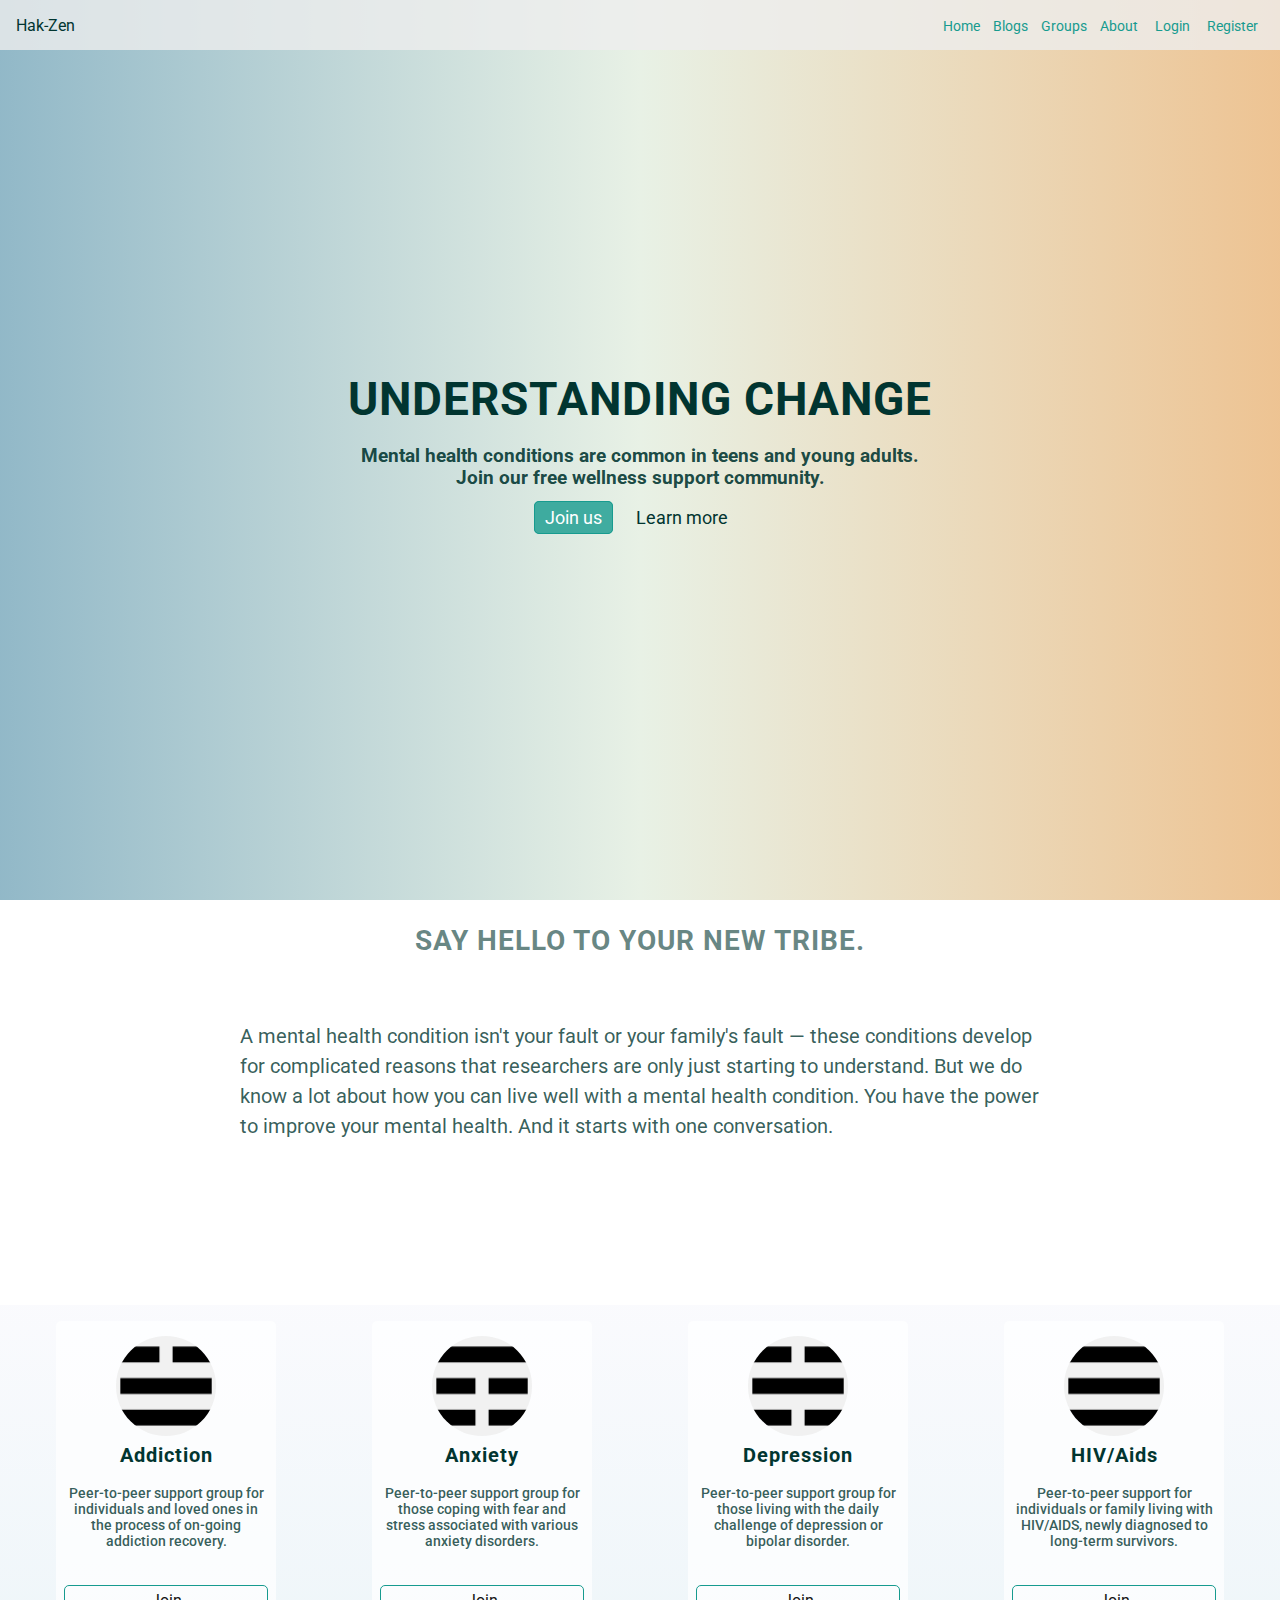
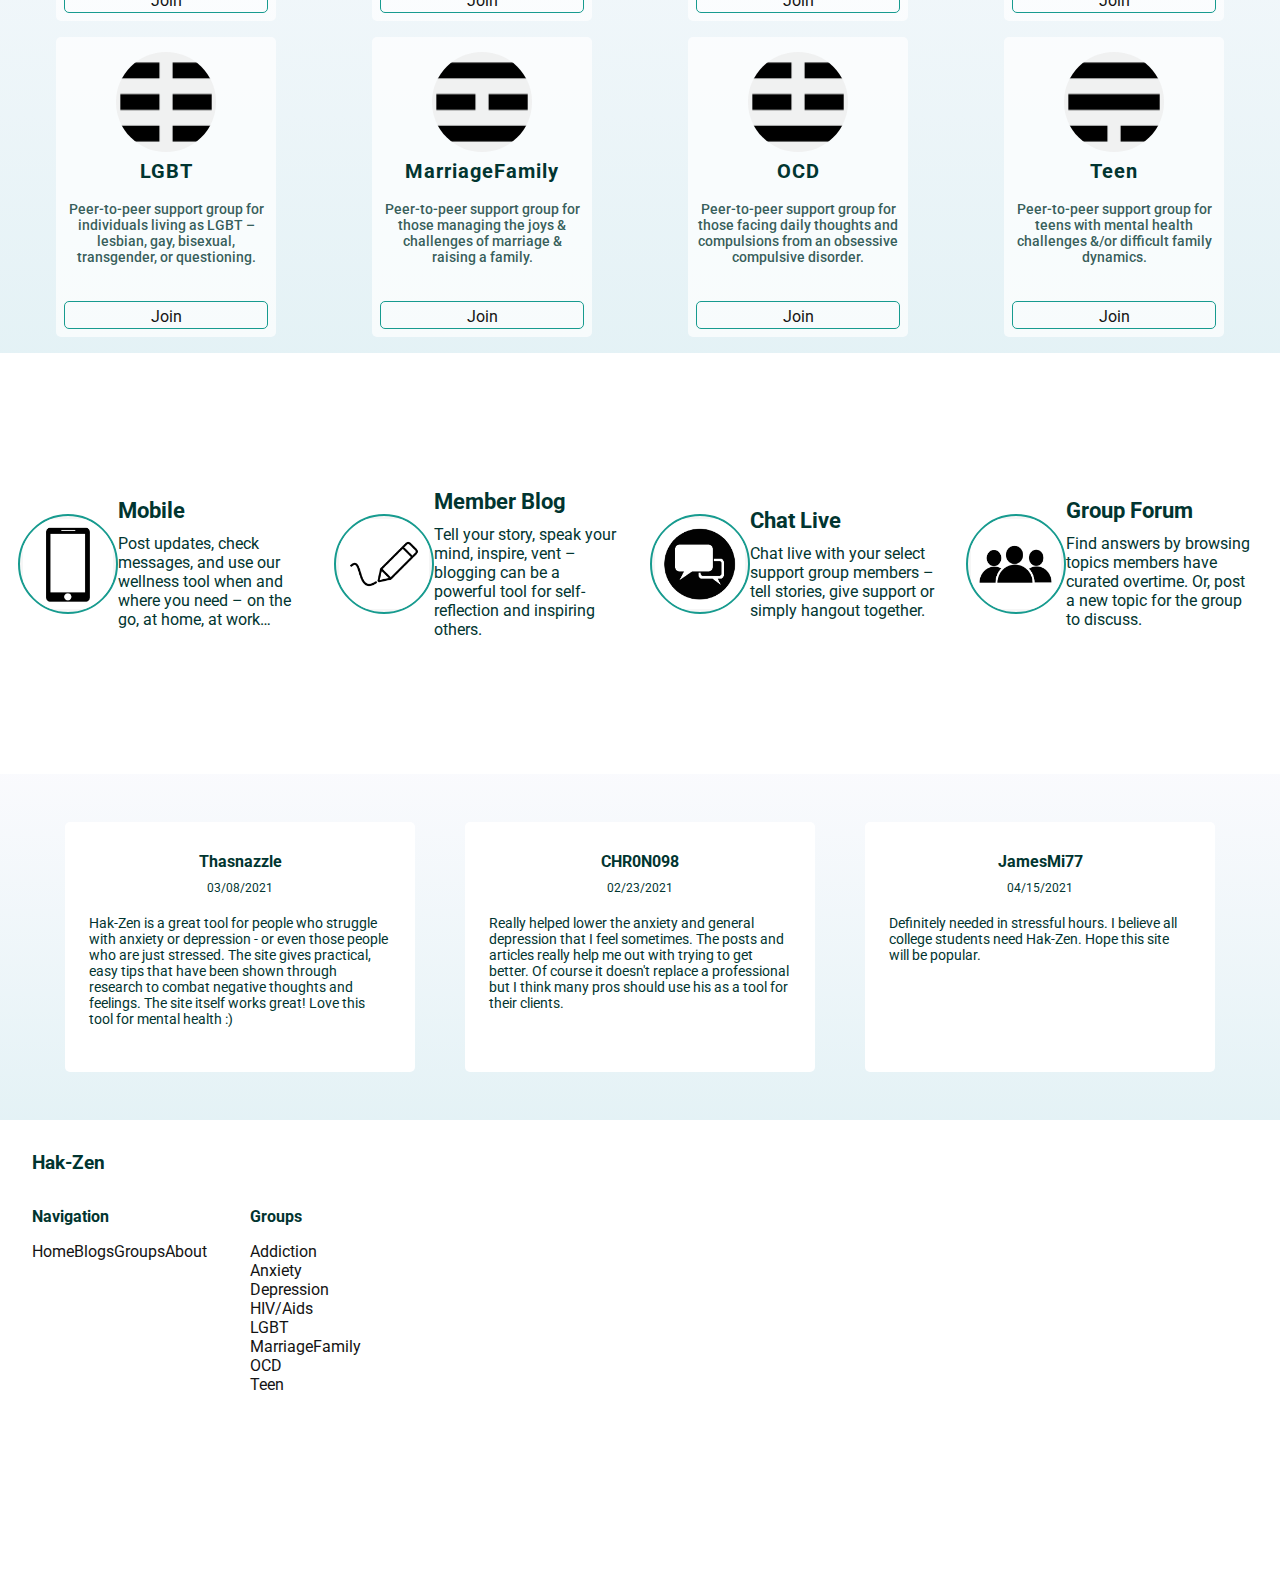
<file: high-style/index.html>
<!DOCTYPE html>
<html lang="en">
  <head>
    <meta charset="utf-8" />
    <meta
      name="viewport"
      content="width=device-width, initial-scale=1, shrink-to-fit=no"
    />

    <link
      rel="stylesheet"
      href="https://use.fontawesome.com/releases/v5.15.2/css/all.css"
      integrity="sha384-vSIIfh2YWi9wW0r9iZe7RJPrKwp6bG+s9QZMoITbCckVJqGCCRhc+ccxNcdpHuYu"
      crossorigin="anonymous"
    />
    <link rel="stylesheet" href="./style/main.css" />

    <title>Hak-Zen</title>
  </head>

  <!-- Hero -->

  <section class="hero-section">
    <header class="hero-header">
      <div class="logo">Hak-Zen</div>
      <div class="menu-box" id="menu">
        <i class="fas fa-bars"></i>
      </div>
      <ul class="nav">
        <li><a href="./index.html">Home</a></li>
        <li><a href="./blogs.html">Blogs</a></li>
        <li><a href="./groups.html">Groups</a></li>
        <li><a href="./about.html">About</a></li>

        <li class="btn">
          <a href="./login.html" #><i class="fas fa-sign-in-alt"></i>Login</a>
        </li>
        <li class="btn btn-primary">
          <a href="./signup.html"><i class="fas fa-user-plus"></i>Register </a>
        </li>
      </ul>
    </header>

    <div class="hero-container">
      <div class="hero-content">
        <h1 class="hero-text">Understanding Change</h1>
        <h3 class="hero-sub-text">
          Mental health conditions are common in teens and young adults. Join
          our free wellness support community.
        </h3>
        <div class="hero-action-container">
          <a class="hero-action" href="./signup.html">Join us</a>
          <a class="hero-sub-action" href="./about.html"
            >Learn more <i class="fas fa-chevron-circle-right"></i
          ></a>
        </div>
      </div>
    </div>
  </section>

  <section class="intro">
    <div class="intro-container">
      <h2>SAY HELLO TO YOUR NEW TRIBE.</h2>
      <p>
        A mental health condition isn't your fault or your family's fault —
        these conditions develop for complicated reasons that researchers are
        only just starting to understand. But we do know a lot about how you can
        live well with a mental health condition. You have the power to improve
        your mental health. And it starts with one conversation.
      </p>
    </div>
  </section>

  <!-- Groups -->

  <section class="groups">
    <div class="groups-container">
      <div class="card group-card">
        <div class="group-img">
          <img src="./images/da.png" alt="" />
        </div>
        <h4 class="card-title">Addiction</h4>
        <p class="card-content">
          Peer-to-peer support group for individuals and loved ones in the
          process of on-going addiction recovery.
        </p>

        <a href="./groups.html" class="card-action">Join</a>
      </div>

      <div class="card group-card">
        <div class="group-img">
          <img src="./images/gon.png" alt="" />
        </div>
        <h4 class="card-title">Anxiety</h4>
        <p class="card-content">
          Peer-to-peer support group for those coping with fear and stress
          associated with various anxiety disorders.
        </p>

        <a href="./groups.html" class="card-action">Join</a>
      </div>

      <div class="card group-card">
        <div class="group-img">
          <img src="./images/kan.png" alt="" />
        </div>
        <h4 class="card-title">Depression</h4>
        <p class="card-content">
          Peer-to-peer support group for those living with the daily challenge
          of depression or bipolar disorder.
        </p>

        <a href="./groups.html" class="card-action">Join</a>
      </div>

      <div class="card group-card">
        <div class="group-img">
          <img src="./images/ken.png" alt="" />
        </div>
        <h4 class="card-title">HIV/Aids</h4>
        <p class="card-content">
          Peer-to-peer support for individuals or family living with HIV/AIDS,
          newly diagnosed to long-term survivors.
        </p>

        <a href="./groups.html" class="card-action">Join</a>
      </div>

      <div class="card group-card">
        <div class="group-img">
          <img src="./images/kon.png" alt="" />
        </div>
        <h4 class="card-title">LGBT</h4>
        <p class="card-content">
          Peer-to-peer support group for individuals living as LGBT – lesbian,
          gay, bisexual, transgender, or questioning.
        </p>

        <a href="./groups.html" class="card-action">Join</a>
      </div>

      <div class="card group-card">
        <div class="group-img">
          <img src="./images/ri.png" alt="" />
        </div>
        <h4 class="card-title">MarriageFamily</h4>
        <p class="card-content">
          Peer-to-peer support group for those managing the joys & challenges of
          marriage & raising a family.
        </p>

        <a href="./groups.html" class="card-action">Join</a>
      </div>

      <div class="card group-card">
        <div class="group-img">
          <img src="./images/sin.png" alt="" />
        </div>
        <h4 class="card-title">OCD</h4>
        <p class="card-content">
          Peer-to-peer support group for those facing daily thoughts and
          compulsions from an obsessive compulsive disorder.
        </p>

        <a href="./groups.html" class="card-action">Join</a>
      </div>

      <div class="card group-card">
        <div class="group-img">
          <img src="./images/son.png" alt="" />
        </div>
        <h4 class="card-title">Teen</h4>
        <p class="card-content">
          Peer-to-peer support group for teens with mental health challenges
          &/or difficult family dynamics.
        </p>

        <a href="./groups.html" class="card-action">Join</a>
      </div>
    </div>
  </section>

  <!-- Features  -->

  <section class="features">
    <div class="features-container">
      <div class="card feature-card">
        <div class="card-img">
          <img src="./images/icon0-vector-671-01.jpg" alt="" />
        </div>
        <div class="card-content-box">
          <h4 class="card-title">Mobile</h4>
          <p class="card-content">
            Post updates, check messages, and use our wellness tool when and
            where you need – on the go, at home, at work…
          </p>
        </div>
      </div>
      <div class="card feature-card">
        <div class="card-img">
          <img src="./images/Education_(44).jpg" alt="" />
        </div>
        <div class="card-content-box">
          <h4 class="card-title">Member Blog</h4>
          <p class="card-content">
            Tell your story, speak your mind, inspire, vent – blogging can be a
            powerful tool for self-reflection and inspiring others.
          </p>
        </div>
      </div>
      <div class="card feature-card">
        <div class="card-img">
          <img src="./images/vector60-4338-01.jpg" alt="" />
        </div>
        <div class="card-content-box">
          <h4 class="card-title">Chat Live</h4>
          <p class="card-content">
            Chat live with your select support group members – tell stories,
            give support or simply hangout together.
          </p>
        </div>
      </div>
      <div class="card feature-card">
        <div class="card-img">
          <img src="./images/vector60-7915-01.jpg" alt="" />
        </div>
        <div class="card-content-box">
          <h4 class="card-title">Group Forum</h4>
          <p class="card-content">
            Find answers by browsing topics members have curated overtime. Or,
            post a new topic for the group to discuss.
          </p>
        </div>
      </div>
    </div>
  </section>

  <!-- User Review -->

  <section class="user-review">
    <div class="review-container">
      <div class="card reivew-card">
        <h4 class="card-title review-name">Thasnazzle</h4>
        <span class="review-date">03/08/2021</span>
        <p class="card-content">
          Hak-Zen is a great tool for people who struggle with anxiety or
          depression - or even those people who are just stressed. The site
          gives practical, easy tips that have been shown through research to
          combat negative thoughts and feelings. The site itself works great!
          Love this tool for mental health :)
        </p>
      </div>
      <div class="card reivew-card">
        <h4 class="card-title review-name">CHR0N098</h4>
        <span class="review-date">02/23/2021</span>
        <p class="card-content">
          Really helped lower the anxiety and general depression that I feel
          sometimes. The posts and articles really help me out with trying to
          get better. Of course it doesn't replace a professional but I think
          many pros should use his as a tool for their clients.
        </p>
      </div>
      <div class="card reivew-card">
        <h4 class="card-title review-name">JamesMi77</h4>
        <span class="review-date">04/15/2021</span>
        <p class="card-content">
          Definitely needed in stressful hours. I believe all college students
          need Hak-Zen. Hope this site will be popular.
        </p>
      </div>
    </div>
  </section>

  <footer>
    <div class="info-container">
      <div class="info-col footer-logo">
        <h3>Hak-Zen</h3>
      </div>
      <div class="info-col footer-navigation">
        <h4>Navigation</h4>
        <ul>
          <li><a href="index.html">Home</a></li>
          <li><a href="blogs.html">Blogs</a></li>
          <li><a href="groups.html">Groups</a></li>
          <li><a href="about.html">About</a></li>
        </ul>
      </div>
      <div class="info-col footer-groups">
        <h4>Groups</h4>
        <ul>
          <li><a href="./groups.html">Addiction</a></li>
          <li><a href="./groups.html">Anxiety </a></li>
          <li><a href="./groups.html">Depression</a></li>
          <li><a href="./groups.html">HIV/Aids</a></li>
          <li><a href="./groups.html">LGBT</a></li>
          <li><a href="./groups.html">MarriageFamily</a></li>
          <li><a href="./groups.html">OCD</a></li>
          <li><a href="./groups.html">Teen</a></li>
        </ul>
      </div>
    </div>
  </footer>

  <body>
    <script
      src="https://code.jquery.com/jquery-3.5.1.slim.min.js"
      integrity="sha384-DfXdz2htPH0lsSSs5nCTpuj/zy4C+OGpamoFVy38MVBnE+IbbVYUew+OrCXaRkfj"
      crossorigin="anonymous"
    ></script>

    <script>
      $("#menu").click(() => {
        $(".nav").toggleClass("active");
      });
    </script>
  </body>
</html>
</file>
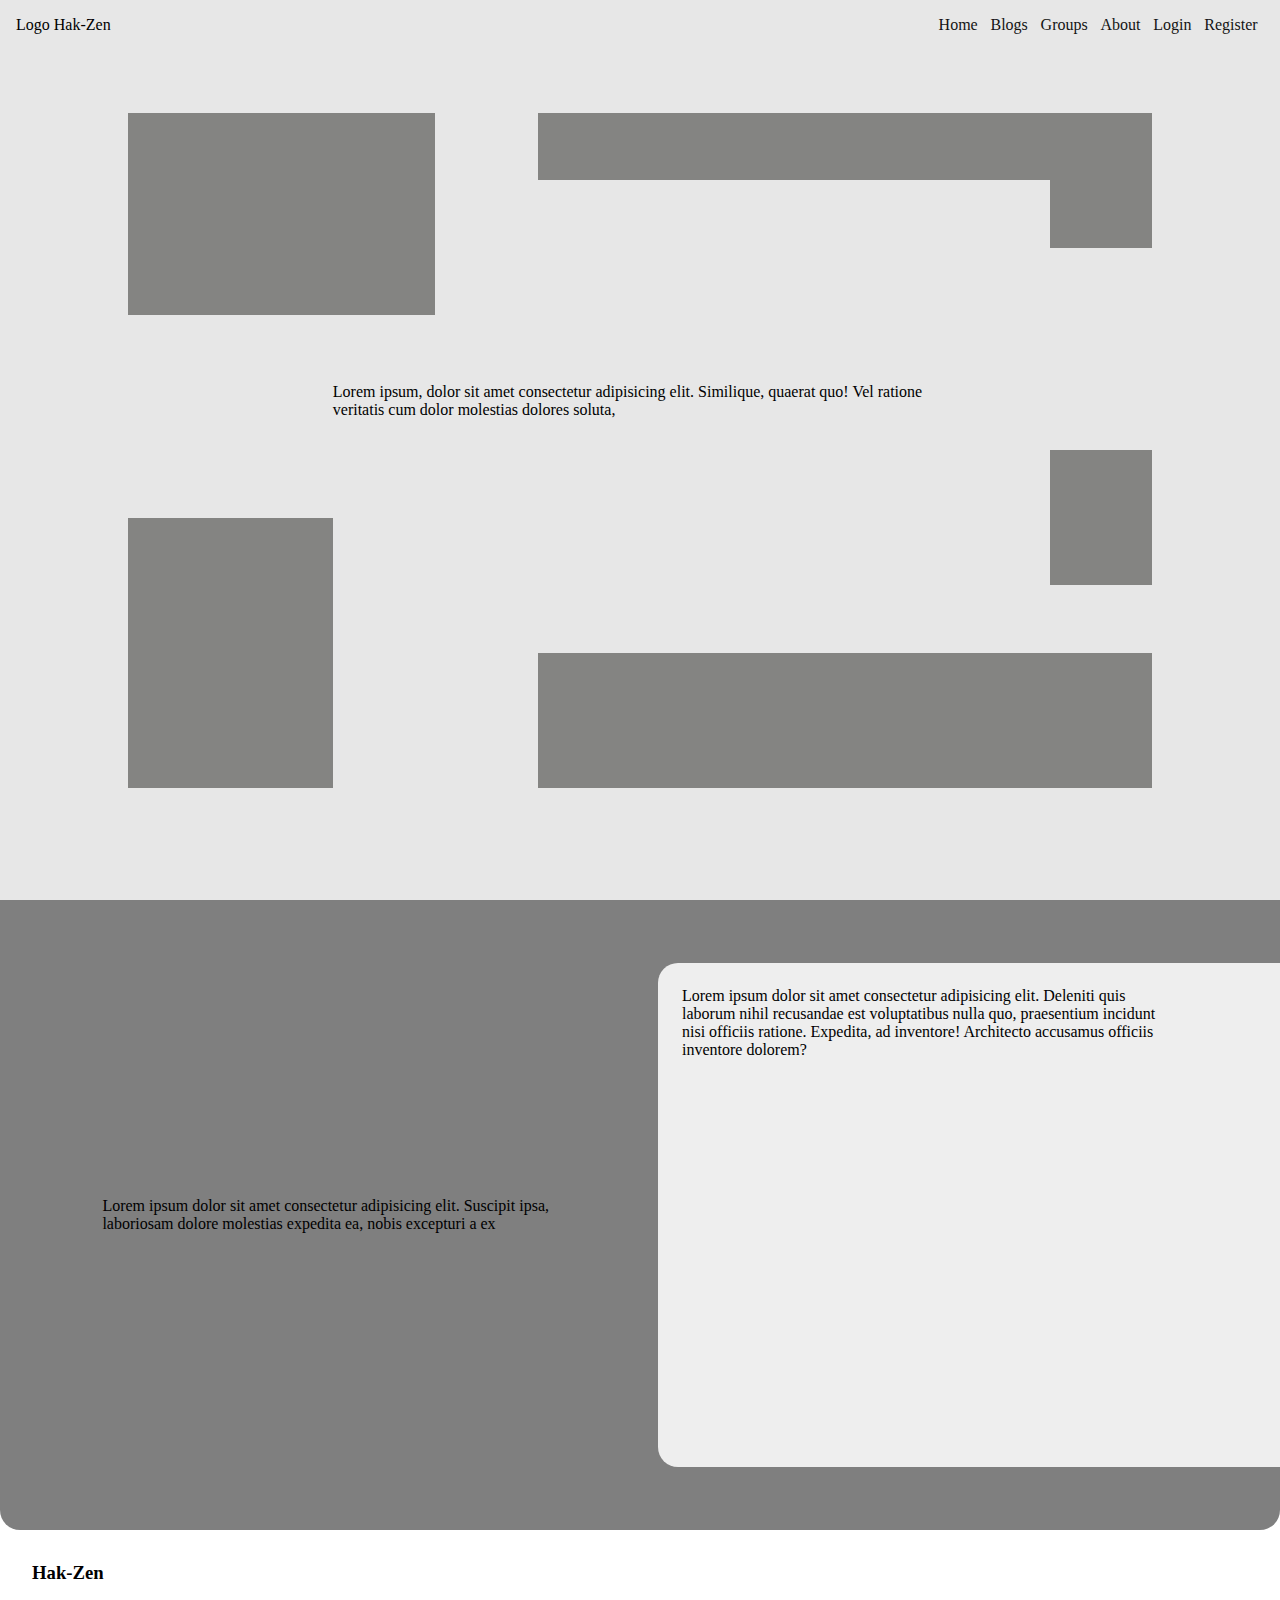
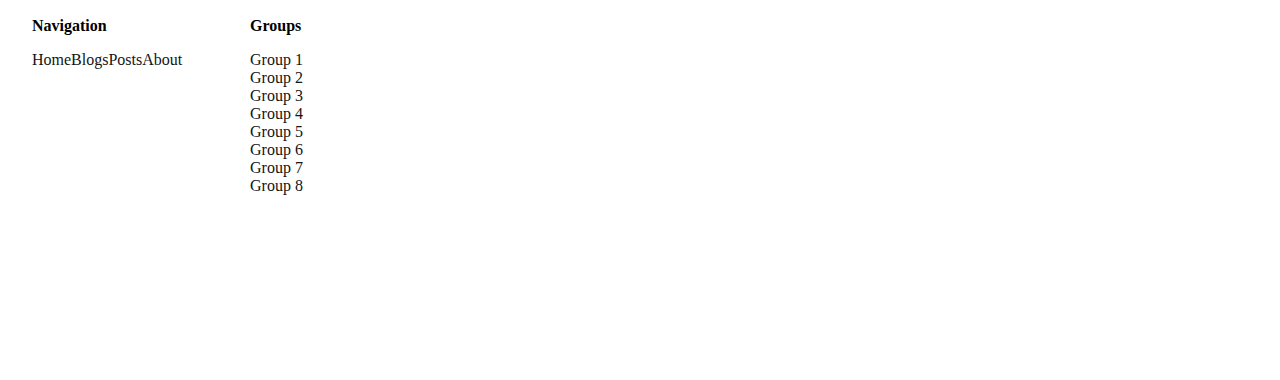
<file: about.html>
<!DOCTYPE html>
<html lang="en">
  <head>
    <meta charset="UTF-8" />
    <meta name="viewport" content="width=device-width, initial-scale=1.0" />
    <title>Hak-Zen</title>
    <link rel="stylesheet" href="./style/main.css" />
    <link rel="stylesheet" href="./style/about.css" />
    <link
      rel="stylesheet"
      href="https://use.fontawesome.com/releases/v5.15.2/css/all.css"
      integrity="sha384-vSIIfh2YWi9wW0r9iZe7RJPrKwp6bG+s9QZMoITbCckVJqGCCRhc+ccxNcdpHuYu"
      crossorigin="anonymous"
    />
  </head>
  <body>
    <section class="hero-section">
      <header class="hero-header">
        <div class="logo">Logo Hak-Zen</div>
        <div class="menu-box" id="menu">
          <i class="fas fa-bars"></i>
        </div>
        <ul class="nav">
          <li><a href="./index.html">Home</a></li>
          <li><a href="./blogs.html">Blogs</a></li>
          <li><a href="./groups.html">Groups</a></li>
          <li><a href="./about.html">About</a></li>

          <li class="btn">
            <a href="./login.html"><i class="fas fa-sign-in-alt"></i>Login</a>
          </li>
          <li class="btn btn-primary">
            <a href="./signup.html"
              ><i class="fas fa-user-plus"></i>Register
            </a>
          </li>
        </ul>
      </header>

      <div class="about-hero-container">
        <div id="imageBox1"></div>
        <div id="imageBox2"></div>
        <div id="imageBox3"></div>
        <div id="imageBox4"></div>
        <div id="imageBox5"></div>
        <div id="imageBox6"></div>
        <div id="aboutContainer">
          <p>
            Lorem ipsum, dolor sit amet consectetur adipisicing elit. Similique,
            quaerat quo! Vel ratione veritatis cum dolor molestias dolores
            soluta,
          </p>
        </div>
      </div>
    </section>

    <section class="about-section">
      <div class="about-slogan">
        <span class="slogan">
          Lorem ipsum dolor sit amet consectetur adipisicing elit. Suscipit
          ipsa, laboriosam dolore molestias expedita ea, nobis excepturi a ex
        </span>
      </div>
      <div class="about-main">
        <p class="about-content">
          Lorem ipsum dolor sit amet consectetur adipisicing elit. Deleniti quis
          laborum nihil recusandae est voluptatibus nulla quo, praesentium
          incidunt nisi officiis ratione. Expedita, ad inventore! Architecto
          accusamus officiis inventore dolorem?
        </p>
      </div>
    </section>

    <footer>
      <div class="info-container">
        <div class="info-col footer-logo">
          <h3>Hak-Zen</h3>
        </div>
        <div class="info-col footer-navigation">
          <h4>Navigation</h4>
          <ul>
            <li><a href="">Home</a></li>
            <li><a href="">Blogs</a></li>
            <li><a href="">Posts</a></li>
            <li><a href="">About</a></li>
          </ul>
        </div>
        <div class="info-col footer-groups">
          <h4>Groups</h4>
          <ul>
            <li><a href="">Group 1</a></li>
            <li><a href="">Group 2</a></li>
            <li><a href="">Group 3</a></li>
            <li><a href="">Group 4</a></li>
            <li><a href="">Group 5</a></li>
            <li><a href="">Group 6</a></li>
            <li><a href="">Group 7</a></li>
            <li><a href="">Group 8</a></li>
          </ul>
        </div>
      </div>
    </footer>
    <script
      src="https://code.jquery.com/jquery-3.5.1.slim.min.js"
      integrity="sha384-DfXdz2htPH0lsSSs5nCTpuj/zy4C+OGpamoFVy38MVBnE+IbbVYUew+OrCXaRkfj"
      crossorigin="anonymous"
    ></script>
    <script>
      $("#menu").click(() => {
        $(".nav").toggleClass("active");
      });
    </script>
  </body>
</html>
</file>
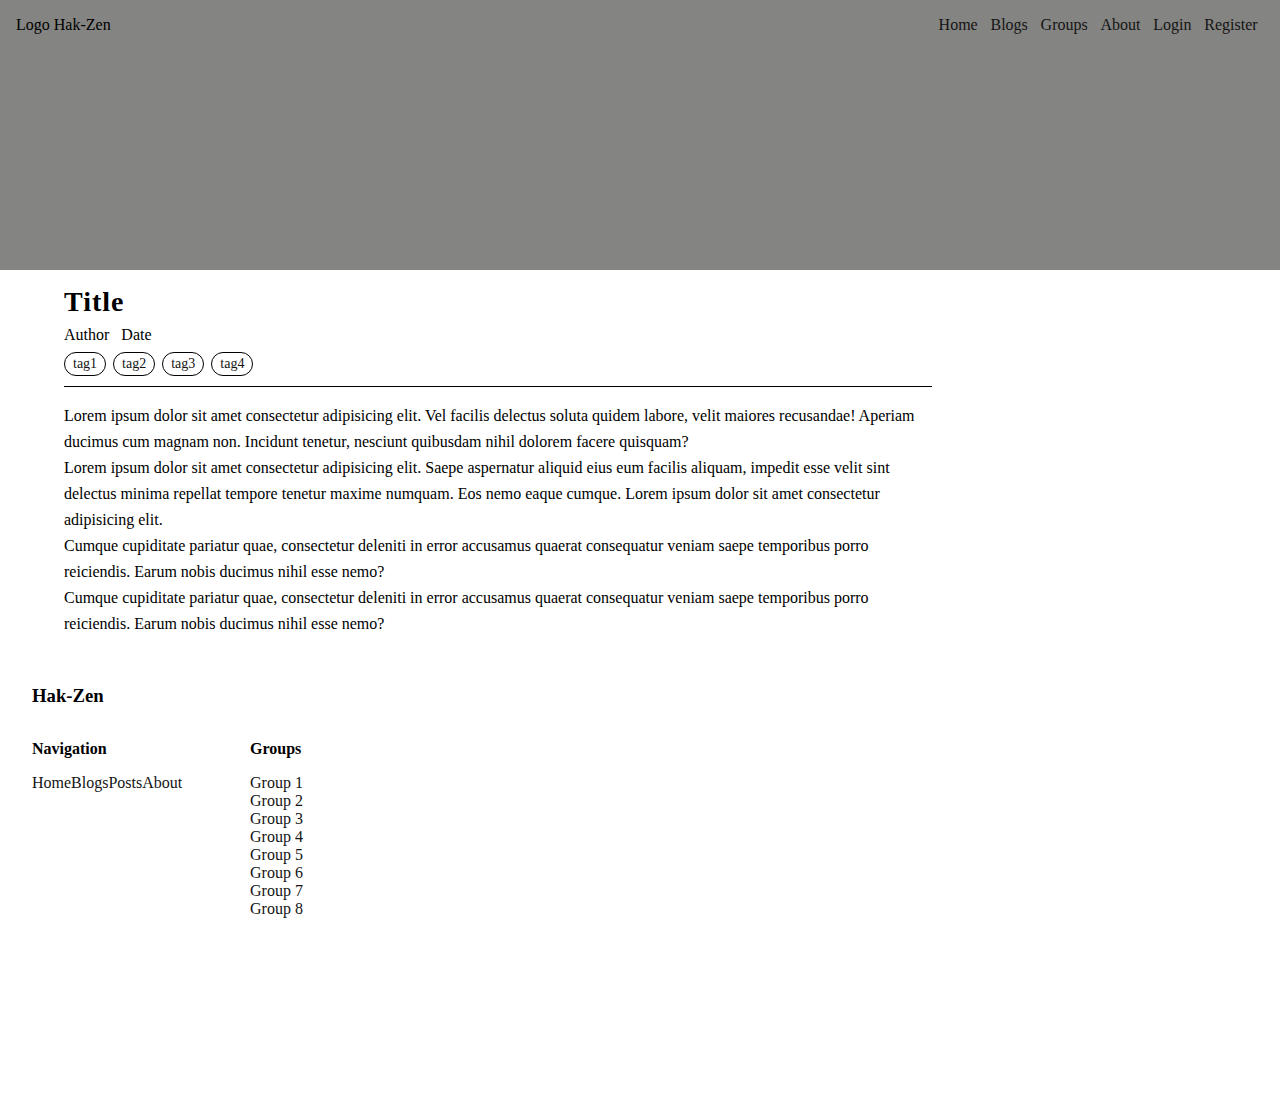
<file: blog.html>
<!DOCTYPE html>
<html lang="en">
  <head>
    <meta charset="UTF-8" />
    <meta name="viewport" content="width=device-width, initial-scale=1.0" />
    <title>Hak-Zen</title>
    <link rel="stylesheet" href="./style/main.css" />
    <link rel="stylesheet" href="./style/blog.css" />
    <link
      rel="stylesheet"
      href="https://use.fontawesome.com/releases/v5.15.2/css/all.css"
      integrity="sha384-vSIIfh2YWi9wW0r9iZe7RJPrKwp6bG+s9QZMoITbCckVJqGCCRhc+ccxNcdpHuYu"
      crossorigin="anonymous"
    />
  </head>
  <body>
    <section class="hero-section">
      <header class="hero-header">
        <div class="logo">Logo Hak-Zen</div>
        <div class="menu-box" id="menu">
          <i class="fas fa-bars"></i>
        </div>
        <ul class="nav">
          <li><a href="./index.html">Home</a></li>
          <li><a href="./blogs.html">Blogs</a></li>
          <li><a href="./groups.html">Groups</a></li>
          <li><a href="./about.html">About</a></li>

          <li class="btn">
            <a href="./login.html"><i class="fas fa-sign-in-alt"></i>Login</a>
          </li>
          <li class="btn btn-primary">
            <a href="./signup.html"
              ><i class="fas fa-user-plus"></i>Register
            </a>
          </li>
        </ul>
      </header>
    </section>

    <section class="blog-section">
      <div class="blog-info">
        <h1 class="blog-title">Title</h1>
        <span class="blog-author">Author</span>
        <span class="blog-author">Date</span>
        <p class="blog-tags">
          <a href="" class="blog-tag">tag1</a>
          <a href="" class="blog-tag">tag2</a>
          <a href="" class="blog-tag">tag3</a>
          <a href="" class="blog-tag">tag4</a>
        </p>
      </div>
      <div class="blog-content">
        <p>
          Lorem ipsum dolor sit amet consectetur adipisicing elit. Vel facilis
          delectus soluta quidem labore, velit maiores recusandae! Aperiam
          ducimus cum magnam non. Incidunt tenetur, nesciunt quibusdam nihil
          dolorem facere quisquam?
        </p>
        <p>
          Lorem ipsum dolor sit amet consectetur adipisicing elit. Saepe
          aspernatur aliquid eius eum facilis aliquam, impedit esse velit sint
          delectus minima repellat tempore tenetur maxime numquam. Eos nemo
          eaque cumque. Lorem ipsum dolor sit amet consectetur adipisicing elit.
        </p>
        <p>
          Cumque cupiditate pariatur quae, consectetur deleniti in error
          accusamus quaerat consequatur veniam saepe temporibus porro
          reiciendis. Earum nobis ducimus nihil esse nemo?
        </p>
        <p>
          Cumque cupiditate pariatur quae, consectetur deleniti in error
          accusamus quaerat consequatur veniam saepe temporibus porro
          reiciendis. Earum nobis ducimus nihil esse nemo?
        </p>
      </div>
    </section>

    <footer>
      <div class="info-container">
        <div class="info-col footer-logo">
          <h3>Hak-Zen</h3>
        </div>
        <div class="info-col footer-navigation">
          <h4>Navigation</h4>
          <ul>
            <li><a href="">Home</a></li>
            <li><a href="">Blogs</a></li>
            <li><a href="">Posts</a></li>
            <li><a href="">About</a></li>
          </ul>
        </div>
        <div class="info-col footer-groups">
          <h4>Groups</h4>
          <ul>
            <li><a href="">Group 1</a></li>
            <li><a href="">Group 2</a></li>
            <li><a href="">Group 3</a></li>
            <li><a href="">Group 4</a></li>
            <li><a href="">Group 5</a></li>
            <li><a href="">Group 6</a></li>
            <li><a href="">Group 7</a></li>
            <li><a href="">Group 8</a></li>
          </ul>
        </div>
      </div>
    </footer>
    <script
      src="https://code.jquery.com/jquery-3.5.1.slim.min.js"
      integrity="sha384-DfXdz2htPH0lsSSs5nCTpuj/zy4C+OGpamoFVy38MVBnE+IbbVYUew+OrCXaRkfj"
      crossorigin="anonymous"
    ></script>
    <script>
      $("#menu").click(() => {
        $(".nav").toggleClass("active");
      });

      function renderGroup(event, keyword) {
        event.preventDefault();

        let groupItem = groups[keyword];
        document.body.scrollTop = 0; // For Safari
        document.documentElement.scrollTop = 0; // For Chrome, Firefox, IE and Opera

        $(".groups-list").css("display", "block");

        $(".groups").addClass("fade-out");
        $(".groups").addClass("none");

        $(".group-name").text(groupItem.name);
        $(".intro-title").text(groupItem.title);
        $(".intro-content").text(groupItem.content);
      }

      function renderFilterTag(event, keyword) {
        event.preventDefault();
      }

      let groups = {
        group1: {
          name: "group1",
          title: "title 1",
          content:
            " Iure libero deleniti, temporibus vero earum iste consequatur. Lorem ipsum dolor sit amet, consectetur adipisicing elit. Fugiat, aliquid, quae minima dolores quasi amet voluptatibus doloremque repellat voluptas, ipsum eum ipsam nemo temporibus laborum vitae impedit magni suscipit porro?",
        },
        group2: {
          name: "group2",
          title: "title 2",
          content:
            " Iure libero deleniti, temporibus vero earum iste consequatur. Lorem ipsum dolor sit amet, consectetur adipisicing elit. Fugiat, aliquid, quae minima dolores quasi amet voluptatibus doloremque repellat voluptas, ipsum eum ipsam nemo temporibus laborum vitae impedit magni suscipit porro?",
        },
        group3: {
          name: "group3",
          title: "title 3",
          content:
            " Iure libero deleniti, temporibus vero earum iste consequatur. Lorem ipsum dolor sit amet, consectetur adipisicing elit. Fugiat, aliquid, quae minima dolores quasi amet voluptatibus doloremque repellat voluptas, ipsum eum ipsam nemo temporibus laborum vitae impedit magni suscipit porro?",
        },

        group4: {
          name: "group4",
          title: "title 4",
          content:
            " Iure libero deleniti, temporibus vero earum iste consequatur. Lorem ipsum dolor sit amet, consectetur adipisicing elit. Fugiat, aliquid, quae minima dolores quasi amet voluptatibus doloremque repellat voluptas, ipsum eum ipsam nemo temporibus laborum vitae impedit magni suscipit porro?",
        },
        group5: {
          name: "group5",
          title: "title 5",
          content:
            " Iure libero deleniti, temporibus vero earum iste consequatur. Lorem ipsum dolor sit amet, consectetur adipisicing elit. Fugiat, aliquid, quae minima dolores quasi amet voluptatibus doloremque repellat voluptas, ipsum eum ipsam nemo temporibus laborum vitae impedit magni suscipit porro?",
        },
        group6: {
          name: "group6",
          title: "title 6",
          content:
            " Iure libero deleniti, temporibus vero earum iste consequatur. Lorem ipsum dolor sit amet, consectetur adipisicing elit. Fugiat, aliquid, quae minima dolores quasi amet voluptatibus doloremque repellat voluptas, ipsum eum ipsam nemo temporibus laborum vitae impedit magni suscipit porro?",
        },
        group7: {
          name: "group7",
          title: "title 7",
          content:
            " Iure libero deleniti, temporibus vero earum iste consequatur. Lorem ipsum dolor sit amet, consectetur adipisicing elit. Fugiat, aliquid, quae minima dolores quasi amet voluptatibus doloremque repellat voluptas, ipsum eum ipsam nemo temporibus laborum vitae impedit magni suscipit porro?",
        },

        group8: {
          name: "group8",
          title: "title 8",
          content:
            " Iure libero deleniti, temporibus vero earum iste consequatur. Lorem ipsum dolor sit amet, consectetur adipisicing elit. Fugiat, aliquid, quae minima dolores quasi amet voluptatibus doloremque repellat voluptas, ipsum eum ipsam nemo temporibus laborum vitae impedit magni suscipit porro?",
        },
      };
    </script>
  </body>
</html>
</file>
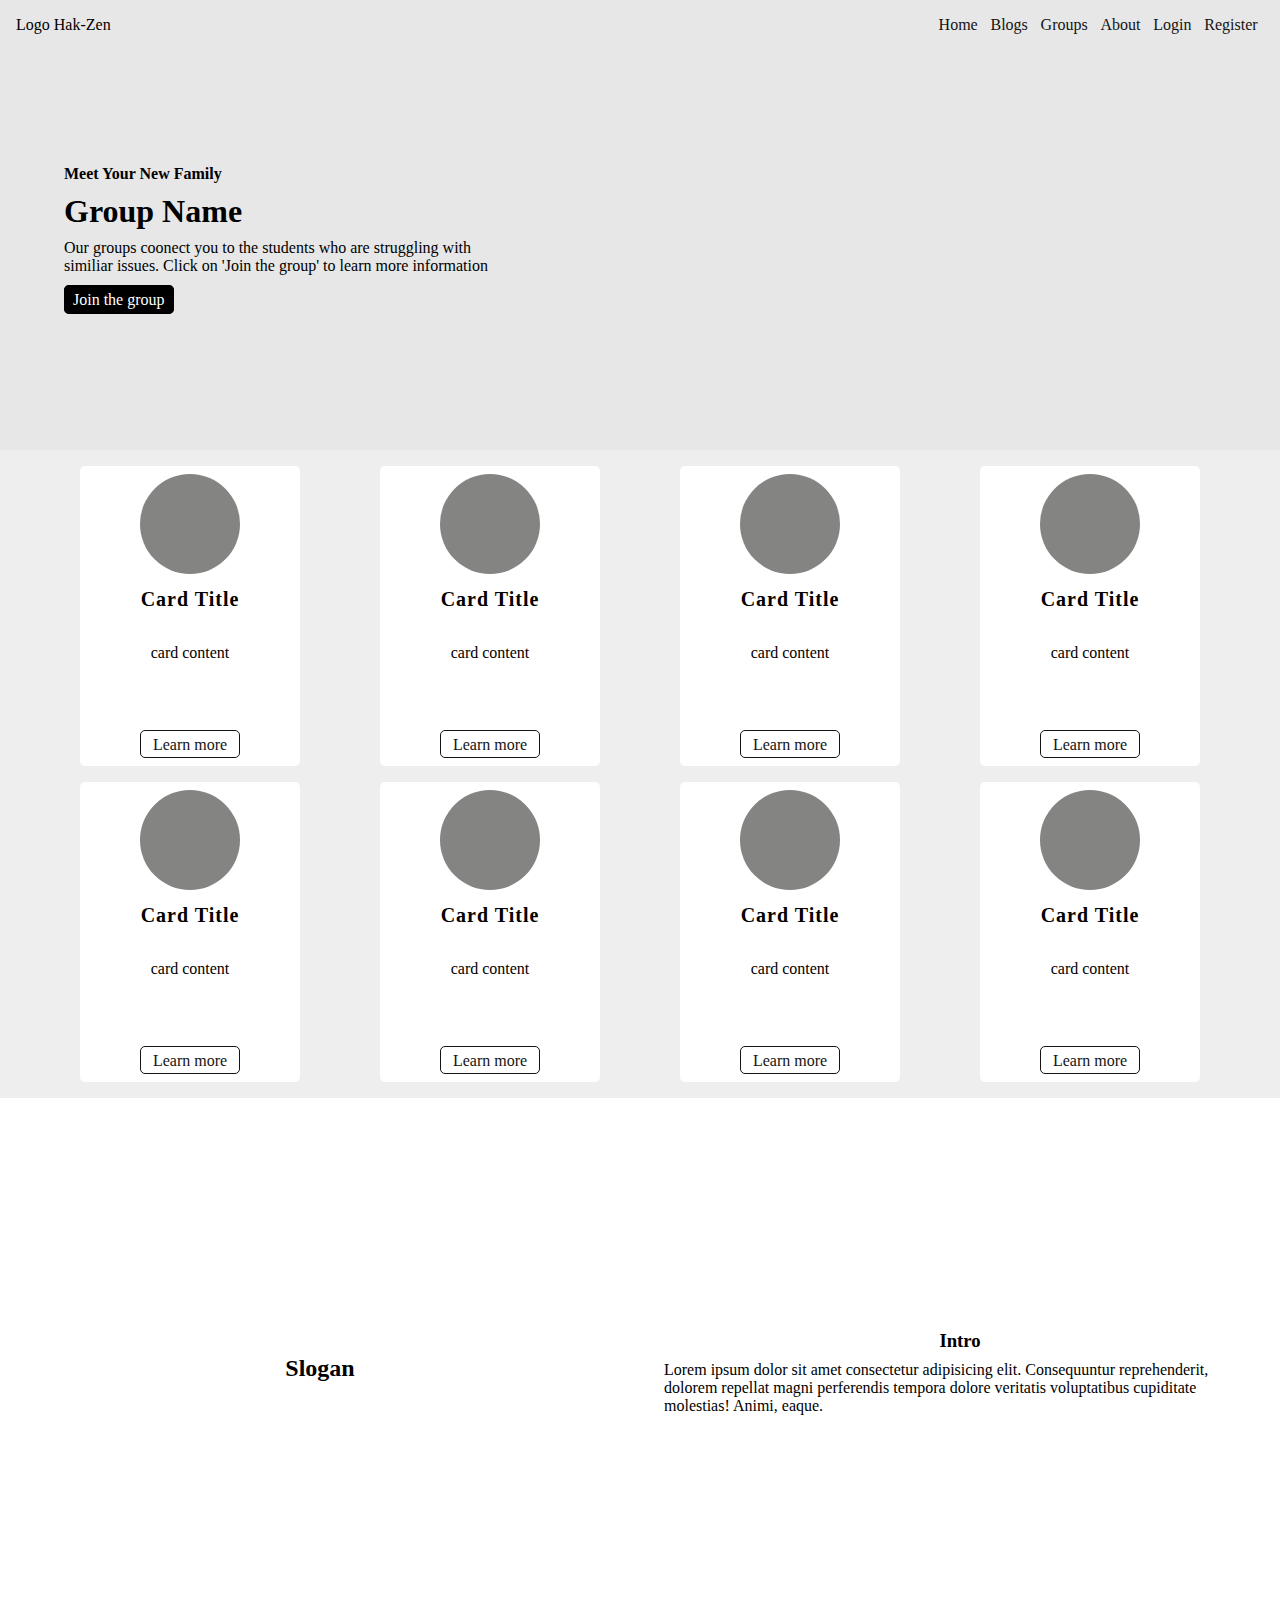
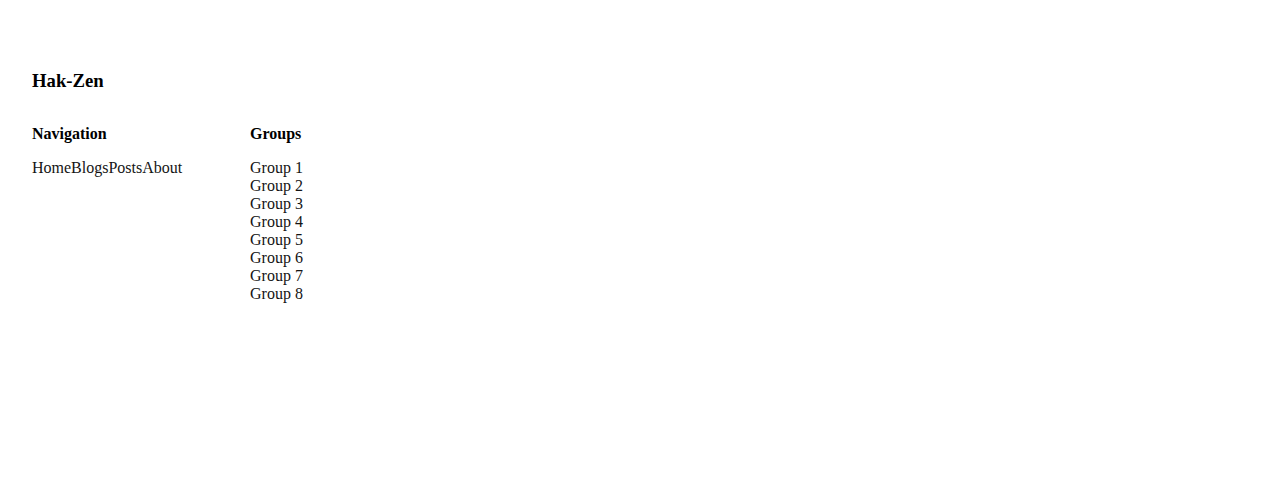
<file: groups.html>
<!DOCTYPE html>
<html lang="en">
  <head>
    <meta charset="UTF-8" />
    <meta name="viewport" content="width=device-width, initial-scale=1.0" />
    <title>Hak-Zen</title>
    <link rel="stylesheet" href="./style/main.css" />
    <link rel="stylesheet" href="./style/groups.css" />
    <link
      rel="stylesheet"
      href="https://use.fontawesome.com/releases/v5.15.2/css/all.css"
      integrity="sha384-vSIIfh2YWi9wW0r9iZe7RJPrKwp6bG+s9QZMoITbCckVJqGCCRhc+ccxNcdpHuYu"
      crossorigin="anonymous"
    />
  </head>
  <body>
    <section class="hero-section">
      <header class="hero-header">
        <div class="logo">Logo Hak-Zen</div>
        <div class="menu-box" id="menu">
          <i class="fas fa-bars"></i>
        </div>
        <ul class="nav">
          <li><a href="./index.html">Home</a></li>
          <li><a href="./blogs.html">Blogs</a></li>
          <li><a href="./groups.html">Groups</a></li>
          <li><a href="./about.html">About</a></li>

          <li class="btn">
            <a href="./login.html"><i class="fas fa-sign-in-alt"></i>Login</a>
          </li>
          <li class="btn btn-primary">
            <a href="./signup.html"
              ><i class="fas fa-user-plus"></i>Register
            </a>
          </li>
        </ul>
      </header>

      <div class="group-hero-container">
        <div class="group-hero-content">
          <h2>Meet Your New Family</h2>
          <h1 class="group-name">Group Name</h1>
          <p class="group-text">
            Our groups coonect you to the students who are struggling with
            similiar issues. Click on 'Join the group' to learn more information
          </p>
          <a class="group-btn" href="./login.html">Join the group</a>
        </div>
      </div>
    </section>

    <section class="groups">
      <div class="groups-container">
        <div class="card group-card">
          <div class="group-img">
            <img src="./images/hero-image-sample.jpg" alt="" />
          </div>
          <h4 class="card-title">card title</h4>
          <p class="card-content">card content</p>

          <a
            href="#"
            class="card-action group-action"
            onclick="renderGroup(event, 'group1')"
            >Learn more</a
          >
        </div>

        <div class="card group-card">
          <div class="group-img">
            <img src="./images/hero-image-sample.jpg" alt="" />
          </div>
          <h4 class="card-title">card title</h4>
          <p class="card-content">card content</p>

          <a
            href="#"
            class="card-action group-action"
            onclick="renderGroup(event, 'group2')"
            >Learn more</a
          >
        </div>

        <div class="card group-card">
          <div class="group-img">
            <img src="./images/hero-image-sample.jpg" alt="" />
          </div>
          <h4 class="card-title">card title</h4>
          <p class="card-content">card content</p>

          <a
            href="#"
            class="card-action group-action"
            onclick="renderGroup(event, 'group3')"
            >Learn more</a
          >
        </div>

        <div class="card group-card">
          <div class="group-img">
            <img src="./images/hero-image-sample.jpg" alt="" />
          </div>
          <h4 class="card-title">card title</h4>
          <p class="card-content">card content</p>

          <a
            href="#"
            class="card-action group-action"
            onclick="renderGroup(event, 'group4')"
            >Learn more</a
          >
        </div>

        <div class="card group-card">
          <div class="group-img">
            <img src="./images/hero-image-sample.jpg" alt="" />
          </div>
          <h4 class="card-title">card title</h4>
          <p class="card-content">card content</p>

          <a
            href="#"
            class="card-action group-action"
            onclick="renderGroup(event, 'group5')"
            >Learn more</a
          >
        </div>

        <div class="card group-card">
          <div class="group-img">
            <img src="./images/hero-image-sample.jpg" alt="" />
          </div>
          <h4 class="card-title">card title</h4>
          <p class="card-content">card content</p>

          <a
            href="#"
            class="card-action group-action"
            onclick="renderGroup(event, 'group6')"
            >Learn more</a
          >
        </div>

        <div class="card group-card">
          <div class="group-img">
            <img src="./images/hero-image-sample.jpg" alt="" />
          </div>
          <h4 class="card-title">card title</h4>
          <p class="card-content">card content</p>

          <a
            href="#"
            class="card-action group-action"
            onclick="renderGroup(event, 'group7')"
            >Learn more</a
          >
        </div>

        <div class="card group-card">
          <div class="group-img">
            <img src="./images/hero-image-sample.jpg" alt="" />
          </div>
          <h4 class="card-title">card title</h4>
          <p class="card-content">card content</p>

          <a
            href="#"
            class="card-action group-action"
            onclick="renderGroup(event, 'group8')"
            >Learn more</a
          >
        </div>
      </div>
    </section>

    <section class="group-info">
      <div class="group-info-container">
        <div class="intro-side">
          <h2>Slogan</h2>
        </div>
        <div class="intro-main">
          <h3 class="intro-title">Intro</h3>
          <p class="intro-content">
            Lorem ipsum dolor sit amet consectetur adipisicing elit.
            Consequuntur reprehenderit, dolorem repellat magni perferendis
            tempora dolore veritatis voluptatibus cupiditate molestias! Animi,
            eaque.
          </p>
        </div>
      </div>
    </section>

    <ul class="groups-list">
      <li>
        <div class="group-img">
          <img src="./images/hero-image-sample.jpg" alt="" />
        </div>
        <a href="">Group 1</a>
      </li>
      <li>
        <div class="group-img">
          <img src="./images/hero-image-sample.jpg" alt="" />
        </div>
        <a href="">Group 2</a>
      </li>
      <li>
        <div class="group-img">
          <img src="./images/hero-image-sample.jpg" alt="" />
        </div>
        <a href="">Group 3</a>
      </li>
      <li>
        <div class="group-img">
          <img src="./images/hero-image-sample.jpg" alt="" />
        </div>
        <a href="">Group 4</a>
      </li>
      <li>
        <div class="group-img">
          <img src="./images/hero-image-sample.jpg" alt="" />
        </div>
        <a href="">Group 5</a>
      </li>
      <li>
        <div class="group-img">
          <img src="./images/hero-image-sample.jpg" alt="" />
        </div>
        <a href="">Group 6</a>
      </li>
      <li>
        <div class="group-img">
          <img src="./images/hero-image-sample.jpg" alt="" />
        </div>
        <a href="">Group 7</a>
      </li>
      <li>
        <div class="group-img">
          <img src="./images/hero-image-sample.jpg" alt="" />
        </div>
        <a href="">Group 8</a>
      </li>
    </ul>

    <footer>
      <div class="info-container">
        <div class="info-col footer-logo">
          <h3>Hak-Zen</h3>
        </div>
        <div class="info-col footer-navigation">
          <h4>Navigation</h4>
          <ul>
            <li><a href="">Home</a></li>
            <li><a href="">Blogs</a></li>
            <li><a href="">Posts</a></li>
            <li><a href="">About</a></li>
          </ul>
        </div>
        <div class="info-col footer-groups">
          <h4>Groups</h4>
          <ul>
            <li><a href="">Group 1</a></li>
            <li><a href="">Group 2</a></li>
            <li><a href="">Group 3</a></li>
            <li><a href="">Group 4</a></li>
            <li><a href="">Group 5</a></li>
            <li><a href="">Group 6</a></li>
            <li><a href="">Group 7</a></li>
            <li><a href="">Group 8</a></li>
          </ul>
        </div>
      </div>
    </footer>
    <script
      src="https://code.jquery.com/jquery-3.5.1.slim.min.js"
      integrity="sha384-DfXdz2htPH0lsSSs5nCTpuj/zy4C+OGpamoFVy38MVBnE+IbbVYUew+OrCXaRkfj"
      crossorigin="anonymous"
    ></script>
    <script>
      $("#menu").click(() => {
        $(".nav").toggleClass("active");
      });

      function renderGroup(event, keyword) {
        event.preventDefault();

        let groupItem = groups[keyword];
        document.body.scrollTop = 0; // For Safari
        document.documentElement.scrollTop = 0; // For Chrome, Firefox, IE and Opera

        $(".groups-list").css("display", "block");

        $(".groups").addClass("fade-out");
        $(".groups").addClass("none");

        $(".group-name").text(groupItem.name);
        $(".intro-title").text(groupItem.title);
        $(".intro-content").text(groupItem.content);
      }

      let groups = {
        group1: {
          name: "group1",
          title: "title 1",
          content:
            " Iure libero deleniti, temporibus vero earum iste consequatur. Lorem ipsum dolor sit amet, consectetur adipisicing elit. Fugiat, aliquid, quae minima dolores quasi amet voluptatibus doloremque repellat voluptas, ipsum eum ipsam nemo temporibus laborum vitae impedit magni suscipit porro?",
        },
        group2: {
          name: "group2",
          title: "title 2",
          content:
            " Iure libero deleniti, temporibus vero earum iste consequatur. Lorem ipsum dolor sit amet, consectetur adipisicing elit. Fugiat, aliquid, quae minima dolores quasi amet voluptatibus doloremque repellat voluptas, ipsum eum ipsam nemo temporibus laborum vitae impedit magni suscipit porro?",
        },
        group3: {
          name: "group3",
          title: "title 3",
          content:
            " Iure libero deleniti, temporibus vero earum iste consequatur. Lorem ipsum dolor sit amet, consectetur adipisicing elit. Fugiat, aliquid, quae minima dolores quasi amet voluptatibus doloremque repellat voluptas, ipsum eum ipsam nemo temporibus laborum vitae impedit magni suscipit porro?",
        },

        group4: {
          name: "group4",
          title: "title 4",
          content:
            " Iure libero deleniti, temporibus vero earum iste consequatur. Lorem ipsum dolor sit amet, consectetur adipisicing elit. Fugiat, aliquid, quae minima dolores quasi amet voluptatibus doloremque repellat voluptas, ipsum eum ipsam nemo temporibus laborum vitae impedit magni suscipit porro?",
        },
        group5: {
          name: "group5",
          title: "title 5",
          content:
            " Iure libero deleniti, temporibus vero earum iste consequatur. Lorem ipsum dolor sit amet, consectetur adipisicing elit. Fugiat, aliquid, quae minima dolores quasi amet voluptatibus doloremque repellat voluptas, ipsum eum ipsam nemo temporibus laborum vitae impedit magni suscipit porro?",
        },
        group6: {
          name: "group6",
          title: "title 6",
          content:
            " Iure libero deleniti, temporibus vero earum iste consequatur. Lorem ipsum dolor sit amet, consectetur adipisicing elit. Fugiat, aliquid, quae minima dolores quasi amet voluptatibus doloremque repellat voluptas, ipsum eum ipsam nemo temporibus laborum vitae impedit magni suscipit porro?",
        },
        group7: {
          name: "group7",
          title: "title 7",
          content:
            " Iure libero deleniti, temporibus vero earum iste consequatur. Lorem ipsum dolor sit amet, consectetur adipisicing elit. Fugiat, aliquid, quae minima dolores quasi amet voluptatibus doloremque repellat voluptas, ipsum eum ipsam nemo temporibus laborum vitae impedit magni suscipit porro?",
        },

        group8: {
          name: "group8",
          title: "title 8",
          content:
            " Iure libero deleniti, temporibus vero earum iste consequatur. Lorem ipsum dolor sit amet, consectetur adipisicing elit. Fugiat, aliquid, quae minima dolores quasi amet voluptatibus doloremque repellat voluptas, ipsum eum ipsam nemo temporibus laborum vitae impedit magni suscipit porro?",
        },
      };
    </script>
  </body>
</html>
</file>
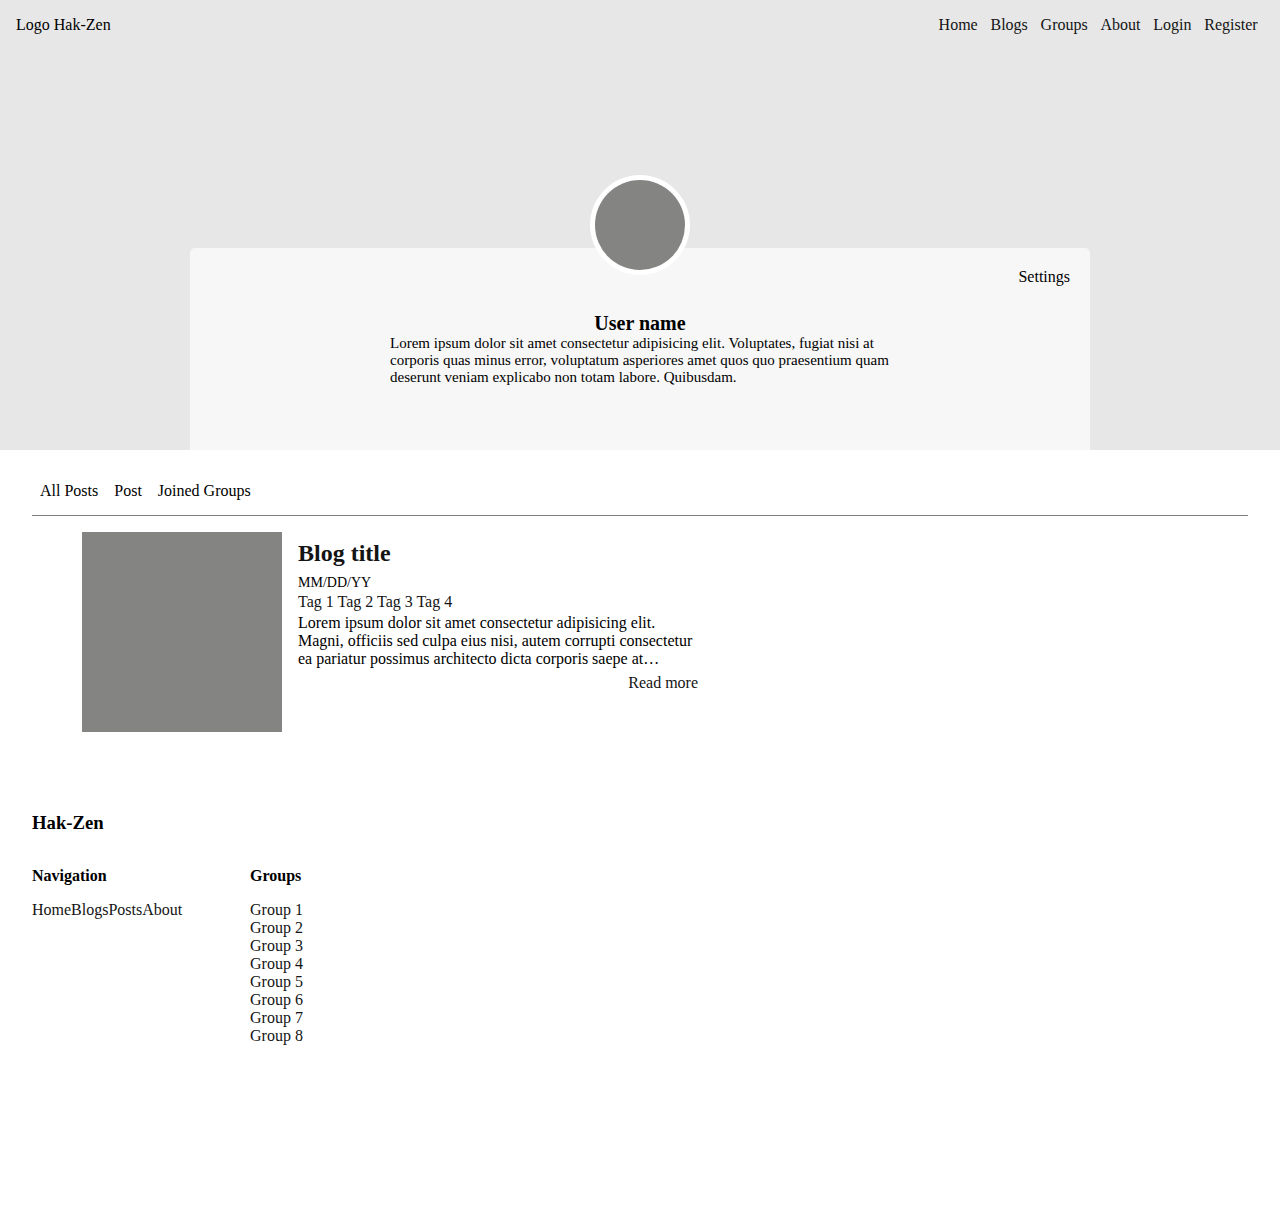
<file: profile.html>
<!DOCTYPE html>
<html lang="en">
  <head>
    <meta charset="UTF-8" />
    <meta name="viewport" content="width=device-width, initial-scale=1.0" />
    <title>Hak-Zen</title>
    <link rel="stylesheet" href="./style/main.css" />
    <link rel="stylesheet" href="./style/profile.css" />
    <link
      rel="stylesheet"
      href="https://use.fontawesome.com/releases/v5.15.2/css/all.css"
      integrity="sha384-vSIIfh2YWi9wW0r9iZe7RJPrKwp6bG+s9QZMoITbCckVJqGCCRhc+ccxNcdpHuYu"
      crossorigin="anonymous"
    />
  </head>
  <body>
    <section class="hero-section">
      <header class="hero-header">
        <div class="logo">Logo Hak-Zen</div>
        <div class="menu-box" id="menu">
          <i class="fas fa-bars"></i>
        </div>
        <ul class="nav">
          <li><a href="./index.html">Home</a></li>
          <li><a href="./blogs.html">Blogs</a></li>
          <li><a href="./groups.html">Groups</a></li>
          <li><a href="./about.html">About</a></li>

          <li class="btn">
            <a href="./login.html"><i class="fas fa-sign-in-alt"></i>Login</a>
          </li>
          <li class="btn btn-primary">
            <a href="./signup.html"
              ><i class="fas fa-user-plus"></i>Register
            </a>
          </li>
        </ul>
      </header>

      <div class="profile-hero-container">
        <div class="user-image">
          <img src="./images/hero-image-sample.jpg" alt="" />
        </div>
        <div class="user-info">
          <h2 class="user-name">User name</h2>
          <p class="user-desc">
            Lorem ipsum dolor sit amet consectetur adipisicing elit. Voluptates,
            fugiat nisi at corporis quas minus error, voluptatum asperiores amet
            quos quo praesentium quam deserunt veniam explicabo non totam
            labore. Quibusdam.
          </p>

          <span class="user-settings" onclick="renderActivity('settings')"
            ><i class="fas fa-cog"></i>Settings</span
          >
        </div>
      </div>
    </section>

    <section class="user-activity-section">
      <div class="user-activity-list">
        <ul>
          <li onclick="renderActivity('blogs')">All Posts</li>
          <li onclick="renderActivity('post')">Post</li>
          <li onclick="renderActivity('groups')">Joined Groups</li>
        </ul>
      </div>

      <div class="user-activity-main" id="activityMain">
        <div class="blog-container">
          <div class="blog-img"></div>
          <div class="blog-main">
            <h2 class="blog-title"><a href="blog.html">Blog title</a></h2>
            <span class="blog-date">MM/DD/YY</span>
            <p>
              <a href="#" class="tag" onclick="handleFilterTag('tag 1')"
                >Tag 1</a
              >
              <a href="#" class="tag" onclick="handleFilterTag('tag 2')"
                >Tag 2</a
              >
              <a href="#" class="tag" onclick="handleFilterTag('tag 3')"
                >Tag 3</a
              >
              <a href="#" class="tag" onclick="handleFilterTag('tag 4')"
                >Tag 4</a
              >
            </p>

            <div class="blog-content">
              <p class="line-clamp">
                Lorem ipsum dolor sit amet consectetur adipisicing elit. Magni,
                officiis sed culpa eius nisi, autem corrupti consectetur ea
                pariatur possimus architecto dicta corporis saepe at eligendi
                minus repudiandae? Aperiam, magnam.
              </p>
            </div>

            <a href="blog.html" class="blog-more">Read more</a>
          </div>
        </div>
      </div>
    </section>

    <footer>
      <div class="info-container">
        <div class="info-col footer-logo">
          <h3>Hak-Zen</h3>
        </div>
        <div class="info-col footer-navigation">
          <h4>Navigation</h4>
          <ul>
            <li><a href="">Home</a></li>
            <li><a href="">Blogs</a></li>
            <li><a href="">Posts</a></li>
            <li><a href="">About</a></li>
          </ul>
        </div>
        <div class="info-col footer-groups">
          <h4>Groups</h4>
          <ul>
            <li><a href="">Group 1</a></li>
            <li><a href="">Group 2</a></li>
            <li><a href="">Group 3</a></li>
            <li><a href="">Group 4</a></li>
            <li><a href="">Group 5</a></li>
            <li><a href="">Group 6</a></li>
            <li><a href="">Group 7</a></li>
            <li><a href="">Group 8</a></li>
          </ul>
        </div>
      </div>
    </footer>
    <script
      src="https://code.jquery.com/jquery-3.5.1.slim.min.js"
      integrity="sha384-DfXdz2htPH0lsSSs5nCTpuj/zy4C+OGpamoFVy38MVBnE+IbbVYUew+OrCXaRkfj"
      crossorigin="anonymous"
    ></script>
    <script>
      $("#menu").click(() => {
        $(".nav").toggleClass("active");
      });

      let activity = {
        blogs: {
          content: `<div class="blog-container">
          <div class="blog-img"></div>
          <div class="blog-main">
            <h2 class="blog-title"><a href="blog.html">Blog title</a></h2>
            <span class="blog-date">MM/DD/YY</span>
            <p>
              <a href="#" class="tag" onclick="handleFilterTag('tag 1')"
                >Tag 1</a
              >
              <a href="#" class="tag" onclick="handleFilterTag('tag 2')"
                >Tag 2</a
              >
              <a href="#" class="tag" onclick="handleFilterTag('tag 3')"
                >Tag 3</a
              >
              <a href="#" class="tag" onclick="handleFilterTag('tag 4')"
                >Tag 4</a
              >
            </p>

            <div class="blog-content">
              <p class="line-clamp">
                Lorem ipsum dolor sit amet consectetur adipisicing elit. Magni,
                officiis sed culpa eius nisi, autem corrupti consectetur ea
                pariatur possimus architecto dicta corporis saepe at eligendi
                minus repudiandae? Aperiam, magnam.
              </p>
            </div>

            <a href="blog.html" class="blog-more">Read more</a>
          </div>
        </div>`,
        },

        post: {
          content: `
         <form action="" class="post-form">
          <div class="input-feild">
            <label for="postTitle">Title</label>
            <input type="text" name="postTitle" id="postTitle" />
          </div>
          <div class="input-feild">
            <label for="postCategory">Group</label>
            <select name="category" id="postCategory">
              <option value="group1" selected>Group 1</option>
              <option value="group2">Group 2</option>
              <option value="group3">Group 3</option>
              <option value="group4">Group 4</option>
              <option value="group5">Group 5</option>
              <option value="group6">Group 6</option>
              <option value="group7">Group 7</option>
              <option value="group8">Group 8</option>
            </select>
          </div>
          <div class="input-feild">
            <label for="postTags">Tags</label>
            <input type="text" name="postTags" id="postTags" />
          </div>
          <div class="input-feild input-textarea">
            <label for="postContent">Content</label>
            <textarea
              name="postContent"
              id="postContent"
              cols="30"
              rows="10"
            ></textarea>
          </div>
          <button class="post-btn" type="submit">Post</button>
        </form>`,
        },

        groups: {
          content: `<div class="user-groups">
          <div class="user-group-container">
            <div class="group-img">
              <img src="./images/hero-image-sample.jpg" alt="" />
            </div>
            <a href="./blogs.html" class="group-view-btn">View</a>
          </div>
        </div>`,
        },

        settings: {
          content: `<form action="" class="post-form">
          <div class="input-feild">
            <label for="username">Username</label>
            <input type="text" name="username" id="username" />
          </div>
          <div class="input-feild">
            <label for="password">Password</label>
            <input type="text" name="password" id="password" />
          </div>
          <div class="input-feild">
            <label for="photo">Photo</label>
            <input type="file" name="photo" id="photo" />
          </div>
          <div class="input-feild input-textarea">
            <label for="postContent">Introduction</label>
            <textarea
              name="introduction"
              id="introduction"
              cols="30"
              rows="10"
            ></textarea>
          </div>

          <button class="post-btn" type="submit">Update</button>
        </form>`,
        },
      };

      function renderActivity(keyword) {
        let item = activity[keyword];
        // console.log(item);
        $("#activityMain").html(item.content);
      }
    </script>
  </body>
</html>
</file>
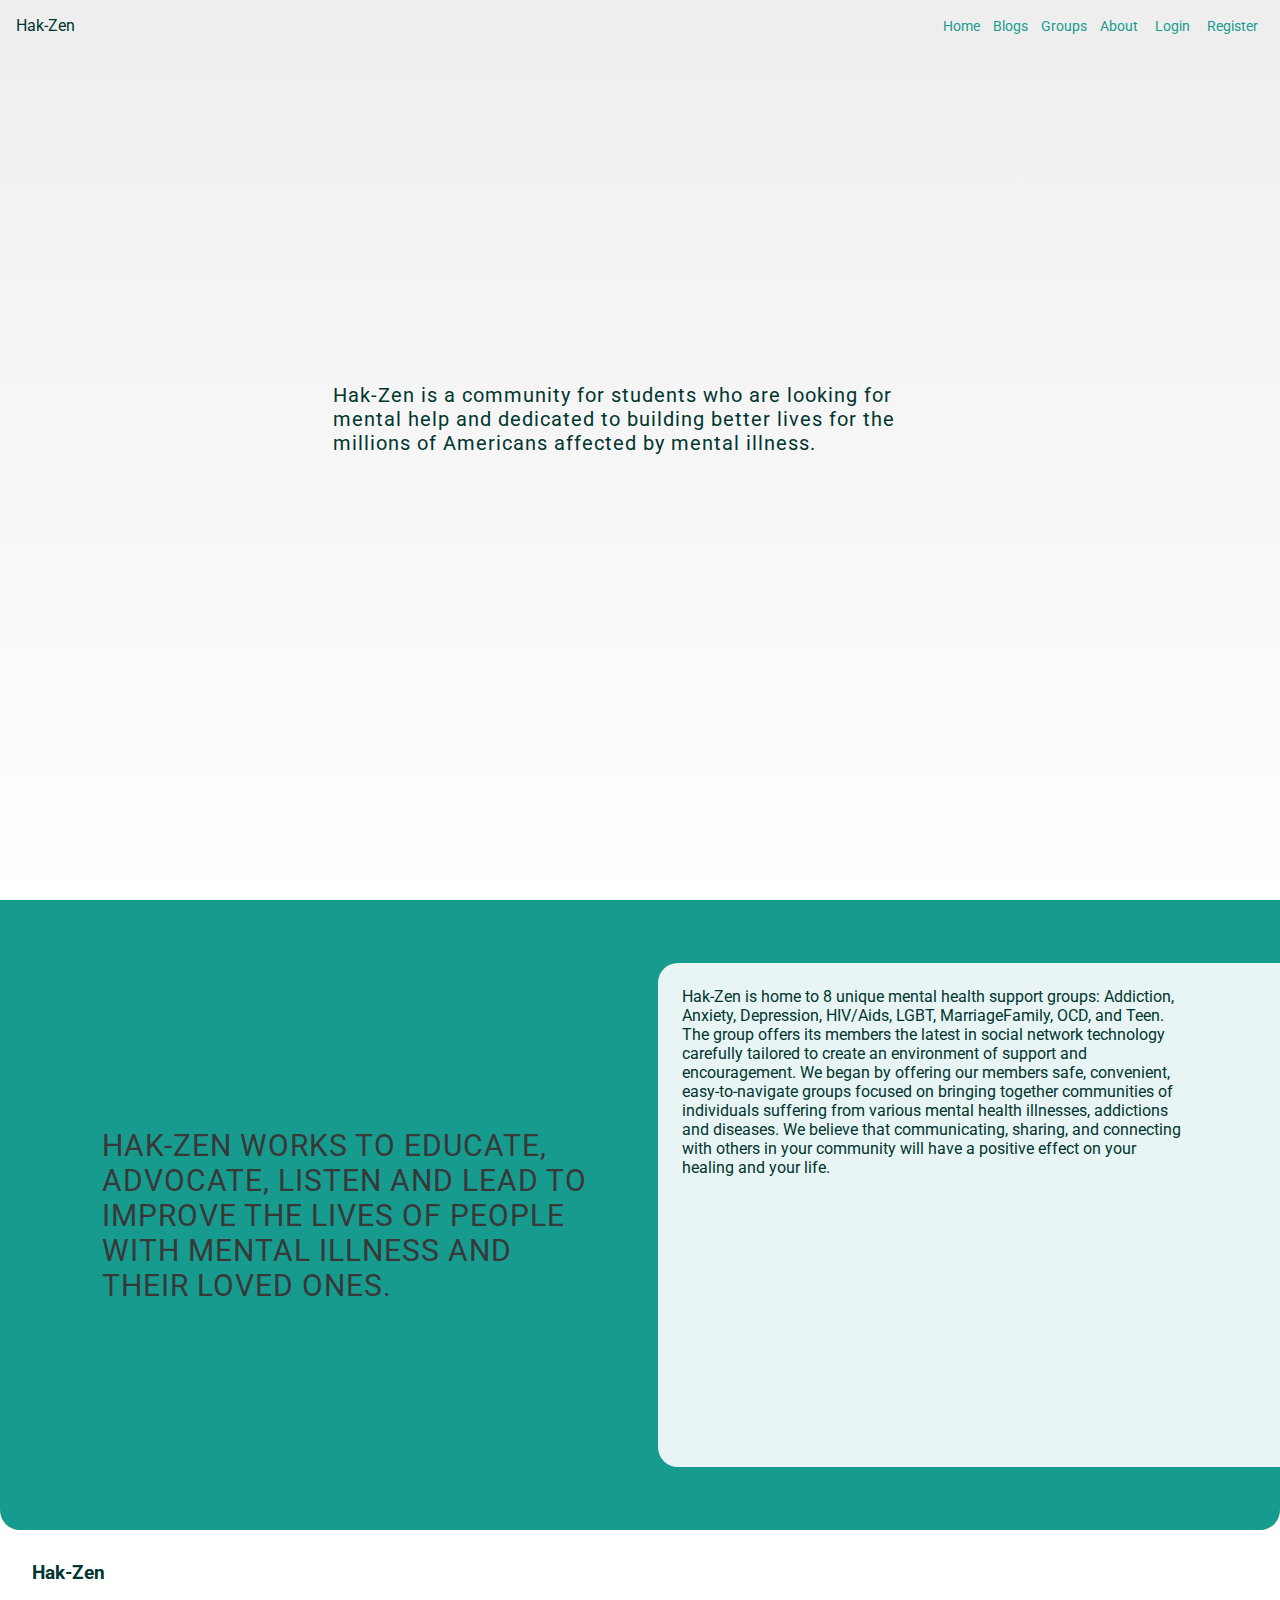
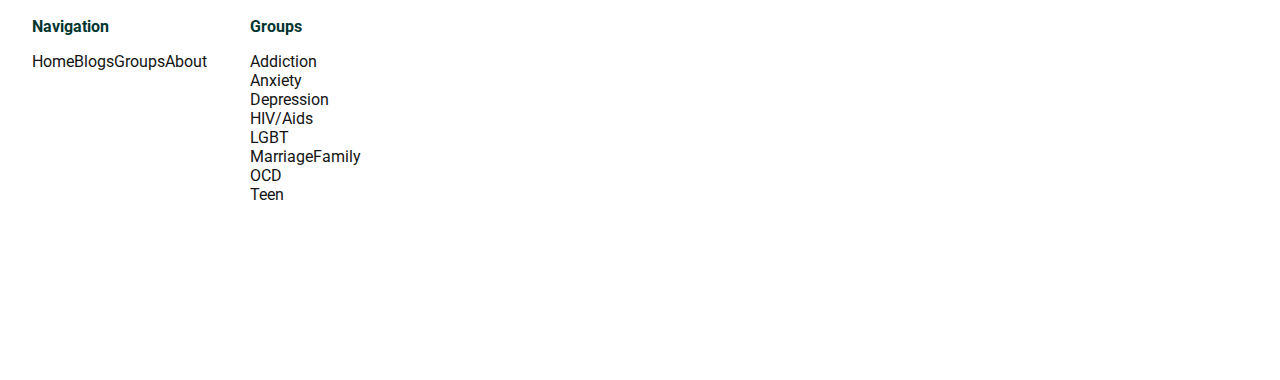
<file: high-style/about.html>
<!DOCTYPE html>
<html lang="en">
  <head>
    <meta charset="UTF-8" />
    <meta name="viewport" content="width=device-width, initial-scale=1.0" />
    <title>Hak-Zen</title>
    <link rel="stylesheet" href="./style/main.css" />
    <link rel="stylesheet" href="./style/about.css" />
    <link
      rel="stylesheet"
      href="https://use.fontawesome.com/releases/v5.15.2/css/all.css"
      integrity="sha384-vSIIfh2YWi9wW0r9iZe7RJPrKwp6bG+s9QZMoITbCckVJqGCCRhc+ccxNcdpHuYu"
      crossorigin="anonymous"
    />
  </head>
  <body>
    <section class="hero-section">
      <header class="hero-header">
        <div class="logo">Hak-Zen</div>
        <div class="menu-box" id="menu">
          <i class="fas fa-bars"></i>
        </div>
        <ul class="nav">
          <li><a href="./index.html">Home</a></li>
          <li><a href="./blogs.html">Blogs</a></li>
          <li><a href="./groups.html">Groups</a></li>
          <li><a href="./about.html">About</a></li>

          <li class="btn">
            <a href="./login.html"><i class="fas fa-sign-in-alt"></i>Login</a>
          </li>
          <li class="btn btn-primary">
            <a href="./signup.html"
              ><i class="fas fa-user-plus"></i>Register
            </a>
          </li>
        </ul>
      </header>

      <div class="about-hero-container">
        <div id="imageBox1"></div>
        <div id="imageBox2"></div>
        <div id="imageBox3"></div>
        <div id="imageBox4"></div>
        <div id="imageBox5"></div>
        <div id="imageBox6"></div>
        <div id="aboutContainer">
          <p>
            Hak-Zen is a community for students who are looking for mental help
            and dedicated to building better lives for the millions of Americans
            affected by mental illness.
          </p>
        </div>
      </div>
    </section>

    <section class="about-section">
      <div class="about-slogan">
        <span class="slogan">
          Hak-Zen works to educate, advocate, listen and lead to improve the
          lives of people with mental illness and their loved ones.
        </span>
      </div>
      <div class="about-main">
        <p class="about-content">
          Hak-Zen is home to 8 unique mental health support groups: Addiction,
          Anxiety, Depression, HIV/Aids, LGBT, MarriageFamily, OCD, and Teen.
          The group offers its members the latest in social network technology
          carefully tailored to create an environment of support and
          encouragement. We began by offering our members safe, convenient,
          easy-to-navigate groups focused on bringing together communities of
          individuals suffering from various mental health illnesses, addictions
          and diseases. We believe that communicating, sharing, and connecting
          with others in your community will have a positive effect on your
          healing and your life.
        </p>
      </div>
    </section>

    <footer>
      <div class="info-container">
        <div class="info-col footer-logo">
          <h3>Hak-Zen</h3>
        </div>
        <div class="info-col footer-navigation">
          <h4>Navigation</h4>
          <ul>
            <li><a href="index.html">Home</a></li>
            <li><a href="blogs.html">Blogs</a></li>
            <li><a href="groups.html">Groups</a></li>
            <li><a href="about.html">About</a></li>
          </ul>
        </div>
        <div class="info-col footer-groups">
          <h4>Groups</h4>
          <ul>
            <li><a href="./groups.html">Addiction</a></li>
            <li><a href="./groups.html">Anxiety </a></li>
            <li><a href="./groups.html">Depression</a></li>
            <li><a href="./groups.html">HIV/Aids</a></li>
            <li><a href="./groups.html">LGBT</a></li>
            <li><a href="./groups.html">MarriageFamily</a></li>
            <li><a href="./groups.html">OCD</a></li>
            <li><a href="./groups.html">Teen</a></li>
          </ul>
        </div>
      </div>
    </footer>
    <script
      src="https://code.jquery.com/jquery-3.5.1.slim.min.js"
      integrity="sha384-DfXdz2htPH0lsSSs5nCTpuj/zy4C+OGpamoFVy38MVBnE+IbbVYUew+OrCXaRkfj"
      crossorigin="anonymous"
    ></script>
    <script>
      $("#menu").click(() => {
        $(".nav").toggleClass("active");
      });
    </script>
  </body>
</html>
</file>
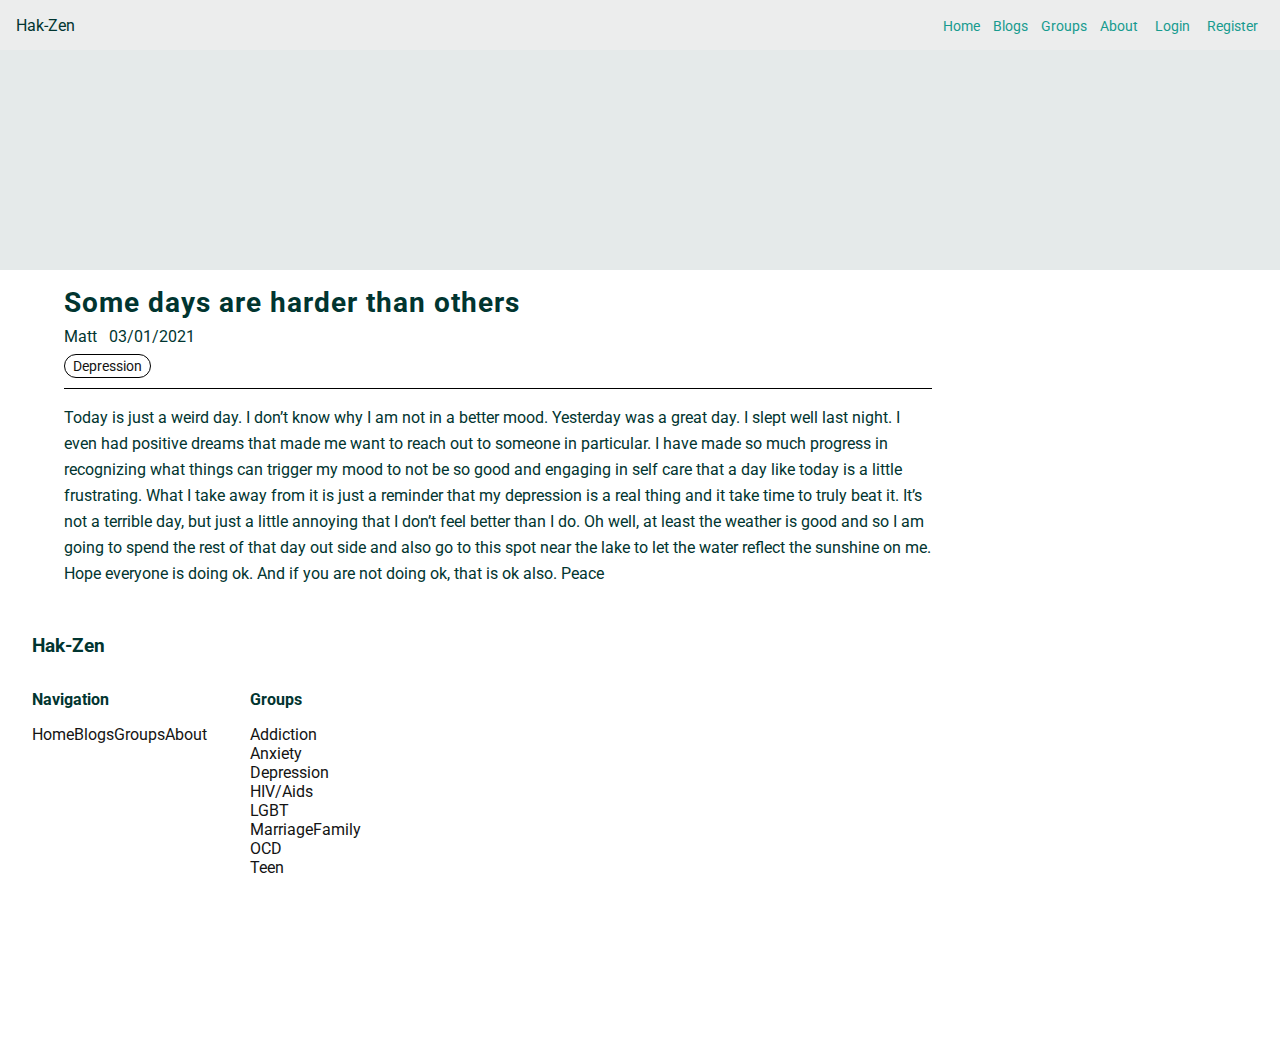
<file: high-style/blog.html>
<!DOCTYPE html>
<html lang="en">
  <head>
    <meta charset="UTF-8" />
    <meta name="viewport" content="width=device-width, initial-scale=1.0" />
    <title>Hak-Zen</title>
    <link rel="stylesheet" href="./style/main.css" />
    <link rel="stylesheet" href="./style/blog.css" />
    <link
      rel="stylesheet"
      href="https://use.fontawesome.com/releases/v5.15.2/css/all.css"
      integrity="sha384-vSIIfh2YWi9wW0r9iZe7RJPrKwp6bG+s9QZMoITbCckVJqGCCRhc+ccxNcdpHuYu"
      crossorigin="anonymous"
    />
  </head>
  <body>
    <section class="hero-section">
      <header class="hero-header">
        <div class="logo">Hak-Zen</div>
        <div class="menu-box" id="menu">
          <i class="fas fa-bars"></i>
        </div>
        <ul class="nav">
          <li><a href="./index.html">Home</a></li>
          <li><a href="./blogs.html">Blogs</a></li>
          <li><a href="./groups.html">Groups</a></li>
          <li><a href="./about.html">About</a></li>

          <li class="btn">
            <a href="./login.html"><i class="fas fa-sign-in-alt"></i>Login</a>
          </li>
          <li class="btn btn-primary">
            <a href="./signup.html"
              ><i class="fas fa-user-plus"></i>Register
            </a>
          </li>
        </ul>
      </header>
    </section>

    <section class="blog-section">
      <div class="blog-info">
        <h1 class="blog-title">Some days are harder than others</h1>
        <span class="blog-author">Matt</span>
        <span class="blog-author">03/01/2021</span>
        <p class="blog-tags">
          <a href="#" class="blog-tag">Depression</a>
        </p>
      </div>
      <div class="blog-content">
        <p>
          Today is just a weird day. I don’t know why I am not in a better mood.
          Yesterday was a great day. I slept well last night. I even had
          positive dreams that made me want to reach out to someone in
          particular. I have made so much progress in recognizing what things
          can trigger my mood to not be so good and engaging in self care that a
          day like today is a little frustrating. What I take away from it is
          just a reminder that my depression is a real thing and it take time to
          truly beat it. It’s not a terrible day, but just a little annoying
          that I don’t feel better than I do. Oh well, at least the weather is
          good and so I am going to spend the rest of that day out side and also
          go to this spot near the lake to let the water reflect the sunshine on
          me. Hope everyone is doing ok. And if you are not doing ok, that is ok
          also. Peace
        </p>
      </div>
    </section>

    <footer>
      <div class="info-container">
        <div class="info-col footer-logo">
          <h3>Hak-Zen</h3>
        </div>
        <div class="info-col footer-navigation">
          <h4>Navigation</h4>
          <ul>
            <li><a href="index.html">Home</a></li>
            <li><a href="blogs.html">Blogs</a></li>
            <li><a href="groups.html">Groups</a></li>
            <li><a href="about.html">About</a></li>
          </ul>
        </div>
        <div class="info-col footer-groups">
          <h4>Groups</h4>
          <ul>
            <li><a href="./groups.html">Addiction</a></li>
            <li><a href="./groups.html">Anxiety </a></li>
            <li><a href="./groups.html">Depression</a></li>
            <li><a href="./groups.html">HIV/Aids</a></li>
            <li><a href="./groups.html">LGBT</a></li>
            <li><a href="./groups.html">MarriageFamily</a></li>
            <li><a href="./groups.html">OCD</a></li>
            <li><a href="./groups.html">Teen</a></li>
          </ul>
        </div>
      </div>
    </footer>
    <script
      src="https://code.jquery.com/jquery-3.5.1.slim.min.js"
      integrity="sha384-DfXdz2htPH0lsSSs5nCTpuj/zy4C+OGpamoFVy38MVBnE+IbbVYUew+OrCXaRkfj"
      crossorigin="anonymous"
    ></script>
    <script>
      $("#menu").click(() => {
        $(".nav").toggleClass("active");
      });

      function renderGroup(event, keyword) {
        event.preventDefault();

        let groupItem = groups[keyword];
        document.body.scrollTop = 0; // For Safari
        document.documentElement.scrollTop = 0; // For Chrome, Firefox, IE and Opera

        $(".groups-list").css("display", "block");

        $(".groups").addClass("fade-out");
        $(".groups").addClass("none");

        $(".group-name").text(groupItem.name);
        $(".intro-title").text(groupItem.title);
        $(".intro-content").text(groupItem.content);
      }

      function renderFilterTag(event, keyword) {
        event.preventDefault();
      }

      let groups = {
        group1: {
          name: "group1",
          title: "title 1",
          content:
            " Iure libero deleniti, temporibus vero earum iste consequatur. Lorem ipsum dolor sit amet, consectetur adipisicing elit. Fugiat, aliquid, quae minima dolores quasi amet voluptatibus doloremque repellat voluptas, ipsum eum ipsam nemo temporibus laborum vitae impedit magni suscipit porro?",
        },
        group2: {
          name: "group2",
          title: "title 2",
          content:
            " Iure libero deleniti, temporibus vero earum iste consequatur. Lorem ipsum dolor sit amet, consectetur adipisicing elit. Fugiat, aliquid, quae minima dolores quasi amet voluptatibus doloremque repellat voluptas, ipsum eum ipsam nemo temporibus laborum vitae impedit magni suscipit porro?",
        },
        group3: {
          name: "group3",
          title: "title 3",
          content:
            " Iure libero deleniti, temporibus vero earum iste consequatur. Lorem ipsum dolor sit amet, consectetur adipisicing elit. Fugiat, aliquid, quae minima dolores quasi amet voluptatibus doloremque repellat voluptas, ipsum eum ipsam nemo temporibus laborum vitae impedit magni suscipit porro?",
        },

        group4: {
          name: "group4",
          title: "title 4",
          content:
            " Iure libero deleniti, temporibus vero earum iste consequatur. Lorem ipsum dolor sit amet, consectetur adipisicing elit. Fugiat, aliquid, quae minima dolores quasi amet voluptatibus doloremque repellat voluptas, ipsum eum ipsam nemo temporibus laborum vitae impedit magni suscipit porro?",
        },
        group5: {
          name: "group5",
          title: "title 5",
          content:
            " Iure libero deleniti, temporibus vero earum iste consequatur. Lorem ipsum dolor sit amet, consectetur adipisicing elit. Fugiat, aliquid, quae minima dolores quasi amet voluptatibus doloremque repellat voluptas, ipsum eum ipsam nemo temporibus laborum vitae impedit magni suscipit porro?",
        },
        group6: {
          name: "group6",
          title: "title 6",
          content:
            " Iure libero deleniti, temporibus vero earum iste consequatur. Lorem ipsum dolor sit amet, consectetur adipisicing elit. Fugiat, aliquid, quae minima dolores quasi amet voluptatibus doloremque repellat voluptas, ipsum eum ipsam nemo temporibus laborum vitae impedit magni suscipit porro?",
        },
        group7: {
          name: "group7",
          title: "title 7",
          content:
            " Iure libero deleniti, temporibus vero earum iste consequatur. Lorem ipsum dolor sit amet, consectetur adipisicing elit. Fugiat, aliquid, quae minima dolores quasi amet voluptatibus doloremque repellat voluptas, ipsum eum ipsam nemo temporibus laborum vitae impedit magni suscipit porro?",
        },

        group8: {
          name: "group8",
          title: "title 8",
          content:
            " Iure libero deleniti, temporibus vero earum iste consequatur. Lorem ipsum dolor sit amet, consectetur adipisicing elit. Fugiat, aliquid, quae minima dolores quasi amet voluptatibus doloremque repellat voluptas, ipsum eum ipsam nemo temporibus laborum vitae impedit magni suscipit porro?",
        },
      };
    </script>
  </body>
</html>
</file>
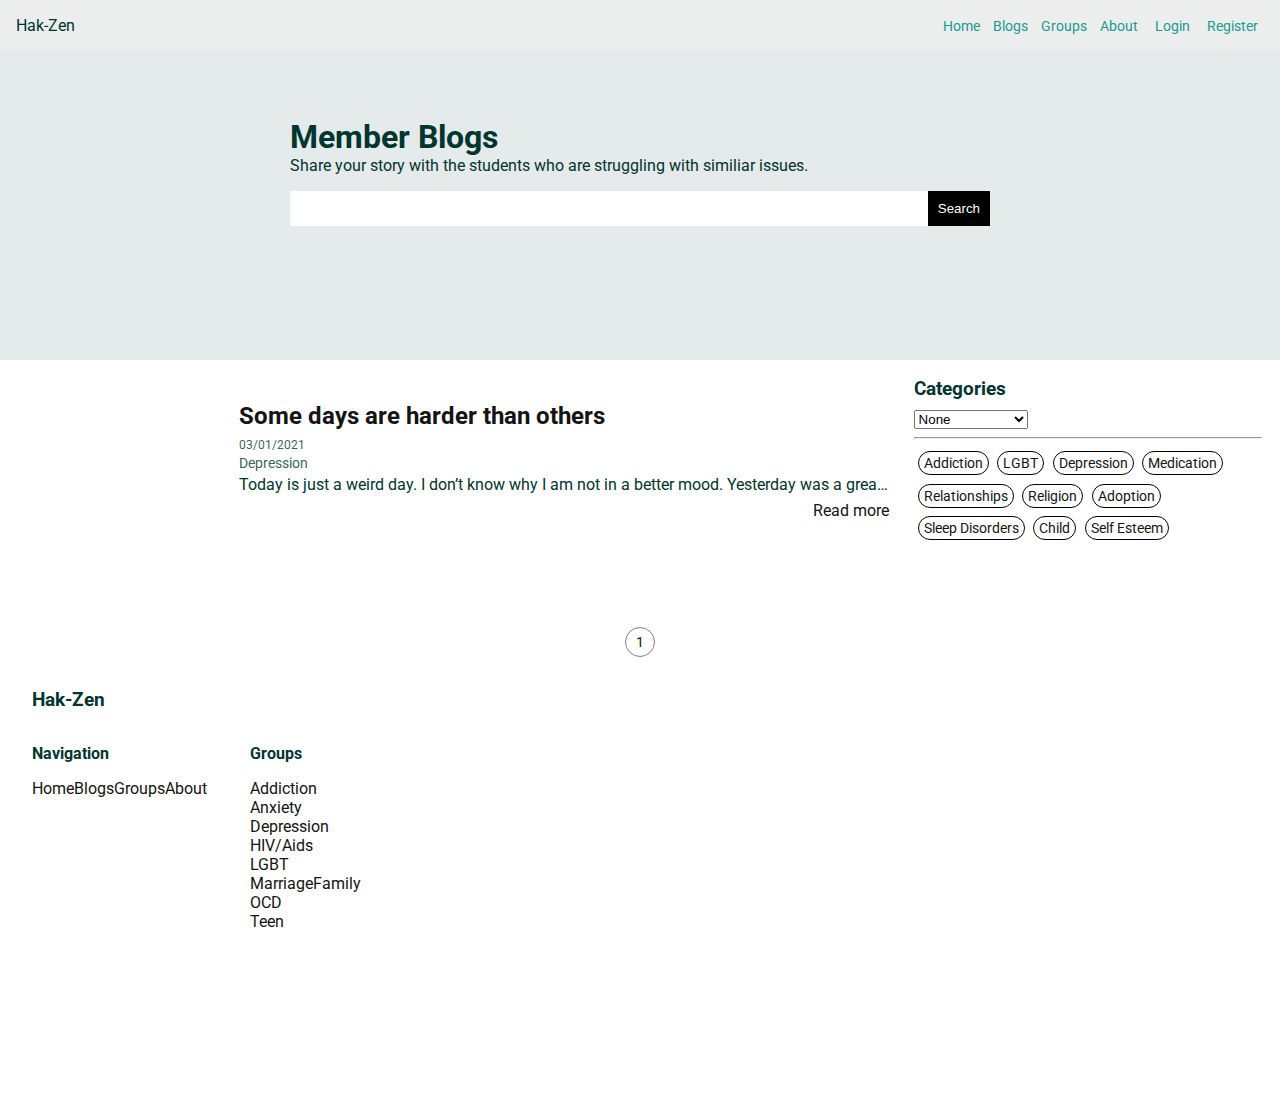
<file: high-style/blogs.html>
<!DOCTYPE html>
<html lang="en">
  <head>
    <meta charset="UTF-8" />
    <meta name="viewport" content="width=device-width, initial-scale=1.0" />
    <title>Hak-Zen</title>
    <link rel="stylesheet" href="./style/main.css" />
    <link rel="stylesheet" href="./style/blogs.css" />
    <link
      rel="stylesheet"
      href="https://use.fontawesome.com/releases/v5.15.2/css/all.css"
      integrity="sha384-vSIIfh2YWi9wW0r9iZe7RJPrKwp6bG+s9QZMoITbCckVJqGCCRhc+ccxNcdpHuYu"
      crossorigin="anonymous"
    />
  </head>
  <body>
    <section class="hero-section">
      <header class="hero-header">
        <div class="logo">Hak-Zen</div>
        <div class="menu-box" id="menu">
          <i class="fas fa-bars"></i>
        </div>
        <ul class="nav">
          <li><a href="./index.html">Home</a></li>
          <li><a href="./blogs.html">Blogs</a></li>
          <li><a href="./groups.html">Groups</a></li>
          <li><a href="./about.html">About</a></li>

          <li class="btn">
            <a href="./login.html"><i class="fas fa-sign-in-alt"></i>Login</a>
          </li>
          <li class="btn btn-primary">
            <a href="./signup.html"
              ><i class="fas fa-user-plus"></i>Register
            </a>
          </li>
        </ul>
      </header>

      <div class="blogs-hero-container">
        <div class="blogs-hero-content">
          <h1 class="blogs-name">Member Blogs</h1>
          <p class="blogs-text">
            Share your story with the students who are struggling with similiar
            issues.
          </p>

          <form id="search-form" action="">
            <div class="search-filed">
              <input type="text" name="searchItem" id="searchItem" />
              <button class="search-btn" type="submit">Search</button>
            </div>
          </form>
        </div>
      </div>
    </section>

    <div class="blogs-container">
      <section class="filter-section">
        <div class="categroies">
          <h3>Categories</h3>
          <select name="categories" id="blogCategories">
            <option value="none" selected>None</option>
            <option value="Addiction">Addiction</option>
            <option value="Anxiety">Anxiety</option>
            <option value="Depression">Depression</option>
            <option value="HIV/Aids">HIV/Aids</option>
            <option value="LGBT">LGBT</option>
            <option value="MarriageFamily">MarriageFamily</option>
            <option value="OCG">OCG</option>
            <option value="Teen">Teen</option>
          </select>
        </div>
        <hr />
        <div class="tags">
          <a href="#" class="tag" onclick="handleFilterTag('tag 1')">
            Addiction</a
          >
          <a href="#" class="tag" onclick="handleFilterTag('tag 2')">LGBT</a>
          <a href="#" class="tag" onclick="handleFilterTag('tag 3')"
            >Depression</a
          >
          <a href="#" class="tag" onclick="handleFilterTag('tag 4')"
            >Medication</a
          >
          <a href="#" class="tag" onclick="handleFilterTag('tag 5')"
            >Relationships</a
          >
          <a href="#" class="tag" onclick="handleFilterTag('tag 6')"
            >Religion</a
          >
          <a href="#" class="tag" onclick="handleFilterTag('tag 7')"
            >Adoption</a
          >
          <a href="#" class="tag" onclick="handleFilterTag('tag 8')">
            Sleep Disorders</a
          >
          <a href="#" class="tag" onclick="handleFilterTag('tag 9')">Child</a>
          <a href="#" class="tag" onclick="handleFilterTag('tag 10')"
            >Self Esteem</a
          >
        </div>
      </section>

      <section class="blog-section">
        <div class="blog-container">
          <div class="blog-img"></div>
          <div class="blog-main">
            <h2 class="blog-title">
              <a href="blog.html">Some days are harder than others</a>
            </h2>
            <span class="blog-date">03/01/2021</span>
            <p>
              <a href="#" class="tag" onclick="handleFilterTag('tag 1')">
                Depression</a
              >
            </p>

            <div class="blog-content">
              <p class="line-clamp">
                Today is just a weird day. I don’t know why I am not in a better
                mood. Yesterday was a great day. I slept well last night. I even
                had positive dreams that made me want to reach out to someone in
                particular.
              </p>
            </div>

            <a href="blog.html" class="blog-more">Read more</a>
          </div>
        </div>
      </section>
    </div>

    <ul class="pagination">
      <li><a href="">1</a></li>
    </ul>

    <footer>
      <div class="info-container">
        <div class="info-col footer-logo">
          <h3>Hak-Zen</h3>
        </div>
        <div class="info-col footer-navigation">
          <h4>Navigation</h4>
          <ul>
            <li><a href="index.html">Home</a></li>
            <li><a href="blogs.html">Blogs</a></li>
            <li><a href="groups.html">Groups</a></li>
            <li><a href="about.html">About</a></li>
          </ul>
        </div>
        <div class="info-col footer-groups">
          <h4>Groups</h4>
          <ul>
            <li><a href="./groups.html">Addiction</a></li>
            <li><a href="./groups.html">Anxiety </a></li>
            <li><a href="./groups.html">Depression</a></li>
            <li><a href="./groups.html">HIV/Aids</a></li>
            <li><a href="./groups.html">LGBT</a></li>
            <li><a href="./groups.html">MarriageFamily</a></li>
            <li><a href="./groups.html">OCD</a></li>
            <li><a href="./groups.html">Teen</a></li>
          </ul>
        </div>
      </div>
    </footer>
    <script
      src="https://code.jquery.com/jquery-3.5.1.slim.min.js"
      integrity="sha384-DfXdz2htPH0lsSSs5nCTpuj/zy4C+OGpamoFVy38MVBnE+IbbVYUew+OrCXaRkfj"
      crossorigin="anonymous"
    ></script>
    <script>
      $("#menu").click(() => {
        $(".nav").toggleClass("active");
      });

      function renderGroup(event, keyword) {
        event.preventDefault();

        let groupItem = groups[keyword];
        document.body.scrollTop = 0; // For Safari
        document.documentElement.scrollTop = 0; // For Chrome, Firefox, IE and Opera

        $(".groups-list").css("display", "block");

        $(".groups").addClass("fade-out");
        $(".groups").addClass("none");

        $(".group-name").text(groupItem.name);
        $(".intro-title").text(groupItem.title);
        $(".intro-content").text(groupItem.content);
      }

      function renderFilterTag(event, keyword) {
        event.preventDefault();
      }

      let groups = {
        group1: {
          name: "group1",
          title: "title 1",
          content:
            " Iure libero deleniti, temporibus vero earum iste consequatur. Lorem ipsum dolor sit amet, consectetur adipisicing elit. Fugiat, aliquid, quae minima dolores quasi amet voluptatibus doloremque repellat voluptas, ipsum eum ipsam nemo temporibus laborum vitae impedit magni suscipit porro?",
        },
        group2: {
          name: "group2",
          title: "title 2",
          content:
            " Iure libero deleniti, temporibus vero earum iste consequatur. Lorem ipsum dolor sit amet, consectetur adipisicing elit. Fugiat, aliquid, quae minima dolores quasi amet voluptatibus doloremque repellat voluptas, ipsum eum ipsam nemo temporibus laborum vitae impedit magni suscipit porro?",
        },
        group3: {
          name: "group3",
          title: "title 3",
          content:
            " Iure libero deleniti, temporibus vero earum iste consequatur. Lorem ipsum dolor sit amet, consectetur adipisicing elit. Fugiat, aliquid, quae minima dolores quasi amet voluptatibus doloremque repellat voluptas, ipsum eum ipsam nemo temporibus laborum vitae impedit magni suscipit porro?",
        },

        group4: {
          name: "group4",
          title: "title 4",
          content:
            " Iure libero deleniti, temporibus vero earum iste consequatur. Lorem ipsum dolor sit amet, consectetur adipisicing elit. Fugiat, aliquid, quae minima dolores quasi amet voluptatibus doloremque repellat voluptas, ipsum eum ipsam nemo temporibus laborum vitae impedit magni suscipit porro?",
        },
        group5: {
          name: "group5",
          title: "title 5",
          content:
            " Iure libero deleniti, temporibus vero earum iste consequatur. Lorem ipsum dolor sit amet, consectetur adipisicing elit. Fugiat, aliquid, quae minima dolores quasi amet voluptatibus doloremque repellat voluptas, ipsum eum ipsam nemo temporibus laborum vitae impedit magni suscipit porro?",
        },
        group6: {
          name: "group6",
          title: "title 6",
          content:
            " Iure libero deleniti, temporibus vero earum iste consequatur. Lorem ipsum dolor sit amet, consectetur adipisicing elit. Fugiat, aliquid, quae minima dolores quasi amet voluptatibus doloremque repellat voluptas, ipsum eum ipsam nemo temporibus laborum vitae impedit magni suscipit porro?",
        },
        group7: {
          name: "group7",
          title: "title 7",
          content:
            " Iure libero deleniti, temporibus vero earum iste consequatur. Lorem ipsum dolor sit amet, consectetur adipisicing elit. Fugiat, aliquid, quae minima dolores quasi amet voluptatibus doloremque repellat voluptas, ipsum eum ipsam nemo temporibus laborum vitae impedit magni suscipit porro?",
        },

        group8: {
          name: "group8",
          title: "title 8",
          content:
            " Iure libero deleniti, temporibus vero earum iste consequatur. Lorem ipsum dolor sit amet, consectetur adipisicing elit. Fugiat, aliquid, quae minima dolores quasi amet voluptatibus doloremque repellat voluptas, ipsum eum ipsam nemo temporibus laborum vitae impedit magni suscipit porro?",
        },
      };
    </script>
  </body>
</html>
</file>
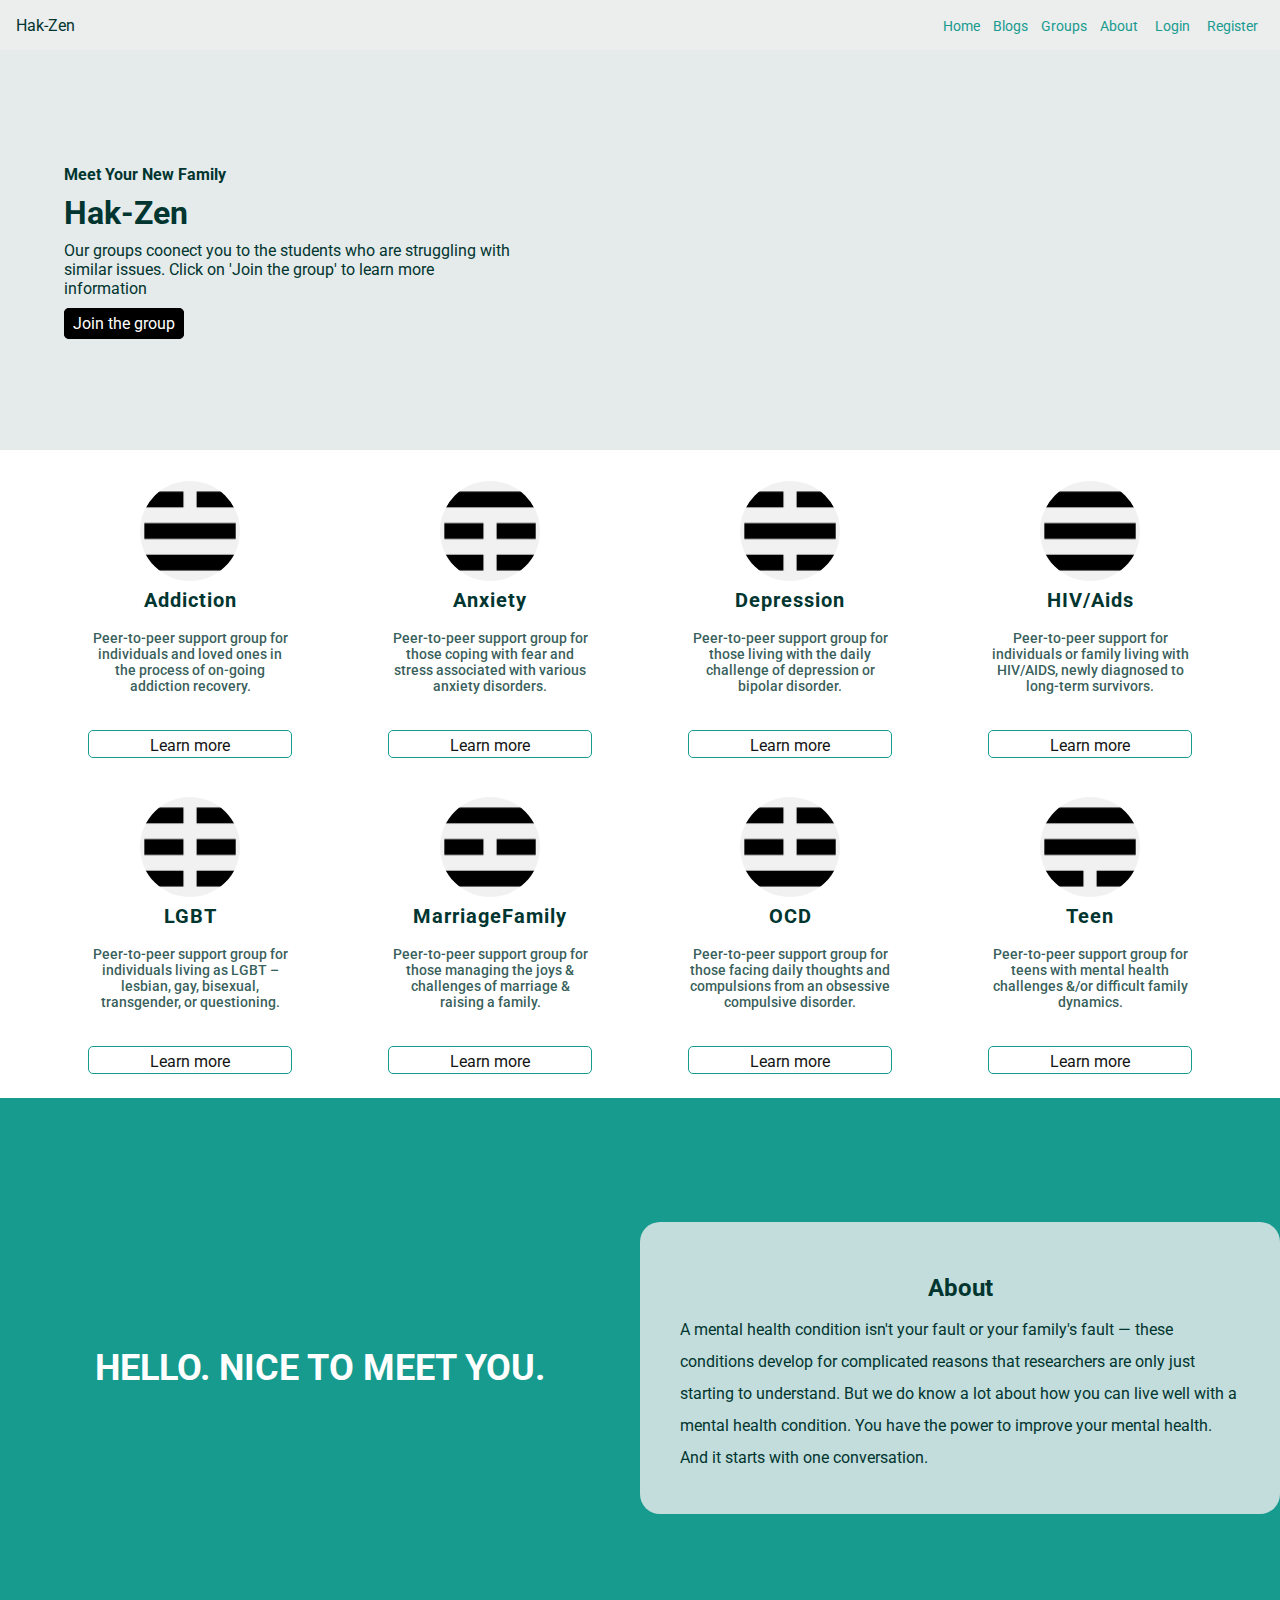
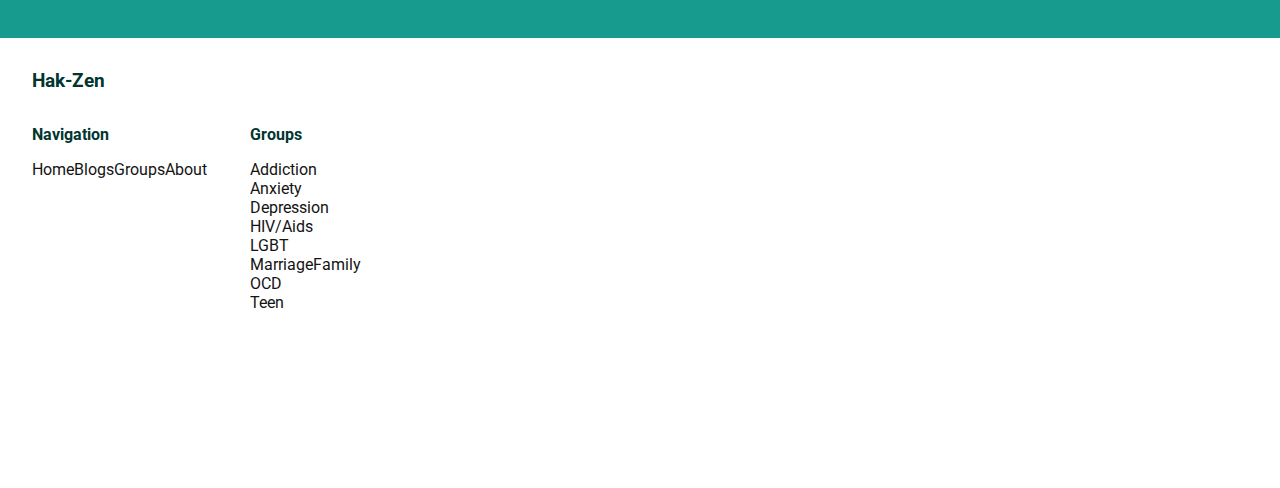
<file: high-style/groups.html>
<!DOCTYPE html>
<html lang="en">
  <head>
    <meta charset="UTF-8" />
    <meta name="viewport" content="width=device-width, initial-scale=1.0" />
    <title>Hak-Zen</title>
    <link rel="stylesheet" href="./style/main.css" />
    <link rel="stylesheet" href="./style/groups.css" />
    <link
      rel="stylesheet"
      href="https://use.fontawesome.com/releases/v5.15.2/css/all.css"
      integrity="sha384-vSIIfh2YWi9wW0r9iZe7RJPrKwp6bG+s9QZMoITbCckVJqGCCRhc+ccxNcdpHuYu"
      crossorigin="anonymous"
    />
  </head>
  <body>
    <section class="hero-section">
      <header class="hero-header">
        <div class="logo">Hak-Zen</div>
        <div class="menu-box" id="menu">
          <i class="fas fa-bars"></i>
        </div>
        <ul class="nav">
          <li><a href="./index.html">Home</a></li>
          <li><a href="./blogs.html">Blogs</a></li>
          <li><a href="./groups.html">Groups</a></li>
          <li><a href="./about.html">About</a></li>

          <li class="btn">
            <a href="./login.html"><i class="fas fa-sign-in-alt"></i>Login</a>
          </li>
          <li class="btn btn-primary">
            <a href="./signup.html"
              ><i class="fas fa-user-plus"></i>Register
            </a>
          </li>
        </ul>
      </header>

      <div class="group-hero-container">
        <div class="group-hero-content">
          <h2>Meet Your New Family</h2>
          <h1 class="group-name">Hak-Zen</h1>
          <p class="group-text">
            Our groups coonect you to the students who are struggling with
            similar issues. Click on 'Join the group' to learn more information
          </p>
          <a class="group-btn" href="./login.html">Join the group</a>
        </div>
      </div>
    </section>

    <section class="groups">
      <div class="groups-container">
        <div class="card group-card">
          <div class="group-img">
            <img src="./images/da.png" alt="" />
          </div>
          <h4 class="card-title">Addiction</h4>
          <p class="card-content">
            Peer-to-peer support group for individuals and loved ones in the
            process of on-going addiction recovery.
          </p>

          <a
            href="#"
            class="card-action group-action"
            onclick="renderGroup(event, 'da')"
            >Learn more</a
          >
        </div>

        <div class="card group-card">
          <div class="group-img">
            <img src="./images/gon.png" alt="" />
          </div>
          <h4 class="card-title">Anxiety</h4>
          <p class="card-content">
            Peer-to-peer support group for those coping with fear and stress
            associated with various anxiety disorders.
          </p>

          <a
            href="#"
            class="card-action group-action"
            onclick="renderGroup(event, 'gon')"
            >Learn more</a
          >
        </div>

        <div class="card group-card">
          <div class="group-img">
            <img src="./images/kan.png" alt="" />
          </div>
          <h4 class="card-title">Depression</h4>
          <p class="card-content">
            Peer-to-peer support group for those living with the daily challenge
            of depression or bipolar disorder.
          </p>

          <a
            href="#"
            class="card-action group-action"
            onclick="renderGroup(event, 'kan')"
            >Learn more</a
          >
        </div>

        <div class="card group-card">
          <div class="group-img">
            <img src="./images/ken.png" alt="" />
          </div>
          <h4 class="card-title">HIV/Aids</h4>
          <p class="card-content">
            Peer-to-peer support for individuals or family living with HIV/AIDS,
            newly diagnosed to long-term survivors.
          </p>

          <a
            href="#"
            class="card-action group-action"
            onclick="renderGroup(event, 'ken')"
            >Learn more</a
          >
        </div>

        <div class="card group-card">
          <div class="group-img">
            <img src="./images/kon.png" alt="" />
          </div>
          <h4 class="card-title">LGBT</h4>
          <p class="card-content">
            Peer-to-peer support group for individuals living as LGBT – lesbian,
            gay, bisexual, transgender, or questioning.
          </p>

          <a
            href="#"
            class="card-action group-action"
            onclick="renderGroup(event, 'kon')"
            >Learn more</a
          >
        </div>

        <div class="card group-card">
          <div class="group-img">
            <img src="./images/ri.png" alt="" />
          </div>
          <h4 class="card-title">MarriageFamily</h4>
          <p class="card-content">
            Peer-to-peer support group for those managing the joys & challenges
            of marriage & raising a family.
          </p>

          <a
            href="#"
            class="card-action group-action"
            onclick="renderGroup(event, 'ri')"
            >Learn more</a
          >
        </div>

        <div class="card group-card">
          <div class="group-img">
            <img src="./images/sin.png" alt="" />
          </div>
          <h4 class="card-title">OCD</h4>
          <p class="card-content">
            Peer-to-peer support group for those facing daily thoughts and
            compulsions from an obsessive compulsive disorder.
          </p>

          <a
            href="#"
            class="card-action group-action"
            onclick="renderGroup(event, 'sin')"
            >Learn more</a
          >
        </div>

        <div class="card group-card">
          <div class="group-img">
            <img src="./images/son.png" alt="" />
          </div>
          <h4 class="card-title">Teen</h4>
          <p class="card-content">
            Peer-to-peer support group for teens with mental health challenges
            &/or difficult family dynamics.
          </p>

          <a
            href="#"
            class="card-action group-action"
            onclick="renderGroup(event, 'son')"
            >Learn more</a
          >
        </div>
      </div>
    </section>

    <section class="group-info">
      <div class="group-info-container">
        <div class="intro-side">
          <h2>HELLO. NICE TO MEET YOU.</h2>
        </div>
        <div class="intro-main">
          <h3 class="intro-title">About</h3>
          <p class="intro-content">
            A mental health condition isn't your fault or your family's fault —
            these conditions develop for complicated reasons that researchers
            are only just starting to understand. But we do know a lot about how
            you can live well with a mental health condition. You have the power
            to improve your mental health. And it starts with one conversation.
          </p>
        </div>
      </div>
    </section>

    <ul class="groups-list">
      <li>
        <div class="group-img">
          <img src="./images/ken.png" alt="" />
        </div>
        <a href="#" onclick="renderGroup(event,'ken' )">Ken</a>
      </li>
      <li>
        <div class="group-img">
          <img src="./images/kan.png" alt="" />
        </div>
        <a href="" onclick="renderGroup(event, 'kan')">Kan</a>
      </li>
      <li>
        <div class="group-img">
          <img src="./images/kon.png" alt="" />
        </div>
        <a href="" onclick="renderGroup(event,'kon')">Kon</a>
      </li>
      <li>
        <div class="group-img">
          <img src="./images/gon.png" alt="" />
        </div>
        <a href="#" onclick="renderGroup(event,'gon' )">Gon</a>
      </li>
      <li>
        <div class="group-img">
          <img src="./images/ri.png" alt="" />
        </div>
        <a href="#" onclick="renderGroup(event,'ri' )">Ri</a>
      </li>
      <li>
        <div class="group-img">
          <img src="./images/ken.png" alt="" />
        </div>
        <a href="#" onclick="renderGroup(event,'ken' )">Ken</a>
      </li>
      <li>
        <div class="group-img">
          <img src="./images/sin.png" alt="" />
        </div>
        <a href="#" onclick="renderGroup(event,'sin' )">Sin</a>
      </li>
      <li>
        <div class="group-img">
          <img src="./images/son.png" alt="" />
        </div>
        <a href="#" onclick="renderGroup(event,'son' )">Son</a>
      </li>
    </ul>

    <footer>
      <div class="info-container">
        <div class="info-col footer-logo">
          <h3>Hak-Zen</h3>
        </div>
        <div class="info-col footer-navigation">
          <h4>Navigation</h4>
          <ul>
            <li><a href="index.html">Home</a></li>
            <li><a href="blogs.html">Blogs</a></li>
            <li><a href="groups.html">Groups</a></li>
            <li><a href="about.html">About</a></li>
          </ul>
        </div>
        <div class="info-col footer-groups">
          <h4>Groups</h4>
          <ul>
            <li><a href="./groups.html">Addiction</a></li>
            <li><a href="./groups.html">Anxiety </a></li>
            <li><a href="./groups.html">Depression</a></li>
            <li><a href="./groups.html">HIV/Aids</a></li>
            <li><a href="./groups.html">LGBT</a></li>
            <li><a href="./groups.html">MarriageFamily</a></li>
            <li><a href="./groups.html">OCD</a></li>
            <li><a href="./groups.html">Teen</a></li>
          </ul>
        </div>
      </div>
    </footer>
    <script
      src="https://code.jquery.com/jquery-3.5.1.slim.min.js"
      integrity="sha384-DfXdz2htPH0lsSSs5nCTpuj/zy4C+OGpamoFVy38MVBnE+IbbVYUew+OrCXaRkfj"
      crossorigin="anonymous"
    ></script>
    <script>
      $("#menu").click(() => {
        $(".nav").toggleClass("active");
      });

      function renderGroup(event, keyword) {
        event.preventDefault();

        let groupItem = groups[keyword];
        document.body.scrollTop = 0; // For Safari
        document.documentElement.scrollTop = 0; // For Chrome, Firefox, IE and Opera

        $(".groups-list").css("display", "block");

        $(".groups").addClass("fade-out");
        $(".groups").addClass("none");

        $(".group-name").text(groupItem.name);
        $(".intro-title").text(groupItem.title);
        $(".intro-content").text(groupItem.content);
      }

      let groups = {
        ken: {
          name: "Ken",
          title: "HIV/Aids",
          content:
            "AIDS (acquired immunodeficiency syndrome) has fast become a major worldwide epidemic. Many find that there is a stigma associated with the disease, making them feel alone and afraid. Our HIV/Aids support group helps connect individuals affected by the virus in effort to positively affect their mental health and emotional well-being.",
        },
        kan: {
          name: "Kan",
          title: "Depression",
          content:
            "Social support is critical to depression recovery. Depression and bipolar disorder, by their nature, are isolating illnesses. Connecting with individuals who understand firsthand can be an important step toward cultivating a new healthier life.",
        },
        gon: {
          name: "Gon",
          title: "Anxiety",
          content:
            "Anxiety disorders affect about 18% of the adult population, causing them to be filled with fearfulness and uncertainty. Members of the our support groups have found that in addition to professional therapy, sharing stories and meeting others with anxiety can be therapeutic.",
        },

        da: {
          name: "Da",
          title: "Addiction",
          content:
            "For many, recovery from addiction is a daily struggle. Traditional treatment methods are only a part of the recovery process. Daily choices and continued support from friends, family and others like themselves are a critical part of the road to recovery.",
        },
        kon: {
          name: "Kon",
          title: "LGBT",
          content:
            "Many LGBTQ individuals experience negative mental health issues due to the prejudice and other biases they face. Research suggests that queer people are at higher risk for depression, anxiety, and addiction or substance abuse.",
        },
        ri: {
          name: "ri",
          title: "MarriageFamily",
          content:
            "Marriage and raising a family can be hard and tiring and frustrating. It takes a lot of work to live happily ever after. However, the more we understand ourselves, the better we can communicate, and foster successful relationships with the people we care about.",
        },
        sin: {
          name: "Sin",
          title: "OCD",
          content:
            "Obsessive Compulsive Disorder (OCD) can be a life consuming disorder. Many don’t know there are millions of others that struggle with daily obsessions and compulsions. While medication and/or therapy are an important part of managing OCD, many find sharing with others can make daily challenges a little more manageable.",
        },

        son: {
          name: "Son",
          title: "Teen",
          content:
            "During the teenage years striking changes take place in the body as well as the brain. Youth are particularly vulnerable to mental health challenges including – depression, anxiety, ADHD, self-harm, eating disorders and more.",
        },
      };
    </script>
  </body>
</html>
</file>
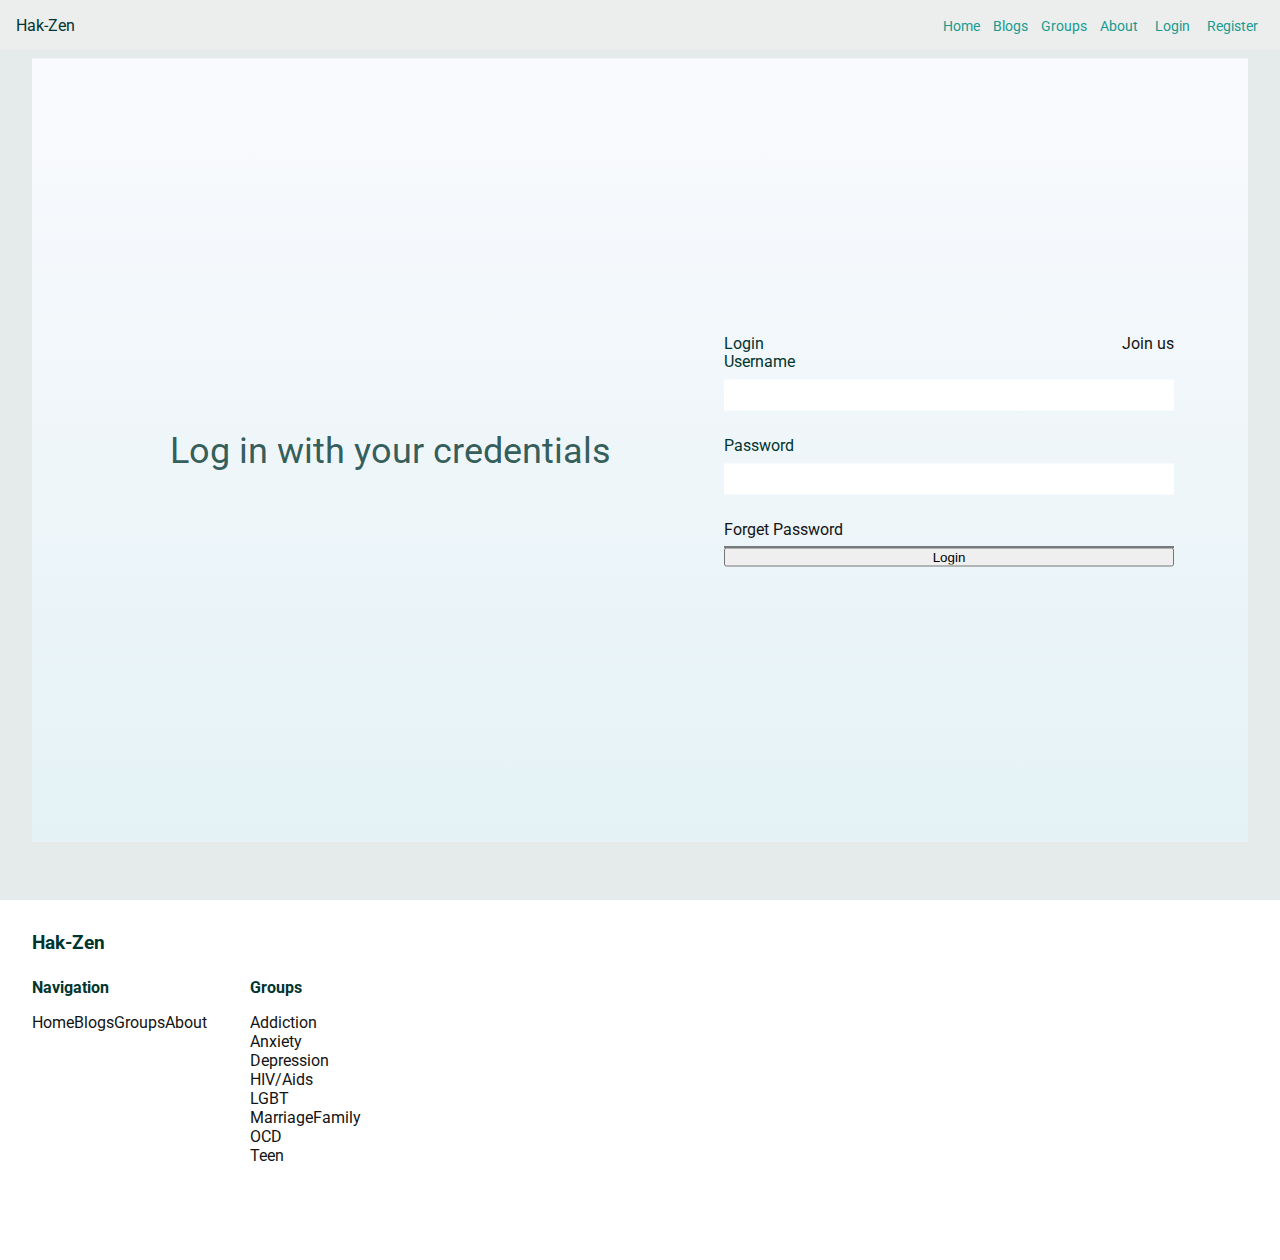
<file: high-style/login.html>
<!DOCTYPE html>
<html lang="en">
  <head>
    <meta charset="UTF-8" />
    <meta name="viewport" content="width=device-width, initial-scale=1.0" />
    <title>Hak-Zen</title>
    <link rel="stylesheet" href="./style/main.css" />
    <link rel="stylesheet" href="./style/login-signup.css" />
    <link
      rel="stylesheet"
      href="https://use.fontawesome.com/releases/v5.15.2/css/all.css"
      integrity="sha384-vSIIfh2YWi9wW0r9iZe7RJPrKwp6bG+s9QZMoITbCckVJqGCCRhc+ccxNcdpHuYu"
      crossorigin="anonymous"
    />
  </head>
  <body>
    <section class="hero-section">
      <header class="hero-header">
        <div class="logo">Hak-Zen</div>
        <div class="menu-box" id="menu">
          <i class="fas fa-bars"></i>
        </div>
        <ul class="nav">
          <li><a href="./index.html">Home</a></li>
          <li><a href="./blogs.html">Blogs</a></li>
          <li><a href="./groups.html">Groups</a></li>
          <li><a href="./about.html">About</a></li>

          <li class="btn">
            <a href="./login.html"><i class="fas fa-sign-in-alt"></i>Login</a>
          </li>
          <li class="btn btn-primary">
            <a href="./signup.html"
              ><i class="fas fa-user-plus"></i>Register
            </a>
          </li>
        </ul>
      </header>

      <div class="login-container">
        <div class="login-cover-box">
          <span>Log in with your credentials</span>
        </div>
        <div class="login-form-container">
          <form action="">
            <div class="form-title">
              <span>Login</span><span><a href="./signup.html">Join us</a></span>
            </div>
            <div class="input-box">
              <div class="input-field">
                <label for="username">Username</label>
                <input type="text" name="username" id="username" />
              </div>
              <div class="input-field">
                <label for="password">Password</label>
                <input type="text" name="password" id="password" />
              </div>

              <a href="#">Forget Password</a>
              <input
                id="loginBtn"
                type="button"
                value="Login"
                onclick="(e) => handleLogin(e)"
              />
            </div>
          </form>
        </div>
      </div>
    </section>

    <footer>
      <div class="info-container">
        <div class="info-col footer-logo">
          <h3>Hak-Zen</h3>
        </div>
        <div class="info-col footer-navigation">
          <h4>Navigation</h4>
          <ul>
            <li><a href="index.html">Home</a></li>
            <li><a href="blogs.html">Blogs</a></li>
            <li><a href="groups.html">Groups</a></li>
            <li><a href="about.html">About</a></li>
          </ul>
        </div>
        <div class="info-col footer-groups">
          <h4>Groups</h4>
          <ul>
            <li><a href="./groups.html">Addiction</a></li>
            <li><a href="./groups.html">Anxiety </a></li>
            <li><a href="./groups.html">Depression</a></li>
            <li><a href="./groups.html">HIV/Aids</a></li>
            <li><a href="./groups.html">LGBT</a></li>
            <li><a href="./groups.html">MarriageFamily</a></li>
            <li><a href="./groups.html">OCD</a></li>
            <li><a href="./groups.html">Teen</a></li>
          </ul>
        </div>
      </div>
    </footer>
    <script
      src="https://code.jquery.com/jquery-3.5.1.slim.min.js"
      integrity="sha384-DfXdz2htPH0lsSSs5nCTpuj/zy4C+OGpamoFVy38MVBnE+IbbVYUew+OrCXaRkfj"
      crossorigin="anonymous"
    ></script>
    <script>
      $("#menu").click(() => {
        $(".nav").toggleClass("active");
      });

      document
        .getElementById("loginBtn")
        .addEventListener("click", function (event) {
          event.preventDefault();
          $(location).attr("href", "./profile.html");
        });
    </script>
  </body>
</html>
</file>
<file: high-style/style/main.css>
@import url("https://fonts.googleapis.com/css2?family=Roboto&display=swap");
html {
  scroll-behavior: smooth;
}

* {
  margin: 0;
  padding: 0;
  -webkit-box-sizing: border-box;
          box-sizing: border-box;
}

body {
  font-size: 16px;
  font-family: "Roboto", sans-serif;
  color: #013530;
}

a {
  text-decoration: none;
  color: #141414;
}

.card {
  width: 220px;
  height: 300px;
  background-color: white;
  margin: 0.5em 0.6em;
  border-radius: 5px;
  padding: 8px;
}

.menu-box {
  display: none;
}

.hero-section {
  position: relative;
  height: 100vh;
  width: 100%;
  background-image: -webkit-gradient(linear, left top, right top, from(rgba(63, 135, 166, 0.5)), color-stop(rgba(235, 248, 225, 0.5)), to(rgba(246, 157, 60, 0.5))), url("https://images.unsplash.com/photo-1529156069898-49953e39b3ac?ixlib=rb-1.2.1&ixid=MXwxMjA3fDB8MHxwaG90by1wYWdlfHx8fGVufDB8fHw%3D&auto=format&fit=crop&w=2089&q=80");
  background-image: linear-gradient(0.25turn, rgba(63, 135, 166, 0.5), rgba(235, 248, 225, 0.5), rgba(246, 157, 60, 0.5)), url("https://images.unsplash.com/photo-1529156069898-49953e39b3ac?ixlib=rb-1.2.1&ixid=MXwxMjA3fDB8MHxwaG90by1wYWdlfHx8fGVufDB8fHw%3D&auto=format&fit=crop&w=2089&q=80");
  background-size: cover;
  background-position: center;
  background-repeat: no-repeat;
  background-color: rgba(1, 53, 48, 0.1);
}

.hero-section .hero-header {
  background-color: rgba(238, 238, 238, 0.8);
  position: absolute;
  top: 0;
  left: 0;
  width: 100%;
  height: 50px;
  display: -webkit-box;
  display: -ms-flexbox;
  display: flex;
  -webkit-box-align: center;
      -ms-flex-align: center;
          align-items: center;
}

.hero-section .hero-header .logo {
  -webkit-box-flex: 1;
      -ms-flex: 1;
          flex: 1;
  margin-left: 1em;
}

.hero-section .hero-container {
  width: 90%;
  max-width: 600px;
  z-index: 1;
  text-align: center;
}

.hero-section .hero-container .hero-text {
  font-size: 46px;
  color: #013530;
  letter-spacing: 1px;
  text-transform: uppercase;
}

.hero-section .hero-container .hero-sub-text {
  color: rgba(1, 53, 48, 0.9);
  margin: 1em 0;
}

.hero-section .hero-container .hero-action-container a {
  padding: 5px 10px;
  border: 1px solid #179b8f;
  border-radius: 5px;
  margin-right: 0.5em;
  font-size: 18px;
}

.hero-section .hero-container .hero-action {
  background-color: rgba(23, 155, 143, 0.8);
  color: white;
  -webkit-transition: background-color 100ms ease-in;
  transition: background-color 100ms ease-in;
}

.hero-section .hero-container .hero-action:hover {
  background-color: rgba(23, 155, 143, 0.9);
  color: white;
}

.hero-section .hero-container .hero-sub-action {
  color: #013530;
}

.hero-section .hero-container .hero-action-container a:nth-of-type(2) {
  border: 0;
}

.intro {
  height: 45vh;
  width: 100%;
  max-width: 1440px;
  margin: 0 auto;
}

.intro .intro-container {
  display: -ms-grid;
  display: grid;
  place-items: center;
  width: 90%;
  height: 100%;
  -ms-grid-rows: 20% 80%;
      grid-template-rows: 20% 80%;
  margin: 0 auto;
}

.intro .intro-container h2 {
  font-size: 28px;
  letter-spacing: 1px;
  color: rgba(1, 53, 48, 0.6);
}

.intro .intro-container p {
  -ms-flex-item-align: start;
      align-self: flex-start;
  margin-top: 2em;
  color: rgba(1, 53, 48, 0.8);
  width: 100%;
  max-width: 800px;
  line-height: 1.5em;
}

.groups {
  height: auto;
  width: 100%;
  max-width: 1440px;
  padding: 0.5em;
  background-image: -webkit-gradient(linear, left top, left bottom, from(rgba(245, 246, 252, 0.52)), to(rgba(218, 237, 242, 0.73))), url("https://www.contrado.com/blog/wp-content/uploads/2019/07/feature-image-1-1.jpg");
  background-image: linear-gradient(to bottom, rgba(245, 246, 252, 0.52), rgba(218, 237, 242, 0.73)), url("https://www.contrado.com/blog/wp-content/uploads/2019/07/feature-image-1-1.jpg");
  background-repeat: repeat;
  background-size: contain;
}

.groups .group-card {
  display: -ms-grid;
  display: grid;
  -ms-grid-rows: 40% 15% 35% 10%;
      grid-template-rows: 40% 15% 35% 10%;
  -webkit-box-pack: center;
      -ms-flex-pack: center;
          justify-content: center;
  text-align: center;
  background-color: rgba(255, 255, 255, 0.7);
  -webkit-transition: background-color 100ms ease-in;
  transition: background-color 100ms ease-in;
}

.groups .group-card:hover {
  background-color: rgba(255, 255, 255, 0.9);
  -webkit-box-shadow: 5px 5px 15px 5px rgba(1, 53, 48, 0.2);
  box-shadow: 5px 5px 15px 5px rgba(1, 53, 48, 0.2);
}

.groups .group-card .group-img {
  height: 100px;
  width: 100px;
  border-radius: 50%;
  background-color: rgba(238, 238, 238, 0.8);
  overflow: hidden;
  -ms-flex-item-align: center;
      -ms-grid-row-align: center;
      align-self: center;
  -ms-grid-column-align: center;
      justify-self: center;
}

.groups .group-card .group-img img {
  width: 100%;
  height: 100%;
}

.groups .group-card .card-title {
  font-size: 20px;
  letter-spacing: 1px;
  text-transform: capitalize;
}

.groups .group-card .card-content {
  font-size: 14px;
  color: rgba(1, 53, 48, 0.8);
  font-weight: 500;
}

.groups .group-card .card-action {
  padding: 5px 10px;
  border: 1px solid #179b8f;
  border-radius: 5px;
  -webkit-transition: 100ms ease-in 50ms;
  transition: 100ms ease-in 50ms;
}

.groups .group-card .card-action:hover {
  background-color: #179b8f;
  color: white;
}

.features {
  background-color: #ffffff;
  height: auto;
  width: 100%;
  max-width: 1440px;
  padding: 0.5em;
}

.features .features-container {
  display: -webkit-box;
  display: -ms-flexbox;
  display: flex;
  -webkit-box-orient: vertical;
  -webkit-box-direction: normal;
      -ms-flex-direction: column;
          flex-direction: column;
  -webkit-box-align: center;
      -ms-flex-align: center;
          align-items: center;
}

.features .features-container .feature-card {
  height: 200px;
  width: 450px;
  display: -ms-grid;
  display: grid;
  -ms-grid-columns: 30% 70%;
      grid-template-columns: 30% 70%;
  place-items: center;
}

.features .features-container .feature-card .card-img {
  width: 90%;
  height: 70%;
  background-color: rgba(238, 238, 238, 0.5);
  display: -ms-grid;
  display: grid;
  place-items: center;
  border-radius: 50%;
  border: 2px solid #179b8f;
  padding: 1px;
  overflow: hidden;
}

.features .features-container .feature-card .card-img img {
  width: 90px;
  height: 90px;
}

.features .features-container .feature-card .card-content-box {
  margin-left: 0.5em;
}

.features .features-container .feature-card .card-content-box .card-title {
  font-size: 22px;
  margin-bottom: 0.5em;
}

.user-review {
  height: auto;
  width: 100%;
  max-width: 1440px;
  padding: 0.5em;
  background-image: -webkit-gradient(linear, left top, left bottom, from(rgba(245, 246, 252, 0.52)), to(rgba(218, 237, 242, 0.73))), url("https://i.icanvas.com/list-square/chevron.jpg");
  background-image: linear-gradient(to bottom, rgba(245, 246, 252, 0.52), rgba(218, 237, 242, 0.73)), url("https://i.icanvas.com/list-square/chevron.jpg");
}

.user-review .review-container {
  display: -webkit-box;
  display: -ms-flexbox;
  display: flex;
  -webkit-box-orient: vertical;
  -webkit-box-direction: normal;
      -ms-flex-direction: column;
          flex-direction: column;
  -webkit-box-align: center;
      -ms-flex-align: center;
          align-items: center;
}

.user-review .review-container .reivew-card {
  width: 350px;
  height: 250px;
  display: -ms-grid;
  display: grid;
  -ms-grid-rows: 15% 12% 73%;
      grid-template-rows: 15% 12% 73%;
  place-items: center;
  padding: 1.5em;
}

.user-review .review-container .reivew-card .card-img {
  width: 90%;
  height: 90%;
  background-color: rgba(238, 238, 238, 0.5);
}

.user-review .review-container .reivew-card .review-date {
  font-size: 12px;
}

.user-review .review-container .reivew-card .card-content {
  -ms-flex-item-align: start;
      align-self: flex-start;
  margin-top: 1em;
  font-size: 14px;
}

@media only screen and (max-width: 500px) {
  .groups-container {
    display: -webkit-box;
    display: -ms-flexbox;
    display: flex;
    -ms-flex-wrap: wrap;
        flex-wrap: wrap;
  }
}

@media only screen and (max-width: 768px) {
  .groups .group-card {
    -webkit-box-flex: 1;
        -ms-flex-positive: 1;
            flex-grow: 1;
    min-width: 33.3%;
  }
  .menu-box {
    display: block;
    margin-right: 1em;
  }
  .nav {
    position: absolute;
    top: 50px;
    left: 50%;
    width: 95%;
    height: 0;
    -webkit-transform: translate(-50%, 0);
            transform: translate(-50%, 0);
    background-color: white;
    display: -webkit-box;
    display: -ms-flexbox;
    display: flex;
    -webkit-box-orient: vertical;
    -webkit-box-direction: normal;
        -ms-flex-direction: column;
            flex-direction: column;
    -webkit-box-align: center;
        -ms-flex-align: center;
            align-items: center;
    -ms-flex-pack: distribute;
        justify-content: space-around;
    opacity: 0;
    border-bottom-left-radius: 5px;
    border-bottom-right-radius: 5px;
    -webkit-transform-origin: top;
            transform-origin: top;
    z-index: 2;
    -webkit-transition: height 150ms ease-in, opacity 100ms ease-in-out 50ms;
    transition: height 150ms ease-in, opacity 100ms ease-in-out 50ms;
  }
  .nav li {
    display: block;
  }
  .nav li a {
    color: #179b8f;
  }
  .nav.active {
    height: 200px;
    opacity: 1;
  }
  .hero-container {
    position: absolute;
    top: 50%;
    left: 50%;
    -webkit-transform: translate(-50%, -50%);
            transform: translate(-50%, -50%);
  }
  .groups-container {
    display: -webkit-box;
    display: -ms-flexbox;
    display: flex;
    -ms-flex-wrap: wrap;
        flex-wrap: wrap;
  }
  footer {
    height: 50vh;
    width: 100%;
    max-width: 500px;
  }
  footer .info-container {
    display: -ms-grid;
    display: grid;
    -ms-grid-columns: 1fr 1fr;
        grid-template-columns: 1fr 1fr;
    -ms-grid-rows: 20% 80%;
        grid-template-rows: 20% 80%;
        grid-template-areas: "logo ." "navi groups";
  }
  footer .info-container .info-col ul {
    list-style: none;
  }
  footer .info-container .info-col ul li {
    margin: 1em 0.5em;
  }
  footer .info-container .footer-logo {
    -ms-grid-row: 1;
    -ms-grid-column: 1;
    grid-area: logo;
    margin-top: 0.5em;
  }
  footer .info-container .footer-navigation {
    -ms-grid-row: 2;
    -ms-grid-column: 1;
    grid-area: navi;
  }
  footer .info-container .footer-logo,
  footer .info-container .footer-navigation {
    margin-left: 1em;
  }
  footer .info-container .footer-groups {
    -ms-grid-row: 2;
    -ms-grid-column: 2;
    grid-area: groups;
  }
}

@media only screen and (min-width: 769px) {
  .hero-section .hero-header {
    display: -ms-grid;
    display: grid;
    -ms-grid-columns: 15% auto 50%;
        grid-template-columns: 15% auto 50%;
  }
  .hero-section .hero-header .nav {
    -ms-grid-column: 3;
    -ms-grid-column-span: 1;
    grid-column: 3 / span 1;
    display: -webkit-box;
    display: -ms-flexbox;
    display: flex;
    -webkit-box-orient: horizontal;
    -webkit-box-direction: normal;
        -ms-flex-direction: row;
            flex-direction: row;
    justify-self: flex-end;
    margin-right: 1em;
    list-style: none;
  }
  .hero-section .hero-header .nav li {
    margin: 0 0.4em;
  }
  .hero-section .hero-header .nav li a {
    color: #179b8f;
    font-size: 14px;
  }
  .hero-section .hero-header .nav li a i {
    margin-right: 0.3em;
  }
  .hero-section .hero-container {
    position: absolute;
    top: 50%;
    left: 50%;
    -webkit-transform: translate(-50%, -50%);
            transform: translate(-50%, -50%);
    height: 250px;
    display: -ms-grid;
    display: grid;
    place-items: center;
  }
  footer {
    height: 50vh;
    width: 100%;
    max-width: 1440px;
  }
  footer .info-container {
    height: 100%;
    width: 500px;
    padding: 2em;
    display: -ms-grid;
    display: grid;
    -ms-grid-columns: 1fr 1fr;
        grid-template-columns: 1fr 1fr;
    -ms-grid-rows: 10% 90%;
        grid-template-rows: 10% 90%;
  }
  footer .info-container h4 {
    margin: 1em 0;
  }
  footer .info-container .footer-navigation {
    -ms-grid-row: 2;
    -ms-grid-row-span: 1;
    grid-row: 2 / span 1;
  }
  footer .info-container .footer-navigation ul {
    display: -webkit-box;
    display: -ms-flexbox;
    display: flex;
  }
  footer .info-container .footer-groups {
    -ms-grid-row: 2;
    -ms-grid-row-span: 1;
    grid-row: 2 / span 1;
  }
  footer .info-container ul {
    list-style: none;
  }
}

@media only screen and (min-width: 769px) and (max-width: 1200px) {
  .groups .groups-container {
    display: -ms-grid;
    display: grid;
    -ms-grid-columns: 1fr 1fr 1fr;
        grid-template-columns: 1fr 1fr 1fr;
    -ms-grid-rows: 1fr 1fr 1fr;
        grid-template-rows: 1fr 1fr 1fr;
    place-items: center;
  }
  .features .features-container {
    -webkit-box-orient: horizontal;
    -webkit-box-direction: normal;
        -ms-flex-direction: row;
            flex-direction: row;
    -ms-flex-wrap: wrap;
        flex-wrap: wrap;
    -webkit-box-pack: center;
        -ms-flex-pack: center;
            justify-content: center;
  }
  .intro-container p {
    font-size: 20px;
  }
  .user-review {
    height: 50vh;
  }
  .user-review .review-container {
    display: -ms-grid;
    display: grid;
    -ms-grid-columns: 1fr 1fr 1fr;
        grid-template-columns: 1fr 1fr 1fr;
    place-items: center;
    overflow-x: scroll;
  }
  .user-review .review-container .reivew-card {
    width: 280px;
    height: 350px;
  }
}

@media only screen and (min-width: 1201px) {
  .groups .groups-container {
    display: -ms-grid;
    display: grid;
    -ms-grid-columns: 1fr 1fr 1fr 1fr;
        grid-template-columns: 1fr 1fr 1fr 1fr;
    -ms-grid-rows: 1fr 1fr;
        grid-template-rows: 1fr 1fr;
    place-items: center;
  }
  .intro-container p {
    font-size: 20px;
  }
  .features .features-container {
    height: 45vh;
    display: -webkit-box;
    display: -ms-flexbox;
    display: flex;
    -webkit-box-orient: horizontal;
    -webkit-box-direction: normal;
        -ms-flex-direction: row;
            flex-direction: row;
    -webkit-box-pack: center;
        -ms-flex-pack: center;
            justify-content: center;
  }
  .features .features-container .feature-card {
    width: 400px;
    height: 250px;
  }
  .features .features-container .feature-card .card-img {
    height: 100px;
    width: 100px;
  }
  .user-review .review-container {
    padding: 2em;
    display: -ms-grid;
    display: grid;
    -ms-grid-columns: 1fr 1fr 1fr;
        grid-template-columns: 1fr 1fr 1fr;
    place-items: center;
  }
}
/*# sourceMappingURL=main.css.map */
</file>
<file: style/main.css>
html {
  scroll-behavior: smooth;
}

* {
  margin: 0;
  padding: 0;
  -webkit-box-sizing: border-box;
          box-sizing: border-box;
}

body {
  font-size: 16px;
}

a {
  text-decoration: none;
  color: #141414;
}

.card {
  width: 220px;
  height: 300px;
  background-color: white;
  margin: 0.5em 0.6em;
  border-radius: 5px;
  padding: 8px;
}

.menu-box {
  display: none;
}

.hero-section {
  position: relative;
  height: 100vh;
  width: 100%;
  background-color: rgba(20, 20, 20, 0.1);
}

.hero-section .hero-header {
  position: absolute;
  top: 0;
  left: 0;
  width: 100%;
  height: 50px;
  display: -webkit-box;
  display: -ms-flexbox;
  display: flex;
  -webkit-box-align: center;
      -ms-flex-align: center;
          align-items: center;
}

.hero-section .hero-header .logo {
  -webkit-box-flex: 1;
      -ms-flex: 1;
          flex: 1;
  margin-left: 1em;
}

.hero-section .hero-container {
  width: 90%;
  max-width: 500px;
  z-index: 1;
}

.hero-section .hero-container .hero-text {
  font-size: 32px;
}

.hero-section .hero-container .hero-sub-text {
  color: rgba(20, 20, 20, 0.8);
  margin: 1em 0;
}

.hero-section .hero-container .hero-action-container a {
  padding: 5px 10px;
  border: 1px solid #141414;
  border-radius: 5px;
  margin-right: 0.5em;
}

.hero-section .hero-container .hero-action {
  background-color: rgba(20, 20, 20, 0.8);
  color: white;
  -webkit-transition: background-color 100ms ease-in;
  transition: background-color 100ms ease-in;
}

.hero-section .hero-container .hero-action:hover {
  background-color: rgba(20, 20, 20, 0.9);
  color: white;
}

.intro {
  height: 50vh;
  width: 100%;
  max-width: 1440px;
  margin: 0 auto;
}

.intro .intro-container {
  display: -ms-grid;
  display: grid;
  place-items: center;
  width: 90%;
  height: 100%;
  -ms-grid-rows: 20% 80%;
      grid-template-rows: 20% 80%;
  margin: 0 auto;
}

.intro .intro-container h2 {
  font-size: 28px;
  letter-spacing: 1px;
}

.intro .intro-container p {
  -ms-flex-item-align: start;
      align-self: flex-start;
  margin-top: 1em;
  font-size: 18px;
}

.groups {
  height: auto;
  width: 100%;
  max-width: 1440px;
  padding: 0.5em;
  background-color: rgba(20, 20, 20, 0.1);
}

.groups .group-card {
  display: -ms-grid;
  display: grid;
  -ms-grid-rows: 40% 20% 30% 10%;
      grid-template-rows: 40% 20% 30% 10%;
  -webkit-box-pack: center;
      -ms-flex-pack: center;
          justify-content: center;
  text-align: center;
}

.groups .group-card .group-img {
  height: 100px;
  width: 100px;
  border-radius: 50%;
  background-color: rgba(20, 20, 20, 0.8);
  overflow: hidden;
}

.groups .group-card .group-img img {
  width: 100%;
  height: 100%;
}

.groups .group-card .card-title {
  font-size: 20px;
  letter-spacing: 1px;
  text-transform: capitalize;
}

.groups .group-card .card-action {
  padding: 5px 10px;
  border: 1px solid #141414;
  border-radius: 5px;
}

.features {
  background-color: rgba(238, 238, 238, 0.5);
  height: auto;
  width: 100%;
  max-width: 1440px;
  padding: 0.5em;
}

.features .features-container {
  display: -webkit-box;
  display: -ms-flexbox;
  display: flex;
  -webkit-box-orient: vertical;
  -webkit-box-direction: normal;
      -ms-flex-direction: column;
          flex-direction: column;
  -webkit-box-align: center;
      -ms-flex-align: center;
          align-items: center;
}

.features .features-container .feature-card {
  height: 200px;
  width: 450px;
  display: -ms-grid;
  display: grid;
  -ms-grid-columns: 30% 70%;
      grid-template-columns: 30% 70%;
  place-items: center;
}

.features .features-container .feature-card .card-img {
  width: 90%;
  height: 70%;
  background-color: rgba(238, 238, 238, 0.5);
}

.features .features-container .feature-card .card-content-box {
  margin-left: 0.5em;
}

.features .features-container .feature-card .card-content-box .card-title {
  font-size: 22px;
  margin-bottom: 0.5em;
}

.user-review {
  height: auto;
  width: 100%;
  max-width: 1440px;
  padding: 0.5em;
  background-color: rgba(238, 238, 238, 0.9);
}

.user-review .review-container {
  display: -webkit-box;
  display: -ms-flexbox;
  display: flex;
  -webkit-box-orient: vertical;
  -webkit-box-direction: normal;
      -ms-flex-direction: column;
          flex-direction: column;
  -webkit-box-align: center;
      -ms-flex-align: center;
          align-items: center;
}

.user-review .review-container .reivew-card {
  width: 350px;
  height: 400px;
  display: -ms-grid;
  display: grid;
  -ms-grid-rows: 40% 5% 5% 50%;
      grid-template-rows: 40% 5% 5% 50%;
  place-items: center;
}

.user-review .review-container .reivew-card .card-img {
  width: 90%;
  height: 90%;
  background-color: rgba(238, 238, 238, 0.5);
}

.user-review .review-container .reivew-card .card-content {
  -ms-flex-item-align: start;
      align-self: flex-start;
  margin-top: 1em;
}

@media only screen and (max-width: 500px) {
  .groups-container {
    display: -webkit-box;
    display: -ms-flexbox;
    display: flex;
    -ms-flex-wrap: wrap;
        flex-wrap: wrap;
  }
}

@media only screen and (max-width: 768px) {
  .groups .group-card {
    -webkit-box-flex: 1;
        -ms-flex-positive: 1;
            flex-grow: 1;
    min-width: 33.3%;
  }
  .menu-box {
    display: block;
    margin-right: 1em;
  }
  .nav {
    position: absolute;
    top: 50px;
    left: 50%;
    width: 95%;
    height: 0;
    -webkit-transform: translate(-50%, 0);
            transform: translate(-50%, 0);
    background-color: gray;
    display: -webkit-box;
    display: -ms-flexbox;
    display: flex;
    -webkit-box-orient: vertical;
    -webkit-box-direction: normal;
        -ms-flex-direction: column;
            flex-direction: column;
    -webkit-box-align: center;
        -ms-flex-align: center;
            align-items: center;
    -ms-flex-pack: distribute;
        justify-content: space-around;
    opacity: 0;
    border-bottom-left-radius: 5px;
    border-bottom-right-radius: 5px;
    -webkit-transform-origin: top;
            transform-origin: top;
    z-index: 2;
    -webkit-transition: height 150ms ease-in, opacity 100ms ease-in-out 50ms;
    transition: height 150ms ease-in, opacity 100ms ease-in-out 50ms;
  }
  .nav li {
    display: block;
  }
  .nav.active {
    height: 200px;
    opacity: 1;
  }
  .hero-container {
    position: absolute;
    top: 50%;
    left: 50%;
    -webkit-transform: translate(-50%, -50%);
            transform: translate(-50%, -50%);
  }
  .groups-container {
    display: -webkit-box;
    display: -ms-flexbox;
    display: flex;
    -ms-flex-wrap: wrap;
        flex-wrap: wrap;
  }
  footer {
    height: 50vh;
    width: 100%;
    max-width: 500px;
  }
  footer .info-container {
    display: -ms-grid;
    display: grid;
    -ms-grid-columns: 1fr 1fr;
        grid-template-columns: 1fr 1fr;
    -ms-grid-rows: 20% 80%;
        grid-template-rows: 20% 80%;
        grid-template-areas: "logo ." "navi groups";
  }
  footer .info-container .info-col ul {
    list-style: none;
  }
  footer .info-container .info-col ul li {
    margin: 1em 0.5em;
  }
  footer .info-container .footer-logo {
    -ms-grid-row: 1;
    -ms-grid-column: 1;
    grid-area: logo;
    margin-top: 0.5em;
  }
  footer .info-container .footer-navigation {
    -ms-grid-row: 2;
    -ms-grid-column: 1;
    grid-area: navi;
  }
  footer .info-container .footer-logo,
  footer .info-container .footer-navigation {
    margin-left: 1em;
  }
  footer .info-container .footer-groups {
    -ms-grid-row: 2;
    -ms-grid-column: 2;
    grid-area: groups;
  }
}

@media only screen and (min-width: 769px) {
  .hero-section .hero-header {
    display: -ms-grid;
    display: grid;
    -ms-grid-columns: 15% auto 50%;
        grid-template-columns: 15% auto 50%;
  }
  .hero-section .hero-header .nav {
    -ms-grid-column: 3;
    -ms-grid-column-span: 1;
    grid-column: 3 / span 1;
    display: -webkit-box;
    display: -ms-flexbox;
    display: flex;
    -webkit-box-orient: horizontal;
    -webkit-box-direction: normal;
        -ms-flex-direction: row;
            flex-direction: row;
    justify-self: flex-end;
    margin-right: 1em;
    list-style: none;
  }
  .hero-section .hero-header .nav li {
    margin: 0 0.4em;
  }
  .hero-section .hero-container {
    position: absolute;
    top: 50%;
    left: 50%;
    -webkit-transform: translate(-50%, -50%);
            transform: translate(-50%, -50%);
    height: 250px;
    display: -ms-grid;
    display: grid;
    place-items: center;
  }
  footer {
    height: 50vh;
    width: 100%;
    max-width: 1440px;
  }
  footer .info-container {
    height: 100%;
    width: 500px;
    padding: 2em;
    display: -ms-grid;
    display: grid;
    -ms-grid-columns: 1fr 1fr;
        grid-template-columns: 1fr 1fr;
    -ms-grid-rows: 10% 90%;
        grid-template-rows: 10% 90%;
  }
  footer .info-container h4 {
    margin: 1em 0;
  }
  footer .info-container .footer-navigation {
    -ms-grid-row: 2;
    -ms-grid-row-span: 1;
    grid-row: 2 / span 1;
  }
  footer .info-container .footer-navigation ul {
    display: -webkit-box;
    display: -ms-flexbox;
    display: flex;
  }
  footer .info-container .footer-groups {
    -ms-grid-row: 2;
    -ms-grid-row-span: 1;
    grid-row: 2 / span 1;
  }
  footer .info-container ul {
    list-style: none;
  }
}

@media only screen and (min-width: 769px) and (max-width: 1200px) {
  .groups .groups-container {
    display: -ms-grid;
    display: grid;
    -ms-grid-columns: 1fr 1fr 1fr;
        grid-template-columns: 1fr 1fr 1fr;
    -ms-grid-rows: 1fr 1fr 1fr;
        grid-template-rows: 1fr 1fr 1fr;
    place-items: center;
  }
  .features .features-container {
    -webkit-box-orient: horizontal;
    -webkit-box-direction: normal;
        -ms-flex-direction: row;
            flex-direction: row;
    -ms-flex-wrap: wrap;
        flex-wrap: wrap;
    -webkit-box-pack: center;
        -ms-flex-pack: center;
            justify-content: center;
  }
  .user-review {
    height: 50vh;
  }
  .user-review .review-container {
    display: -ms-grid;
    display: grid;
    -ms-grid-columns: 1fr 1fr 1fr;
        grid-template-columns: 1fr 1fr 1fr;
    place-items: center;
    overflow-x: scroll;
  }
  .user-review .review-container .reivew-card {
    width: 280px;
    height: 350px;
  }
}

@media only screen and (min-width: 1201px) {
  .groups .groups-container {
    display: -ms-grid;
    display: grid;
    -ms-grid-columns: 1fr 1fr 1fr 1fr;
        grid-template-columns: 1fr 1fr 1fr 1fr;
    -ms-grid-rows: 1fr 1fr;
        grid-template-rows: 1fr 1fr;
    place-items: center;
  }
  .features .features-container {
    height: 45vh;
    display: -webkit-box;
    display: -ms-flexbox;
    display: flex;
    -webkit-box-orient: horizontal;
    -webkit-box-direction: normal;
        -ms-flex-direction: row;
            flex-direction: row;
    -webkit-box-pack: center;
        -ms-flex-pack: center;
            justify-content: center;
  }
  .features .features-container .feature-card {
    width: 400px;
    height: 250px;
  }
  .features .features-container .feature-card .card-img {
    height: 100px;
    width: 100px;
  }
  .user-review .review-container {
    padding: 2em;
    display: -ms-grid;
    display: grid;
    -ms-grid-columns: 1fr 1fr 1fr;
        grid-template-columns: 1fr 1fr 1fr;
    place-items: center;
  }
}
/*# sourceMappingURL=main.css.map */
</file>
<file: style/about.css>
body .hero-section {
  display: -ms-grid;
  display: grid;
  place-items: center;
}

body .hero-section .about-hero-container {
  height: 75%;
  width: 95%;
  display: -ms-grid;
  display: grid;
  -ms-grid-columns: 10% 10% 10% 10% 10% 10% 10% 10% 10% 10%;
      grid-template-columns: 10% 10% 10% 10% 10% 10% 10% 10% 10% 10%;
  -ms-grid-rows: 10% 10% 10% 10% 10% 10% 10% 10% 10% 10%;
      grid-template-rows: 10% 10% 10% 10% 10% 10% 10% 10% 10% 10%;
}

body .hero-section .about-hero-container #aboutContainer {
  -ms-grid-column: 3;
  -ms-grid-column-span: 6;
  grid-column: 3 / span 6;
  -ms-grid-row: 5;
  -ms-grid-row-span: 2;
  grid-row: 5 / span 2;
}

body .hero-section .about-hero-container #imageBox1 {
  background-image: url("../images/hero-image-sample.jpg");
  -ms-grid-column: 1;
  -ms-grid-column-span: 3;
  grid-column: 1 / span 3;
  -ms-grid-row: 1;
  -ms-grid-row-span: 3;
  grid-row: 1 / span 3;
}

body .hero-section .about-hero-container #imageBox2 {
  background-image: url("../images/hero-image-sample.jpg");
  -ms-grid-column: 5;
  -ms-grid-column-span: 6;
  grid-column: 5 / span 6;
  -ms-grid-row: 1;
  -ms-grid-row-span: 1;
  grid-row: 1 / span 1;
}

body .hero-section .about-hero-container #imageBox3 {
  background-image: url("../images/hero-image-sample.jpg");
  -ms-grid-column: 10;
  -ms-grid-column-span: 1;
  grid-column: 10 / span 1;
  -ms-grid-row: 2;
  -ms-grid-row-span: 1;
  grid-row: 2 / span 1;
}

body .hero-section .about-hero-container #imageBox4 {
  background-image: url("../images/hero-image-sample.jpg");
  -ms-grid-column: 5;
  -ms-grid-column-span: 6;
  grid-column: 5 / span 6;
  -ms-grid-row: 9;
  -ms-grid-row-span: 2;
  grid-row: 9 / span 2;
}

body .hero-section .about-hero-container #imageBox5 {
  background-image: url("../images/hero-image-sample.jpg");
  -ms-grid-column: 1;
  -ms-grid-column-span: 2;
  grid-column: 1 / span 2;
  -ms-grid-row: 7;
  -ms-grid-row-span: 5;
  grid-row: 7 / span 5;
}

body .hero-section .about-hero-container #imageBox6 {
  background-image: url("../images/hero-image-sample.jpg");
  -ms-grid-column: 10;
  -ms-grid-column-span: 1;
  grid-column: 10 / span 1;
  -ms-grid-row: 6;
  -ms-grid-row-span: 2;
  grid-row: 6 / span 2;
}

body .about-section {
  height: 70vh;
  border-bottom-left-radius: 20px;
  border-bottom-right-radius: 20px;
  background-color: rgba(0, 0, 0, 0.5);
  display: -ms-grid;
  display: grid;
}

body .about-section .about-slogan {
  width: 100%;
  height: 100%;
  position: relative;
}

body .about-section .about-slogan .slogan {
  width: 400px;
  position: absolute;
  top: 50%;
  left: 50%;
  -webkit-transform: translate(-50%, -50%);
          transform: translate(-50%, -50%);
}

body .about-section .about-main {
  width: 85%;
  height: 100%;
  -ms-grid-column-align: center;
      justify-self: center;
  border-top-left-radius: 20px;
  border-top-right-radius: 20px;
  background-color: #eeeeee;
  padding: 1.5em;
}

@media only screen and (max-width: 500px) {
  body .about-section {
    -ms-grid-rows: 20vh 50vh;
        grid-template-rows: 20vh 50vh;
    width: 500px;
    max-width: 500px;
  }
}

@media only screen and (min-width: 501px) {
  body .hero-section .about-hero-container {
    height: 75%;
    width: 80%;
  }
}

@media only screen and (min-width: 501px) and (max-width: 768px) {
  .about-section {
    max-width: 600px;
    width: 100%;
    margin: 0 auto;
  }
}

@media only screen and (min-width: 769px) and (max-width: 973px) {
  body .about-section {
    max-width: 1400px;
    width: 100%;
    margin: 0 auto;
    display: block;
    position: relative;
    overflow: hidden;
  }
  body .about-section .about-slogan {
    position: absolute;
    top: 0;
    left: 0;
    height: 100%;
    width: 80%;
  }
  body .about-section .about-slogan .slogan {
    width: 300px;
    max-width: 60%;
    left: 10%;
    -webkit-transform: translate(0, -50%);
            transform: translate(0, -50%);
  }
  body .about-section .about-main {
    position: absolute;
    width: 600px;
    max-width: 800px;
    height: 80%;
    top: 50%;
    right: -30%;
    border-bottom-left-radius: 20px;
    -webkit-transform: translate(0, -50%);
            transform: translate(0, -50%);
  }
  body .about-section .about-main .about-content {
    width: 300px;
  }
}

@media only screen and (min-width: 974px) and (max-width: 1200px) {
  body .about-section {
    max-width: 1400px;
    width: 100%;
    margin: 0 auto;
    display: block;
    position: relative;
    overflow: hidden;
  }
  body .about-section .about-slogan {
    position: absolute;
    top: 0;
    left: 0;
    height: 100%;
    width: 80%;
  }
  body .about-section .about-slogan .slogan {
    width: 500px;
    max-width: 60%;
    left: 10%;
    -webkit-transform: translate(0, -50%);
            transform: translate(0, -50%);
  }
  body .about-section .about-main {
    position: absolute;
    width: 800px;
    max-width: 800px;
    height: 80%;
    top: 50%;
    right: -35%;
    border-bottom-left-radius: 20px;
    -webkit-transform: translate(0, -50%);
            transform: translate(0, -50%);
  }
  body .about-section .about-main .about-content {
    width: 400px;
  }
}

@media only screen and (min-width: 1201px) {
  body .about-section {
    max-width: 1400px;
    width: 100%;
    margin: 0 auto;
    display: block;
    position: relative;
    overflow: hidden;
  }
  body .about-section .about-slogan {
    position: absolute;
    top: 0;
    left: 0;
    height: 100%;
    width: 80%;
  }
  body .about-section .about-slogan .slogan {
    width: 500px;
    max-width: 60%;
    left: 10%;
    -webkit-transform: translate(0, -50%);
            transform: translate(0, -50%);
  }
  body .about-section .about-main {
    position: absolute;
    width: 750px;
    max-width: 800px;
    height: 80%;
    top: 50%;
    right: -10%;
    border-bottom-left-radius: 20px;
    -webkit-transform: translate(0, -50%);
            transform: translate(0, -50%);
  }
  body .about-section .about-main .about-content {
    width: 500px;
  }
}
/*# sourceMappingURL=about.css.map */
</file>
<file: style/blog.css>
.hero-section {
  height: 30vh;
  background-image: url("../images/hero-image-sample.jpg");
  background-position: center;
  background-repeat: no-repeat;
  background-size: cover;
}

.blog-section {
  height: auto;
  padding: 1em;
}

.blog-section .blog-info {
  padding-bottom: 10px;
  border-bottom: 1px solid black;
  margin-bottom: 1em;
}

.blog-section .blog-info .blog-title {
  letter-spacing: 1px;
  font-size: 28px;
  margin-bottom: 0.5rem;
}

.blog-section .blog-info span {
  display: inline-block;
  margin-right: 0.5rem;
  margin-bottom: 0.5rem;
}

.blog-section .blog-info .blog-tags {
  display: -webkit-box;
  display: -ms-flexbox;
  display: flex;
  -webkit-box-orient: horizontal;
  -webkit-box-direction: normal;
      -ms-flex-direction: row;
          flex-direction: row;
  -ms-flex-wrap: wrap;
      flex-wrap: wrap;
}

.blog-section .blog-info .blog-tags .blog-tag {
  padding: 3px 8px;
  border: 1px solid black;
  border-radius: 20px;
  font-size: 14px;
  margin-right: 0.5em;
}

.blog-section .blog-content {
  line-height: 26px;
}

@media only screen and (min-width: 769px) and (max-width: 1024px) {
  .blog-section {
    max-width: 769px;
    width: 100%;
    margin: 0 auto;
  }
}

@media only screen and (min-width: 1025px) {
  .blog-section {
    max-width: 900px;
    width: 100%;
    margin-left: 3em;
  }
}
/*# sourceMappingURL=blog.css.map */
</file>
<file: style/groups.css>
body .hero-section {
  height: 30vh;
}

body .hero-section .group-hero-container {
  position: absolute;
  top: 50%;
  left: 5%;
  -webkit-transform: translate(0, -50%);
          transform: translate(0, -50%);
  width: 450px;
  height: 120px;
}

body .hero-section .group-hero-container h2 {
  font-size: 1em;
}

body .hero-section .group-hero-container h1 {
  margin: 0.3em 0;
}

body .hero-section .group-hero-container p {
  margin-bottom: 1em;
}

body .hero-section .group-hero-container .group-btn {
  padding: 5px 8px;
  border: 1px solid black;
  background-color: black;
  color: white;
  border-radius: 5px;
}

body .groups {
  background-color: #eee;
  display: block;
  opacity: 1;
  -webkit-transition: opacity 200ms ease-out;
  transition: opacity 200ms ease-out;
}

body .groups .groups-container {
  max-width: 1200px;
  margin: 0 auto;
}

body .groups.none {
  display: none;
}

body .groups.fade-out {
  opacity: 0;
}

body .group-info {
  height: 60vh;
}

body .group-info .group-info-container {
  display: -ms-grid;
  display: grid;
}

body .group-info .group-info-container .intro-side {
  display: -ms-grid;
  display: grid;
  place-items: center;
}

body .group-info .group-info-container .intro-main {
  padding: 1.5em;
}

body .group-info .group-info-container .intro-main h3 {
  text-align: center;
  margin: 0.5em 0;
}

body .groups-list {
  position: fixed;
  top: 50%;
  right: 0;
  -webkit-transform: translate(0, -50%);
          transform: translate(0, -50%);
  list-style: none;
  overflow-x: hidden;
  width: 150px;
  display: none;
}

body .groups-list li {
  height: 50px;
  width: 150px;
  overflow-x: hidden;
  display: -webkit-box;
  display: -ms-flexbox;
  display: flex;
  -webkit-box-align: center;
      -ms-flex-align: center;
          align-items: center;
  margin: 5px;
  position: relative;
  opacity: 0.5;
}

body .groups-list li .group-img {
  height: 50px;
  width: 50px;
  border-radius: 50%;
  position: absolute;
  right: 0;
  -webkit-transition: 150ms ease-in-out;
  transition: 150ms ease-in-out;
}

body .groups-list li .group-img img {
  height: 100%;
  width: 100%;
}

body .groups-list li a {
  position: absolute;
  right: -100px;
  width: 100px;
  opacity: 1;
  margin-left: 0.5em;
  -webkit-transition: 150ms ease-in-out;
  transition: 150ms ease-in-out;
}

body .groups-list li:hover {
  opacity: 1;
}

body .groups-list li:hover .group-img {
  right: 100px;
}

body .groups-list li:hover a {
  right: -5px;
}

@media only screen and (max-width: 769px) {
  body .group-info .group-info-container {
    -ms-grid-rows: 30vh 30vh;
        grid-template-rows: 30vh 30vh;
  }
}

@media only screen and (min-width: 769px) {
  body .hero-section {
    height: 50vh;
  }
  body .group-info .group-info-container {
    height: 100%;
    display: -ms-grid;
    display: grid;
    -ms-grid-columns: 50% 50%;
        grid-template-columns: 50% 50%;
    place-items: center;
  }
}
/*# sourceMappingURL=groups.css.map */
</file>
<file: style/profile.css>
.blog-container {
  width: 450px;
  height: 350px;
  margin: 1em auto;
  display: -ms-grid;
  display: grid;
}

.blog-container .blog-img {
  height: 100%;
  width: 100%;
  background-image: url("../images/hero-image-sample.jpg");
  background-size: cover;
  background-position: center;
}

.blog-container .blog-main {
  height: 100%;
  width: 100%;
}

.blog-container .blog-main h2 {
  margin: 0.5rem 0;
}

.blog-container .blog-main .blog-date {
  display: block;
  font-size: 14px;
}

.blog-container .blog-main p {
  margin: 0.1em 0;
}

.blog-container .blog-main .blog-content {
  max-width: 450px;
  overflow: hidden;
  font-size: 16px;
  margin-bottom: 0.3em;
}

.blog-container .blog-main .blog-content .line-clamp {
  display: -webkit-box;
  -webkit-line-clamp: 3;
  -webkit-box-orient: vertical;
}

.blog-container .blog-main .blog-more {
  float: right;
}

body .hero-section {
  height: 40vh;
}

body .hero-section .hero-header {
  z-index: 3;
}

body .hero-section .profile-hero-container {
  width: 100%;
  height: 100%;
  position: relative;
  z-index: 1;
}

body .hero-section .profile-hero-container .user-image {
  position: absolute;
  top: 50%;
  left: 50%;
  -webkit-transform: translate(-50%, -50%);
          transform: translate(-50%, -50%);
  width: 100px;
  height: 100px;
  display: -ms-grid;
  display: grid;
  place-items: center;
  border-radius: 50%;
  background-color: white;
  overflow: hidden;
  z-index: 2;
}

body .hero-section .profile-hero-container .user-image img {
  width: 90px;
  height: 90px;
  border-radius: 50%;
}

body .hero-section .profile-hero-container .user-info {
  position: absolute;
  left: 0;
  bottom: 0;
  height: 45%;
  width: 100%;
  background-color: #f7f7f7;
  z-index: 1;
  padding: 1em;
  display: -webkit-box;
  display: -ms-flexbox;
  display: flex;
  -webkit-box-orient: vertical;
  -webkit-box-direction: normal;
      -ms-flex-direction: column;
          flex-direction: column;
  -webkit-box-pack: center;
      -ms-flex-pack: center;
          justify-content: center;
}

body .hero-section .profile-hero-container .user-info .user-name {
  text-align: center;
  font-size: 20px;
}

body .hero-section .profile-hero-container .user-info .user-desc {
  font-size: 15px;
}

body .hero-section .profile-hero-container .user-info .user-settings {
  position: absolute;
  right: 20px;
  top: 20px;
  cursor: pointer;
}

body .hero-section .profile-hero-container .user-info .user-settings i {
  margin-right: 0.3em;
}

.user-activity-section {
  width: 100%;
  height: auto;
  padding: 1em;
}

.user-activity-section .user-activity-list {
  width: 100%;
  padding-bottom: 15px;
  border-bottom: 1px solid gray;
  margin-bottom: 1em;
}

.user-activity-section .user-activity-list ul {
  display: -webkit-box;
  display: -ms-flexbox;
  display: flex;
}

.user-activity-section .user-activity-list ul li {
  margin: 0 0.5em;
  list-style: none;
  cursor: pointer;
}

.user-activity-section .user-activity-main {
  width: 100%;
  max-width: 500px;
}

.user-activity-section .user-activity-main .post-form .input-feild {
  width: 100%;
  height: 50px;
  display: -webkit-box;
  display: -ms-flexbox;
  display: flex;
  -webkit-box-orient: vertical;
  -webkit-box-direction: normal;
      -ms-flex-direction: column;
          flex-direction: column;
  margin-bottom: 0.5em;
}

.user-activity-section .user-activity-main .post-form .input-feild input,
.user-activity-section .user-activity-main .post-form .input-feild select {
  padding: 5px 10px;
}

.user-activity-section .user-activity-main .post-form .input-feild input,
.user-activity-section .user-activity-main .post-form .input-feild select,
.user-activity-section .user-activity-main .post-form .input-feild textarea {
  margin: 0.3em 0;
}

.user-activity-section .user-activity-main .post-form .input-textarea {
  height: 300px;
}

.user-activity-section .user-activity-main .post-form .input-textarea textarea {
  height: 100%;
  resize: none;
  overflow-y: scroll;
  padding: 0.5em;
}

.user-activity-section .user-activity-main .post-form .post-btn {
  padding: 5px 25px;
}

.user-activity-section .user-activity-main .user-groups {
  width: 100%;
  max-width: 500px;
  height: 80vh;
  display: -webkit-box;
  display: -ms-flexbox;
  display: flex;
  -webkit-box-orient: horizontal;
  -webkit-box-direction: normal;
      -ms-flex-direction: row;
          flex-direction: row;
  -ms-flex-wrap: wrap;
      flex-wrap: wrap;
}

.user-activity-section .user-activity-main .user-groups .user-group-container {
  width: 200px;
  height: 200px;
  display: -ms-grid;
  display: grid;
  place-items: center;
}

.user-activity-section .user-activity-main .user-groups .user-group-container .group-img {
  height: 150px;
  width: 150px;
  border-radius: 50%;
  overflow: hidden;
  display: -ms-grid;
  display: grid;
  place-items: center;
  background-color: #cecece;
}

.user-activity-section .user-activity-main .user-groups .user-group-container .group-img img {
  height: 130px;
  width: 130px;
  border-radius: 50%;
}

.user-activity-section .user-activity-main .user-groups .user-group-container .group-view-btn {
  padding: 5px 10px;
  border-radius: 5px;
  border: 1px solid black;
}

@media only screen and (max-width: 500px) {
  .blog-container {
    -ms-grid-rows: 50% 50%;
        grid-template-rows: 50% 50%;
  }
}

@media only screen and (min-width: 501px) and (max-width: 768px) {
  .blog-container {
    -ms-grid-rows: 50% 50%;
        grid-template-rows: 50% 50%;
  }
  body .hero-section .user-desc {
    width: 500px;
    margin: 0 auto;
  }
  .user-activity-section {
    max-width: 700px;
  }
}

@media only screen and (min-width: 769px) {
  .blog-container {
    -ms-grid-columns: 200px 400px;
        grid-template-columns: 200px 400px;
    height: 200px;
    width: 100%;
    max-width: 600px;
  }
  .blog-container .blog-main {
    margin-left: 1em;
  }
  .user-activity-main {
    max-width: 700px;
  }
}

@media only screen and (min-width: 769px) and (max-width: 1024px) {
  body .hero-section .profile-hero-container .user-info {
    left: 10%;
    right: 10%;
    width: 700px;
    border-top-left-radius: 5px;
    border-top-right-radius: 5px;
    margin: 0 auto;
  }
  body .hero-section .profile-hero-container .user-info .user-desc {
    width: 500px;
    margin: 0 auto;
  }
  .user-activity-section {
    max-width: 100%;
    padding: 1.5em;
  }
  .user-activity-section .user-activity-main {
    max-width: 700px;
  }
  .user-activity-section .user-activity-main .user-groups {
    height: 50vh;
  }
}

@media only screen and (min-width: 1025px) {
  body .hero-section {
    height: 50vh;
  }
  body .hero-section .profile-hero-container .user-info {
    left: 10%;
    right: 10%;
    width: 900px;
    border-top-left-radius: 5px;
    border-top-right-radius: 5px;
    margin: 0 auto;
  }
  body .hero-section .profile-hero-container .user-info .user-desc {
    width: 500px;
    margin: 0 auto;
  }
  .user-activity-section {
    max-width: 100%;
    padding: 2em;
  }
  .user-activity-section .user-activity-main {
    max-width: 700px;
  }
  .user-activity-section .user-activity-main .user-groups {
    height: 50vh;
  }
}
/*# sourceMappingURL=profile.css.map */
</file>
<file: high-style/style/about.css>
body .hero-section {
  display: -ms-grid;
  display: grid;
  place-items: center;
  background-image: -webkit-gradient(linear, left top, left bottom, from(#eeeeee), to(#ffffff));
  background-image: linear-gradient(#eeeeee, #ffffff);
}

body .hero-section .about-hero-container {
  height: 75%;
  width: 95%;
  display: -ms-grid;
  display: grid;
  -ms-grid-columns: 10% 10% 10% 10% 10% 10% 10% 10% 10% 10%;
      grid-template-columns: 10% 10% 10% 10% 10% 10% 10% 10% 10% 10%;
  -ms-grid-rows: 10% 10% 10% 10% 10% 10% 10% 10% 10% 10%;
      grid-template-rows: 10% 10% 10% 10% 10% 10% 10% 10% 10% 10%;
}

body .hero-section .about-hero-container #aboutContainer {
  -ms-grid-column: 3;
  -ms-grid-column-span: 6;
  grid-column: 3 / span 6;
  -ms-grid-row: 5;
  -ms-grid-row-span: 2;
  grid-row: 5 / span 2;
}

body .hero-section .about-hero-container #aboutContainer p {
  font-size: 20px;
  letter-spacing: 1px;
}

body .hero-section .about-hero-container #imageBox1 {
  background-image: url("https://images.unsplash.com/photo-1562086780-1c95244efd6b?ixid=MXwxMjA3fDB8MHxwaG90by1wYWdlfHx8fGVufDB8fHw%3D&ixlib=rb-1.2.1&auto=format&fit=crop&w=1950&q=80");
  background-size: cover;
  background-position: center;
  background-repeat: no-repeat;
  -ms-grid-column: 1;
  -ms-grid-column-span: 3;
  grid-column: 1 / span 3;
  -ms-grid-row: 1;
  -ms-grid-row-span: 3;
  grid-row: 1 / span 3;
}

body .hero-section .about-hero-container #imageBox2 {
  background-image: url("https://images.unsplash.com/photo-1530099486328-e021101a494a?ixlib=rb-1.2.1&ixid=MXwxMjA3fDB8MHxwaG90by1wYWdlfHx8fGVufDB8fHw%3D&auto=format&fit=crop&w=2016&q=80");
  background-size: cover;
  background-position: center;
  background-repeat: no-repeat;
  background-position: 50% 25%;
  -ms-grid-column: 5;
  -ms-grid-column-span: 6;
  grid-column: 5 / span 6;
  -ms-grid-row: 1;
  -ms-grid-row-span: 1;
  grid-row: 1 / span 1;
}

body .hero-section .about-hero-container #imageBox3 {
  background-image: url("https://images.unsplash.com/photo-1490578474895-699cd4e2cf59?ixlib=rb-1.2.1&ixid=MXwxMjA3fDB8MHxwaG90by1wYWdlfHx8fGVufDB8fHw%3D&auto=format&fit=crop&w=1951&q=80");
  background-size: cover;
  background-position: center;
  background-repeat: no-repeat;
  -ms-grid-column: 9;
  -ms-grid-column-span: 2;
  grid-column: 9 / span 2;
  -ms-grid-row: 2;
  -ms-grid-row-span: 2;
  grid-row: 2 / span 2;
}

body .hero-section .about-hero-container #imageBox4 {
  background-image: url("https://images.unsplash.com/photo-1496154704336-6c88a94a019a?ixid=MXwxMjA3fDB8MHxwaG90by1wYWdlfHx8fGVufDB8fHw%3D&ixlib=rb-1.2.1&auto=format&fit=crop&w=1950&q=80");
  background-size: cover;
  background-position: center;
  background-repeat: no-repeat;
  -ms-grid-column: 5;
  -ms-grid-column-span: 6;
  grid-column: 5 / span 6;
  -ms-grid-row: 9;
  -ms-grid-row-span: 2;
  grid-row: 9 / span 2;
}

body .hero-section .about-hero-container #imageBox5 {
  background-image: url("https://images.unsplash.com/photo-1508904635850-d986b19765d0?ixlib=rb-1.2.1&ixid=MXwxMjA3fDB8MHxwaG90by1wYWdlfHx8fGVufDB8fHw%3D&auto=format&fit=crop&w=934&q=80");
  background-size: cover;
  background-position: center;
  background-repeat: no-repeat;
  -ms-grid-column: 1;
  -ms-grid-column-span: 2;
  grid-column: 1 / span 2;
  -ms-grid-row: 7;
  -ms-grid-row-span: 5;
  grid-row: 7 / span 5;
}

body .hero-section .about-hero-container #imageBox6 {
  background-image: url("https://images.unsplash.com/photo-1554224116-a159ee9c504f?ixid=MXwxMjA3fDB8MHxwaG90by1wYWdlfHx8fGVufDB8fHw%3D&ixlib=rb-1.2.1&auto=format&fit=crop&w=1950&q=80");
  background-size: cover;
  background-position: center;
  background-repeat: no-repeat;
  -ms-grid-column: 10;
  -ms-grid-column-span: 1;
  grid-column: 10 / span 1;
  -ms-grid-row: 6;
  -ms-grid-row-span: 2;
  grid-row: 6 / span 2;
}

body .about-section {
  height: 70vh;
  border-bottom-left-radius: 20px;
  border-bottom-right-radius: 20px;
  background-color: #179b8f;
  display: -ms-grid;
  display: grid;
}

body .about-section .about-slogan {
  width: 100%;
  height: 100%;
  position: relative;
}

body .about-section .about-slogan .slogan {
  width: 400px;
  position: absolute;
  top: 50%;
  left: 50%;
  -webkit-transform: translate(-50%, -50%);
          transform: translate(-50%, -50%);
  letter-spacing: 1px;
  text-transform: uppercase;
  color: #383838;
}

body .about-section .about-main {
  width: 85%;
  height: 100%;
  -ms-grid-column-align: center;
      justify-self: center;
  border-top-left-radius: 20px;
  border-top-right-radius: 20px;
  background-color: rgba(255, 255, 255, 0.9);
  padding: 1.5em;
}

@media only screen and (max-width: 500px) {
  body .about-section {
    -ms-grid-rows: 30vh 40vh;
        grid-template-rows: 30vh 40vh;
    width: 500px;
    max-width: 500px;
  }
  body .about-section .slogan {
    font-size: 24px;
  }
}

@media only screen and (min-width: 501px) {
  body .hero-section .about-hero-container {
    height: 75%;
    width: 80%;
  }
}

@media only screen and (min-width: 501px) and (max-width: 768px) {
  .about-section {
    max-width: 600px;
    width: 100%;
    margin: 0 auto;
  }
  .about-section .slogan {
    font-size: 22px;
  }
}

@media only screen and (min-width: 769px) and (max-width: 973px) {
  body .about-section {
    max-width: 1400px;
    width: 100%;
    margin: 0 auto;
    display: block;
    position: relative;
    overflow: hidden;
  }
  body .about-section .about-slogan {
    position: absolute;
    top: 0;
    left: 0;
    height: 100%;
    width: 80%;
  }
  body .about-section .about-slogan .slogan {
    width: 300px;
    max-width: 60%;
    left: 10%;
    -webkit-transform: translate(0, -50%);
            transform: translate(0, -50%);
    font-size: 26px;
  }
  body .about-section .about-main {
    position: absolute;
    width: 600px;
    max-width: 800px;
    height: 80%;
    top: 50%;
    right: -30%;
    border-bottom-left-radius: 20px;
    -webkit-transform: translate(0, -50%);
            transform: translate(0, -50%);
  }
  body .about-section .about-main .about-content {
    width: 300px;
  }
}

@media only screen and (min-width: 974px) and (max-width: 1200px) {
  body .about-section {
    max-width: 1400px;
    width: 100%;
    margin: 0 auto;
    display: block;
    position: relative;
    overflow: hidden;
  }
  body .about-section .about-slogan {
    position: absolute;
    top: 0;
    left: 0;
    height: 100%;
    width: 80%;
  }
  body .about-section .about-slogan .slogan {
    width: 500px;
    max-width: 60%;
    left: 10%;
    -webkit-transform: translate(0, -50%);
            transform: translate(0, -50%);
    font-size: 28px;
  }
  body .about-section .about-main {
    position: absolute;
    width: 800px;
    max-width: 800px;
    height: 80%;
    top: 50%;
    right: -35%;
    border-bottom-left-radius: 20px;
    -webkit-transform: translate(0, -50%);
            transform: translate(0, -50%);
  }
  body .about-section .about-main .about-content {
    width: 400px;
  }
}

@media only screen and (min-width: 1201px) {
  body .about-section {
    max-width: 1400px;
    width: 100%;
    margin: 0 auto;
    display: block;
    position: relative;
    overflow: hidden;
  }
  body .about-section .about-slogan {
    position: absolute;
    top: 0;
    left: 0;
    height: 100%;
    width: 80%;
  }
  body .about-section .about-slogan .slogan {
    width: 500px;
    max-width: 60%;
    left: 10%;
    -webkit-transform: translate(0, -50%);
            transform: translate(0, -50%);
    font-size: 30px;
  }
  body .about-section .about-main {
    position: absolute;
    width: 750px;
    max-width: 800px;
    height: 80%;
    top: 50%;
    right: -10%;
    border-bottom-left-radius: 20px;
    -webkit-transform: translate(0, -50%);
            transform: translate(0, -50%);
  }
  body .about-section .about-main .about-content {
    width: 500px;
  }
}
/*# sourceMappingURL=about.css.map */
</file>
<file: high-style/style/blog.css>
.hero-section {
  height: 30vh;
  background-image: url("https://source.unsplash.com/1600x900/?nature,water");
  background-position: center;
  background-repeat: no-repeat;
  background-size: cover;
}

.blog-section {
  height: auto;
  padding: 1em;
}

.blog-section .blog-info {
  padding-bottom: 10px;
  border-bottom: 1px solid black;
  margin-bottom: 1em;
}

.blog-section .blog-info .blog-title {
  letter-spacing: 1px;
  font-size: 28px;
  margin-bottom: 0.5rem;
}

.blog-section .blog-info span {
  display: inline-block;
  margin-right: 0.5rem;
  margin-bottom: 0.5rem;
}

.blog-section .blog-info .blog-tags {
  display: -webkit-box;
  display: -ms-flexbox;
  display: flex;
  -webkit-box-orient: horizontal;
  -webkit-box-direction: normal;
      -ms-flex-direction: row;
          flex-direction: row;
  -ms-flex-wrap: wrap;
      flex-wrap: wrap;
}

.blog-section .blog-info .blog-tags .blog-tag {
  padding: 3px 8px;
  border: 1px solid black;
  border-radius: 20px;
  font-size: 14px;
  margin-right: 0.5em;
}

.blog-section .blog-content {
  line-height: 26px;
}

@media only screen and (min-width: 769px) and (max-width: 1024px) {
  .blog-section {
    max-width: 769px;
    width: 100%;
    margin: 0 auto;
  }
}

@media only screen and (min-width: 1025px) {
  .blog-section {
    max-width: 900px;
    width: 100%;
    margin-left: 3em;
  }
}
/*# sourceMappingURL=blog.css.map */
</file>
<file: high-style/style/blogs.css>
body .hero-section {
  height: 30vh;
  background-image: url("https://images.unsplash.com/photo-1546074177-ffdda98d214f?ixid=MXwxMjA3fDB8MHxwaG90by1wYWdlfHx8fGVufDB8fHw%3D&ixlib=rb-1.2.1&auto=format&fit=crop&w=1567&q=80");
  background-size: cover;
  background-position: center;
  background-repeat: no-repeat;
}

body .blogs-hero-container {
  position: absolute;
  top: 50%;
  left: 20px;
  -webkit-transform: translate(0, -50%);
          transform: translate(0, -50%);
  width: 450px;
}

body .blogs-hero-container h2 {
  font-size: 18px;
}

body .blogs-hero-container #search-form {
  margin: 1em 0;
}

body .blogs-hero-container #search-form .search-filed {
  width: 100%;
  display: -webkit-box;
  display: -ms-flexbox;
  display: flex;
}

body .blogs-hero-container #search-form .search-filed button {
  border: none;
  padding: 10px;
  background-color: black;
  color: white;
}

body .blogs-hero-container #search-form .search-filed #searchItem {
  -webkit-box-flex: 1;
      -ms-flex: 1;
          flex: 1;
  padding: 10px;
  border: none;
}

body .filter-section {
  height: 20vh;
  width: 100%;
  max-width: 500px;
  padding: 1.1em;
}

body .filter-section .categroies h3 {
  margin-bottom: 0.5em;
}

body .filter-section hr {
  margin: 0.5em 0;
}

body .filter-section .tags {
  width: 100%;
  height: auto;
  display: -webkit-box;
  display: -ms-flexbox;
  display: flex;
  -webkit-box-orient: horizontal;
  -webkit-box-direction: normal;
      -ms-flex-direction: row;
          flex-direction: row;
  -ms-flex-wrap: wrap;
      flex-wrap: wrap;
  overflow: hidden;
}

body .filter-section .tags .tag {
  padding: 3px 5px;
  border: 1px solid black;
  border-radius: 20px;
  font-size: 14px;
  margin: 0.3em;
}

body .blog-section {
  padding: 1.1em;
  width: 100%;
  max-width: 500px;
}

body .blog-section .blog-container {
  height: 350px;
  margin: 1em auto;
  display: -ms-grid;
  display: grid;
}

body .blog-section .blog-container .blog-img {
  height: 100%;
  width: 100%;
  background-image: url("https://source.unsplash.com/1600x900/?nature,water");
  background-size: cover;
  background-position: center;
}

body .blog-section .blog-container .blog-main {
  height: 100%;
  width: 100%;
}

body .blog-section .blog-container .blog-main h2 {
  margin: 0.5rem 0;
}

body .blog-section .blog-container .blog-main .blog-date {
  display: block;
  font-size: 12px;
  color: rgba(1, 53, 48, 0.8);
}

body .blog-section .blog-container .blog-main p {
  margin: 0.1em 0;
}

body .blog-section .blog-container .blog-main p a {
  font-size: 14px;
  color: rgba(1, 53, 48, 0.8);
}

body .blog-section .blog-container .blog-main .blog-content {
  max-width: 450px;
  overflow: hidden;
  font-size: 16px;
  margin-bottom: 0.3em;
}

body .blog-section .blog-container .blog-main .blog-content .line-clamp {
  display: -webkit-box;
  -webkit-line-clamp: 1;
  -webkit-box-orient: vertical;
}

body .blog-section .blog-container .blog-main .blog-more {
  float: right;
}

body .pagination {
  width: 400px;
  height: 30px;
  margin: 0 auto;
  display: -webkit-box;
  display: -ms-flexbox;
  display: flex;
  -webkit-box-orient: horizontal;
  -webkit-box-direction: normal;
      -ms-flex-direction: row;
          flex-direction: row;
  list-style: none;
  -ms-flex-pack: distribute;
      justify-content: space-around;
}

body .pagination li {
  width: 30px;
  height: 30px;
  border: 1px solid gray;
  border-radius: 50%;
  display: -ms-grid;
  display: grid;
  place-items: center;
  font-size: 14px;
}

body .pagination li:hover {
  background-color: gray;
}

body .pagination li:hover a {
  color: white;
}

@media only screen and (max-width: 500px) {
  body .blog-section .blog-container {
    max-width: 450px;
    max-width: 550px;
    -ms-grid-rows: 50% 50%;
        grid-template-rows: 50% 50%;
  }
}

@media only screen and (min-width: 501px) {
  body .hero-section {
    height: 40vh;
  }
  body .hero-section .blogs-hero-container {
    position: absolute;
    top: 50%;
    left: 50%;
    -webkit-transform: translate(-50%, -50%);
            transform: translate(-50%, -50%);
    width: 100%;
  }
}

@media only screen and (min-width: 501px) and (max-width: 768px) {
  body .blogs-hero-container {
    max-width: 500px;
  }
  body .filter-section {
    margin: 0 auto;
    max-width: 700px;
  }
  body .blog-section {
    margin: 0 auto;
    max-width: 580px;
  }
  body .blog-section .blog-container {
    max-width: 450px;
    max-width: 550px;
    -ms-grid-rows: 50% 50%;
        grid-template-rows: 50% 50%;
  }
}

@media only screen and (min-width: 769px) {
  body .blogs-hero-container {
    max-width: 700px;
  }
  body .blogs-container {
    display: -ms-grid;
    display: grid;
    -ms-grid-columns: 70% 30%;
        grid-template-columns: 70% 30%;
  }
  body .blogs-container .filter-section {
    -ms-grid-column: 2;
    -ms-grid-column-span: 1;
    grid-column: 2 / span 1;
  }
  body .blogs-container .blog-section {
    -ms-grid-row: 1;
    -ms-grid-row-span: 1;
    grid-row: 1 / span 1;
    max-width: 100%;
  }
  body .blogs-container .blog-section .blog-container {
    -ms-grid-columns: 200px calc(100% - 200px);
        grid-template-columns: 200px calc(100% - 200px);
    height: 200px;
    width: 100%;
    max-width: 600px;
  }
  body .blogs-container .blog-section .blog-container .blog-main {
    margin-left: 1em;
  }
}

@media only screen and (min-width: 1201px) {
  body .blogs-container .blog-section .blog-container {
    max-width: 850px;
  }
  body .blogs-container .blog-section .blog-container .blog-main .blog-content {
    max-width: 700px;
  }
}
/*# sourceMappingURL=blogs.css.map */
</file>
<file: high-style/style/groups.css>
body .hero-section {
  height: 30vh;
  background-image: url("https://images.unsplash.com/photo-1444210971048-6130cf0c46cf?ixid=MXwxMjA3fDB8MHxwaG90by1wYWdlfHx8fGVufDB8fHw%3D&ixlib=rb-1.2.1&auto=format&fit=crop&w=1952&q=80");
  background-size: cover;
  background-position: center;
  background-repeat: no-repeat;
}

body .hero-section .group-hero-container {
  position: absolute;
  top: 50%;
  left: 5%;
  -webkit-transform: translate(0, -50%);
          transform: translate(0, -50%);
  width: 450px;
  height: 120px;
}

body .hero-section .group-hero-container h2 {
  font-size: 1em;
}

body .hero-section .group-hero-container h1 {
  margin: 0.3em 0;
}

body .hero-section .group-hero-container p {
  margin-bottom: 1em;
}

body .hero-section .group-hero-container .group-btn {
  padding: 5px 8px;
  border: 1px solid black;
  background-color: black;
  color: white;
  border-radius: 5px;
}

body .groups {
  background-image: none;
  background-color: #ffffff;
  display: block;
  opacity: 1;
  -webkit-transition: opacity 200ms ease-out;
  transition: opacity 200ms ease-out;
}

body .groups .groups-container {
  max-width: 1200px;
  margin: 0 auto;
}

body .groups.none {
  display: none;
}

body .groups.fade-out {
  opacity: 0;
}

body .group-info {
  height: 60vh;
}

body .group-info .group-info-container {
  display: -ms-grid;
  display: grid;
  background-color: #179b8f;
}

body .group-info .group-info-container .intro-side {
  display: -ms-grid;
  display: grid;
  place-items: center;
}

body .group-info .group-info-container .intro-side h2 {
  font-size: 36px;
  color: white;
}

body .group-info .group-info-container .intro-main {
  padding: 2.5em;
  background-color: rgba(238, 238, 238, 0.8);
  border-radius: 20px;
}

body .group-info .group-info-container .intro-main .intro-title {
  text-align: center;
  margin: 0.5em 0;
  font-size: 24px;
}

body .group-info .group-info-container .intro-main .intro-content {
  line-height: 2em;
}

body .groups-list {
  position: fixed;
  top: 50%;
  right: 0;
  -webkit-transform: translate(0, -50%);
          transform: translate(0, -50%);
  list-style: none;
  overflow-x: hidden;
  width: 150px;
  display: none;
}

body .groups-list li {
  height: 50px;
  width: 150px;
  overflow-x: hidden;
  display: -webkit-box;
  display: -ms-flexbox;
  display: flex;
  -webkit-box-align: center;
      -ms-flex-align: center;
          align-items: center;
  margin: 5px;
  position: relative;
  opacity: 0.5;
}

body .groups-list li .group-img {
  height: 50px;
  width: 50px;
  border-radius: 50%;
  position: absolute;
  right: 0;
  -webkit-transition: 150ms ease-in-out;
  transition: 150ms ease-in-out;
}

body .groups-list li .group-img img {
  height: 100%;
  width: 100%;
}

body .groups-list li a {
  background-color: #eee;
  position: absolute;
  right: -100px;
  width: 100px;
  opacity: 1;
  margin-left: 0.5em;
  -webkit-transition: 150ms ease-in-out;
  transition: 150ms ease-in-out;
  padding: 20px;
}

body .groups-list li:hover {
  opacity: 1;
}

body .groups-list li:hover .group-img {
  right: 100px;
}

body .groups-list li:hover a {
  right: -5px;
}

@media only screen and (max-width: 769px) {
  body .group-info .group-info-container {
    -ms-grid-rows: 30vh 30vh;
        grid-template-rows: 30vh 30vh;
  }
}

@media only screen and (min-width: 769px) {
  body .hero-section {
    height: 50vh;
  }
  body .group-info .group-info-container {
    height: 100%;
    display: -ms-grid;
    display: grid;
    -ms-grid-columns: 50% 50%;
        grid-template-columns: 50% 50%;
    place-items: center;
  }
}
/*# sourceMappingURL=groups.css.map */
</file>
<file: high-style/style/login-signup.css>
.hero-section {
  background-image: none;
}

.hero-section .login-container,
.hero-section .signup-container {
  position: absolute;
  top: 50%;
  left: 50%;
  -webkit-transform: translate(-50%, -50%);
          transform: translate(-50%, -50%);
  height: 87%;
  width: 95%;
  background-color: white;
  padding: 1em 1.5em;
  display: -ms-grid;
  display: grid;
}

.hero-section .login-container .login-cover-box,
.hero-section .login-container .signup-cover-box,
.hero-section .signup-container .login-cover-box,
.hero-section .signup-container .signup-cover-box {
  width: 100%;
  height: 100%;
  display: -ms-grid;
  display: grid;
  place-items: center;
  overflow: hidden;
}

.hero-section .login-container .login-form-container form,
.hero-section .login-container .signup-form-container form,
.hero-section .signup-container .login-form-container form,
.hero-section .signup-container .signup-form-container form {
  height: 100%;
  width: 100%;
  display: -ms-grid;
  display: grid;
  -ms-grid-rows: 8% auto;
      grid-template-rows: 8% auto;
}

.hero-section .login-container .login-form-container form .form-title,
.hero-section .login-container .signup-form-container form .form-title,
.hero-section .signup-container .login-form-container form .form-title,
.hero-section .signup-container .signup-form-container form .form-title {
  display: -webkit-box;
  display: -ms-flexbox;
  display: flex;
  -webkit-box-pack: justify;
      -ms-flex-pack: justify;
          justify-content: space-between;
}

.hero-section .login-container .login-form-container form span,
.hero-section .login-container .signup-form-container form span,
.hero-section .signup-container .login-form-container form span,
.hero-section .signup-container .signup-form-container form span {
  -ms-grid-column-align: center;
      justify-self: center;
}

.hero-section .login-container .login-form-container form .input-box,
.hero-section .login-container .signup-form-container form .input-box,
.hero-section .signup-container .login-form-container form .input-box,
.hero-section .signup-container .signup-form-container form .input-box {
  display: -webkit-box;
  display: -ms-flexbox;
  display: flex;
  -webkit-box-orient: vertical;
  -webkit-box-direction: normal;
      -ms-flex-direction: column;
          flex-direction: column;
}

.hero-section .login-container .login-form-container form .input-box a,
.hero-section .login-container .signup-form-container form .input-box a,
.hero-section .signup-container .login-form-container form .input-box a,
.hero-section .signup-container .signup-form-container form .input-box a {
  padding-bottom: 8px;
  border-bottom: 1px solid black;
}

.hero-section .login-container .login-form-container form .input-box input[type="submit"],
.hero-section .login-container .signup-form-container form .input-box input[type="submit"],
.hero-section .signup-container .login-form-container form .input-box input[type="submit"],
.hero-section .signup-container .signup-form-container form .input-box input[type="submit"] {
  padding: 10px 0;
  margin: 1.5em 0;
  background-color: rgba(23, 155, 143, 0.8);
  color: white;
  border: none;
  font-size: 18px;
}

.hero-section .login-container .login-form-container form .input-box input[type="submit"]:hover,
.hero-section .login-container .signup-form-container form .input-box input[type="submit"]:hover,
.hero-section .signup-container .login-form-container form .input-box input[type="submit"]:hover,
.hero-section .signup-container .signup-form-container form .input-box input[type="submit"]:hover {
  background-color: #179b8f;
}

.hero-section .login-container .login-form-container form .input-box .input-field,
.hero-section .login-container .signup-form-container form .input-box .input-field,
.hero-section .signup-container .login-form-container form .input-box .input-field,
.hero-section .signup-container .signup-form-container form .input-box .input-field {
  margin-bottom: 1em;
}

.hero-section .login-container .login-form-container form .input-box .input-field label,
.hero-section .login-container .login-form-container form .input-box .input-field input,
.hero-section .login-container .signup-form-container form .input-box .input-field label,
.hero-section .login-container .signup-form-container form .input-box .input-field input,
.hero-section .signup-container .login-form-container form .input-box .input-field label,
.hero-section .signup-container .login-form-container form .input-box .input-field input,
.hero-section .signup-container .signup-form-container form .input-box .input-field label,
.hero-section .signup-container .signup-form-container form .input-box .input-field input {
  display: block;
}

.hero-section .login-container .login-form-container form .input-box .input-field input,
.hero-section .login-container .signup-form-container form .input-box .input-field input,
.hero-section .signup-container .login-form-container form .input-box .input-field input,
.hero-section .signup-container .signup-form-container form .input-box .input-field input {
  margin: 0.5em 0;
  width: 100%;
  padding: 5px 10px;
  font-size: 18px;
  border: none;
}

.login-container {
  background-image: -webkit-gradient(linear, left top, left bottom, from(rgba(245, 246, 252, 0.52)), to(rgba(218, 237, 242, 0.73))), url("https://images.unsplash.com/photo-1510414842594-a61c69b5ae57?ixlib=rb-1.2.1&ixid=MXwxMjA3fDB8MHxwaG90by1wYWdlfHx8fGVufDB8fHw%3D&auto=format&fit=crop&w=1950&q=80");
  background-image: linear-gradient(to bottom, rgba(245, 246, 252, 0.52), rgba(218, 237, 242, 0.73)), url("https://images.unsplash.com/photo-1510414842594-a61c69b5ae57?ixlib=rb-1.2.1&ixid=MXwxMjA3fDB8MHxwaG90by1wYWdlfHx8fGVufDB8fHw%3D&auto=format&fit=crop&w=1950&q=80");
  background-position: center;
  background-size: cover;
}

.signup-container {
  background-image: -webkit-gradient(linear, left top, left bottom, from(rgba(245, 246, 252, 0.52)), to(rgba(218, 237, 242, 0.73))), url(" https://images.unsplash.com/photo-1542391085-dd1c64a52bd5?ixlib=rb-1.2.1&ixid=MXwxMjA3fDB8MHxwaG90by1wYWdlfHx8fGVufDB8fHw%3D&auto=format&fit=crop&w=2850&q=80");
  background-image: linear-gradient(to bottom, rgba(245, 246, 252, 0.52), rgba(218, 237, 242, 0.73)), url(" https://images.unsplash.com/photo-1542391085-dd1c64a52bd5?ixlib=rb-1.2.1&ixid=MXwxMjA3fDB8MHxwaG90by1wYWdlfHx8fGVufDB8fHw%3D&auto=format&fit=crop&w=2850&q=80");
  background-position: center;
  background-size: cover;
}

footer {
  height: 40vh;
}

@media only screen and (max-width: 768px) {
  .hero-section .login-container,
  .hero-section .signup-container {
    -ms-grid-rows: 30% 70%;
        grid-template-rows: 30% 70%;
  }
  .hero-section .login-container .signup-form-container,
  .hero-section .signup-container .signup-form-container {
    -ms-grid-row: 2;
    -ms-grid-row-span: 1;
    grid-row: 2 / span 1;
  }
}

@media only screen and (min-width: 769px) and (max-width: 1024px) {
  .hero-section .login-container,
  .hero-section .signup-container {
    -ms-grid-columns: 50% 50%;
        grid-template-columns: 50% 50%;
    -webkit-box-align: center;
        -ms-flex-align: center;
            align-items: center;
  }
}

@media only screen and (min-width: 1025px) {
  .hero-section .login-container {
    -ms-grid-columns: calc(100% - 500px) 500px;
        grid-template-columns: calc(100% - 500px) 500px;
    -webkit-box-align: center;
        -ms-flex-align: center;
            align-items: center;
  }
  .hero-section .login-container .login-form-container {
    width: 100%;
    max-width: 450px;
  }
  .hero-section .signup-container {
    -ms-grid-columns: 500px calc(100% - 500px);
        grid-template-columns: 500px calc(100% - 500px);
    -webkit-box-align: center;
        -ms-flex-align: center;
            align-items: center;
  }
  .signup-cover-box span,
  .login-cover-box span {
    font-size: 36px;
    color: rgba(1, 53, 48, 0.8);
  }
  .signup-cover-box span {
    font-size: 26px;
    width: 450px;
    color: rgba(1, 53, 48, 0.8);
  }
}
/*# sourceMappingURL=login-signup.css.map */
</file>
